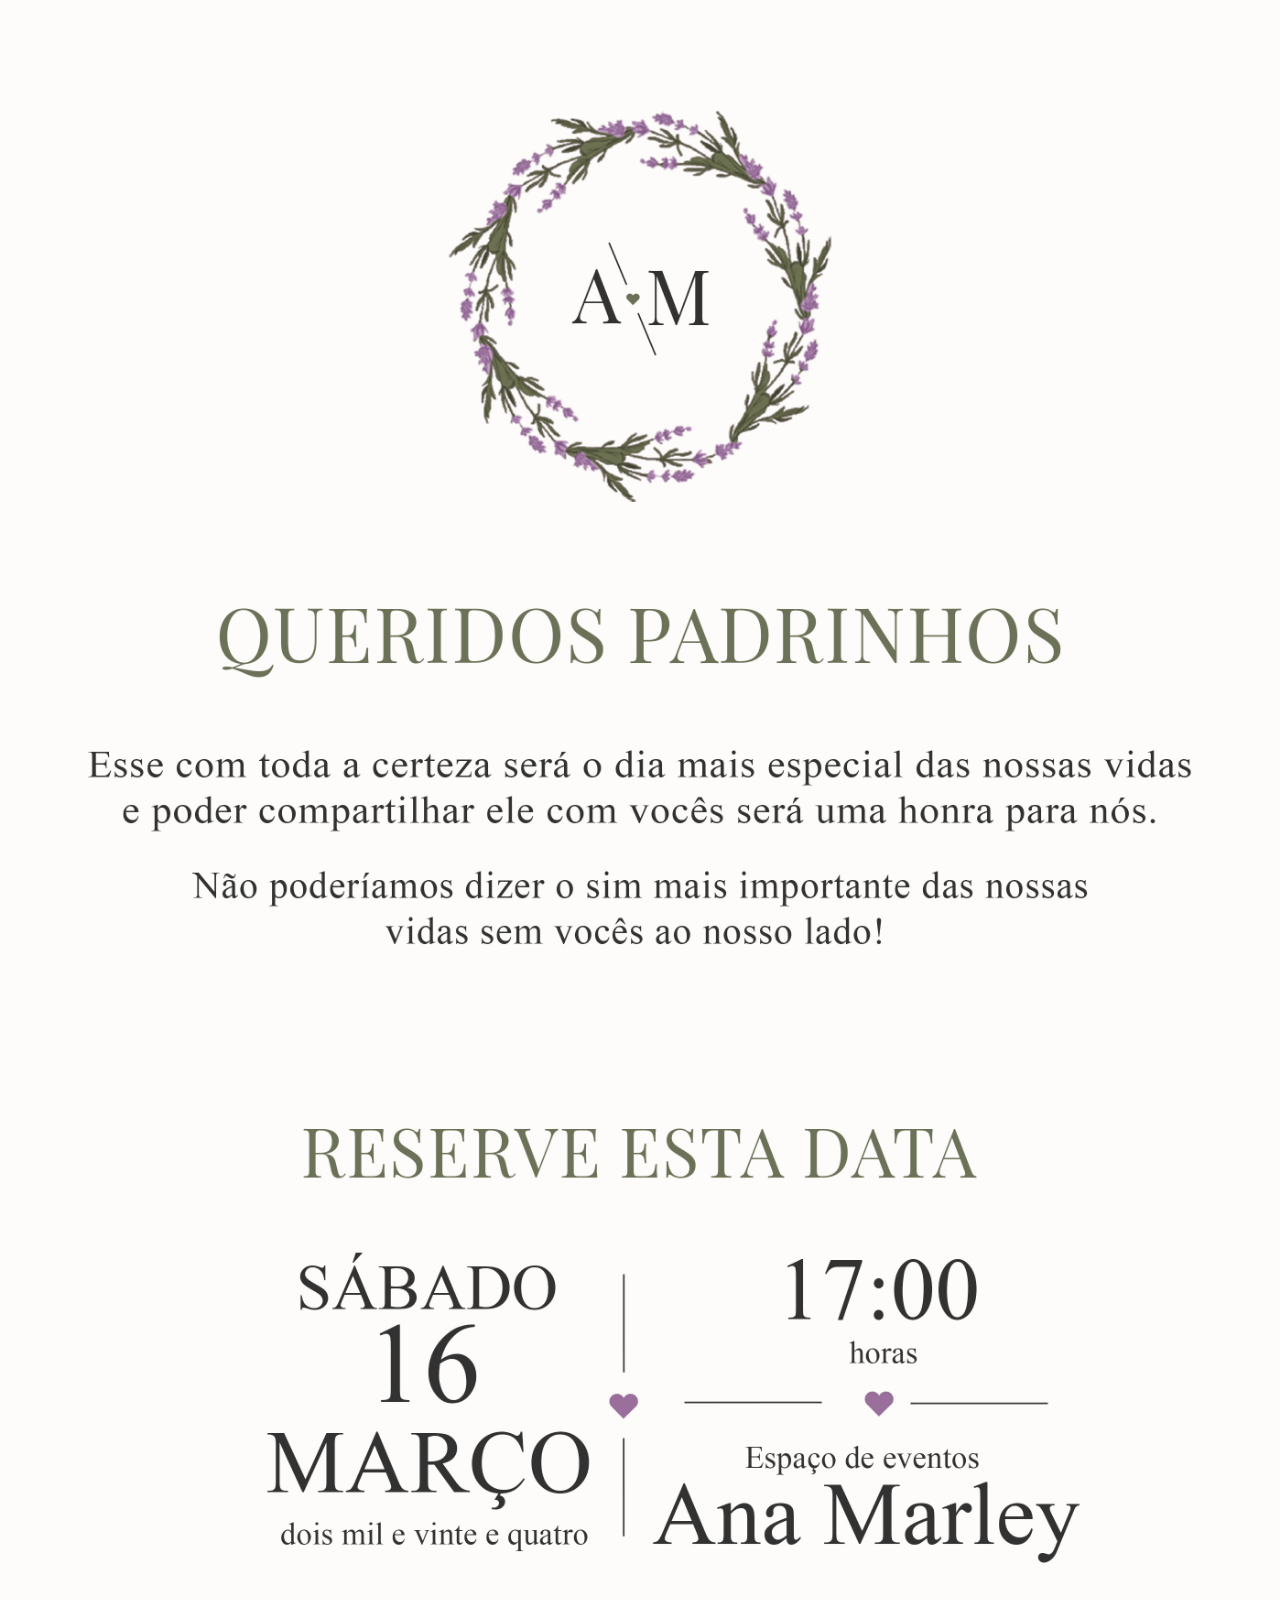
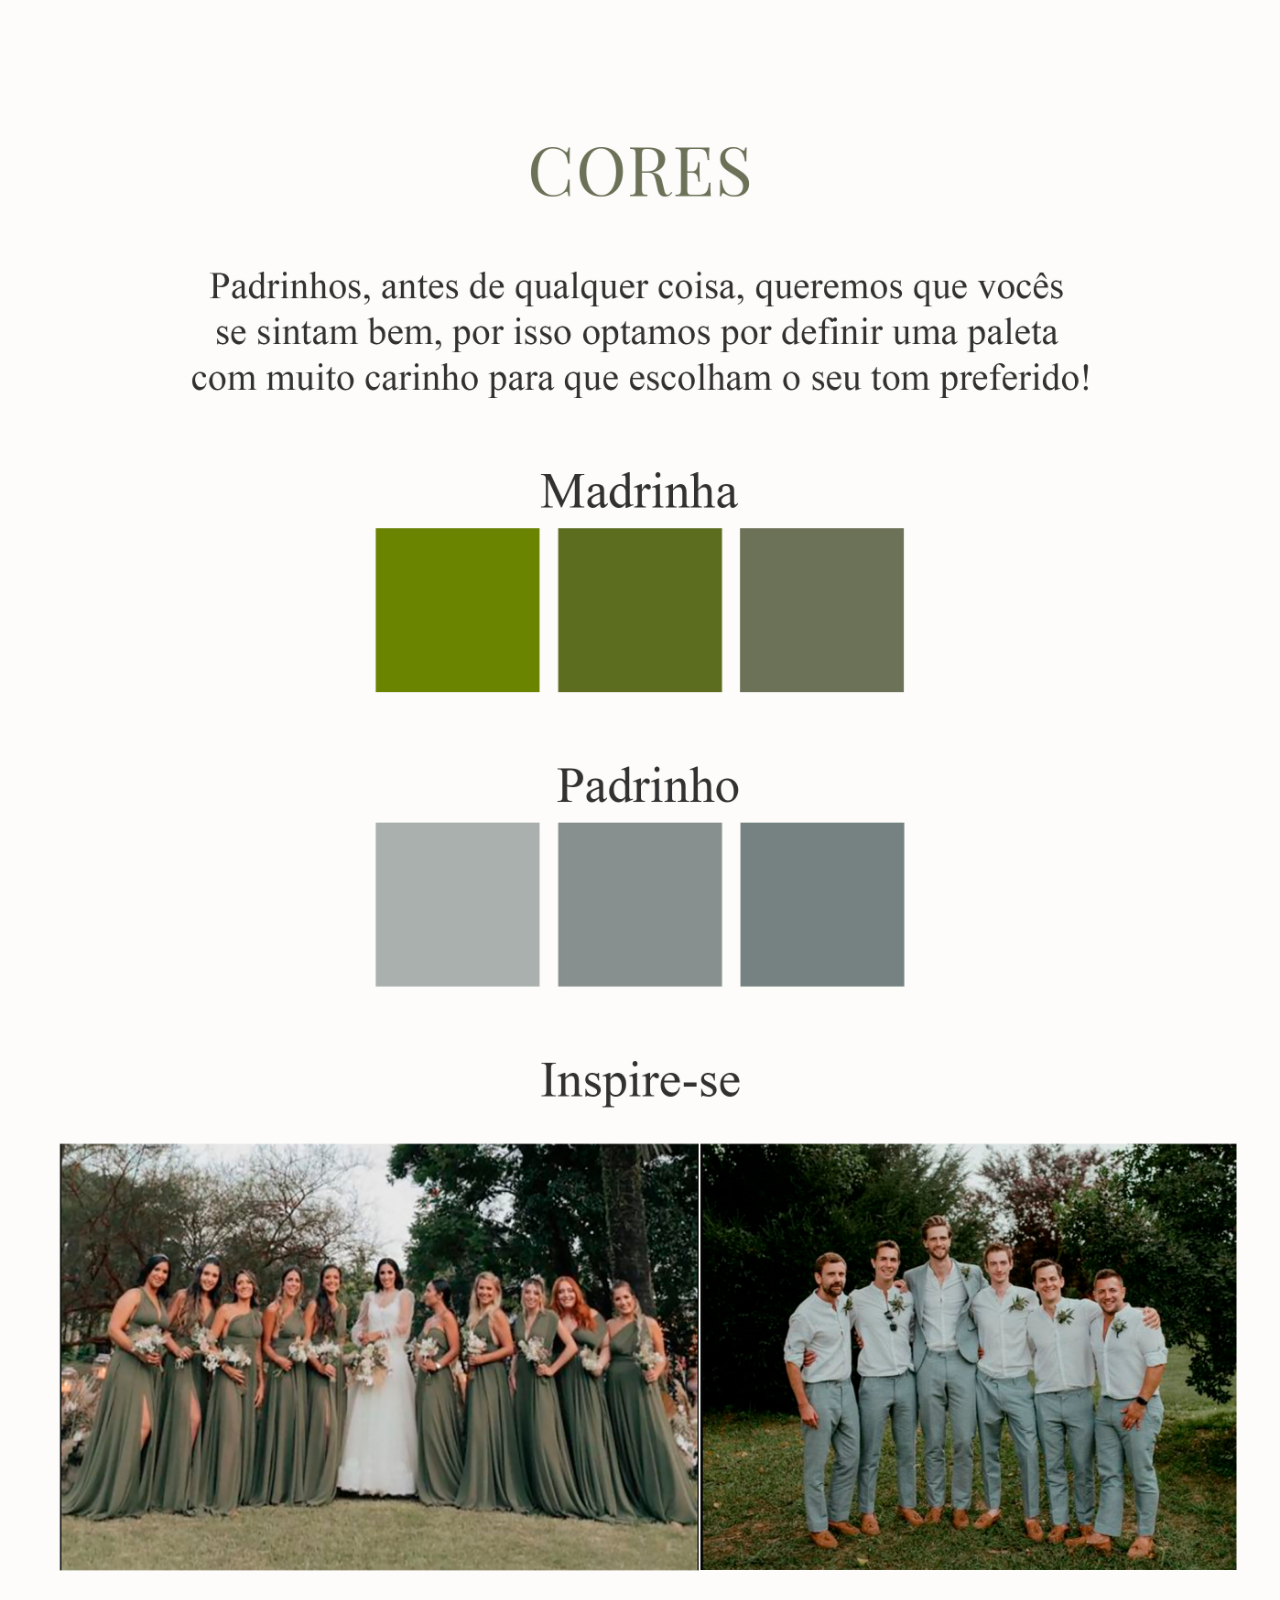
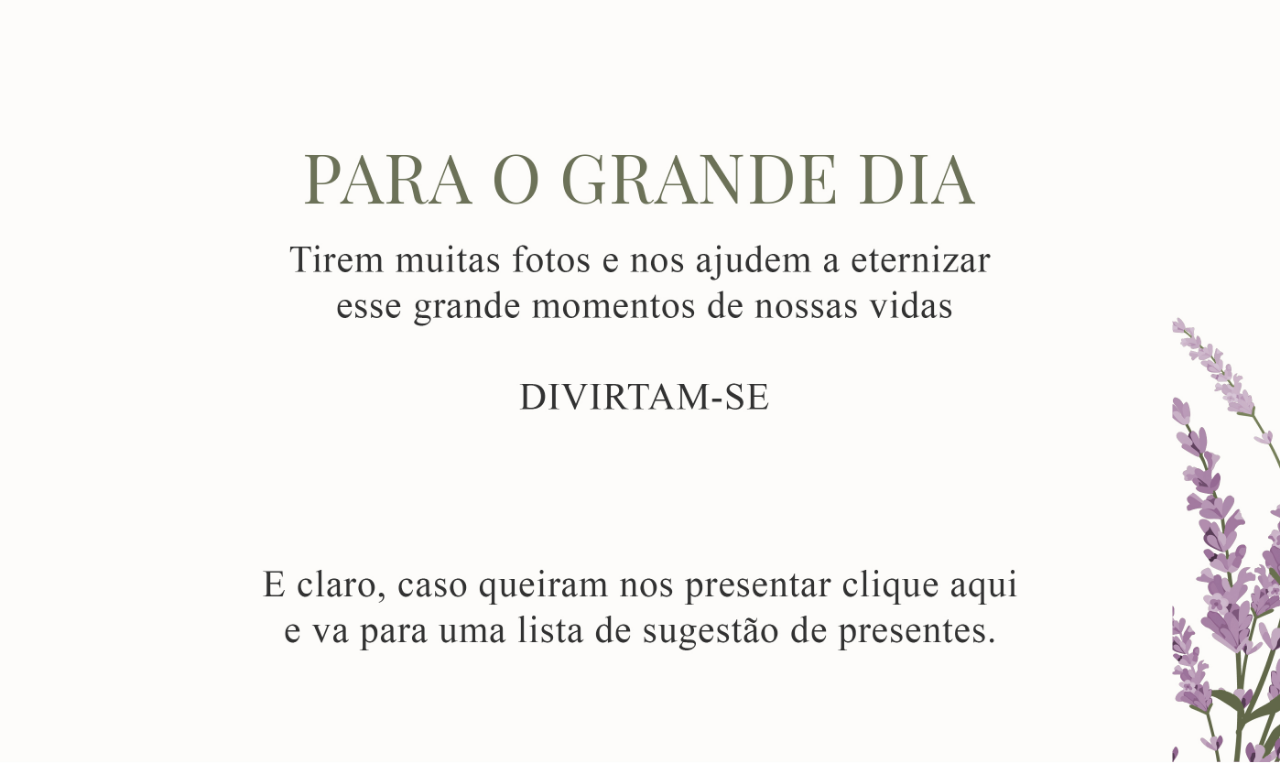
<file: index.html>
<!DOCTYPE html>
<html lang="pt-br">
  <head>
    <meta charset="UTF-8" />
    <meta name="viewport" content="width=device-width, initial-scale=1.0" />
    <title>Sua Página</title>
    <style>
      body {
        margin: 0;
        padding: 0;
        background-color: #f0f0f0;
        overflow: auto; /* Cor de fundo opcional para melhor visualização */
      }

      img {
        max-width: 100%;
        height: auto;
      }

      a {
        float: left;
        width: 100%;
        margin-top: -10vh;
        height: 10vh;
      }

      @media (min-width: 900px) {
        a {
          float: left;
          width: 100%;
          margin-top: -30vh;
          height: 30vh;
        }
      }
    </style>
  </head>
  <body>
    <img
      src="MANUAL_MADRINHAS.jpg"
      alt="Manual padrinhos"
      style="float: left"
    />
    <a
      style=""
      href="https://docs.google.com/spreadsheets/d/1PYUyc1yiFObmLX7wbJ6-zKHeY-odiQhPwC0qGUYWk6w/edit?usp=sharing"
      target="_blank"
    ></a>
  </body>
</html>
</file>
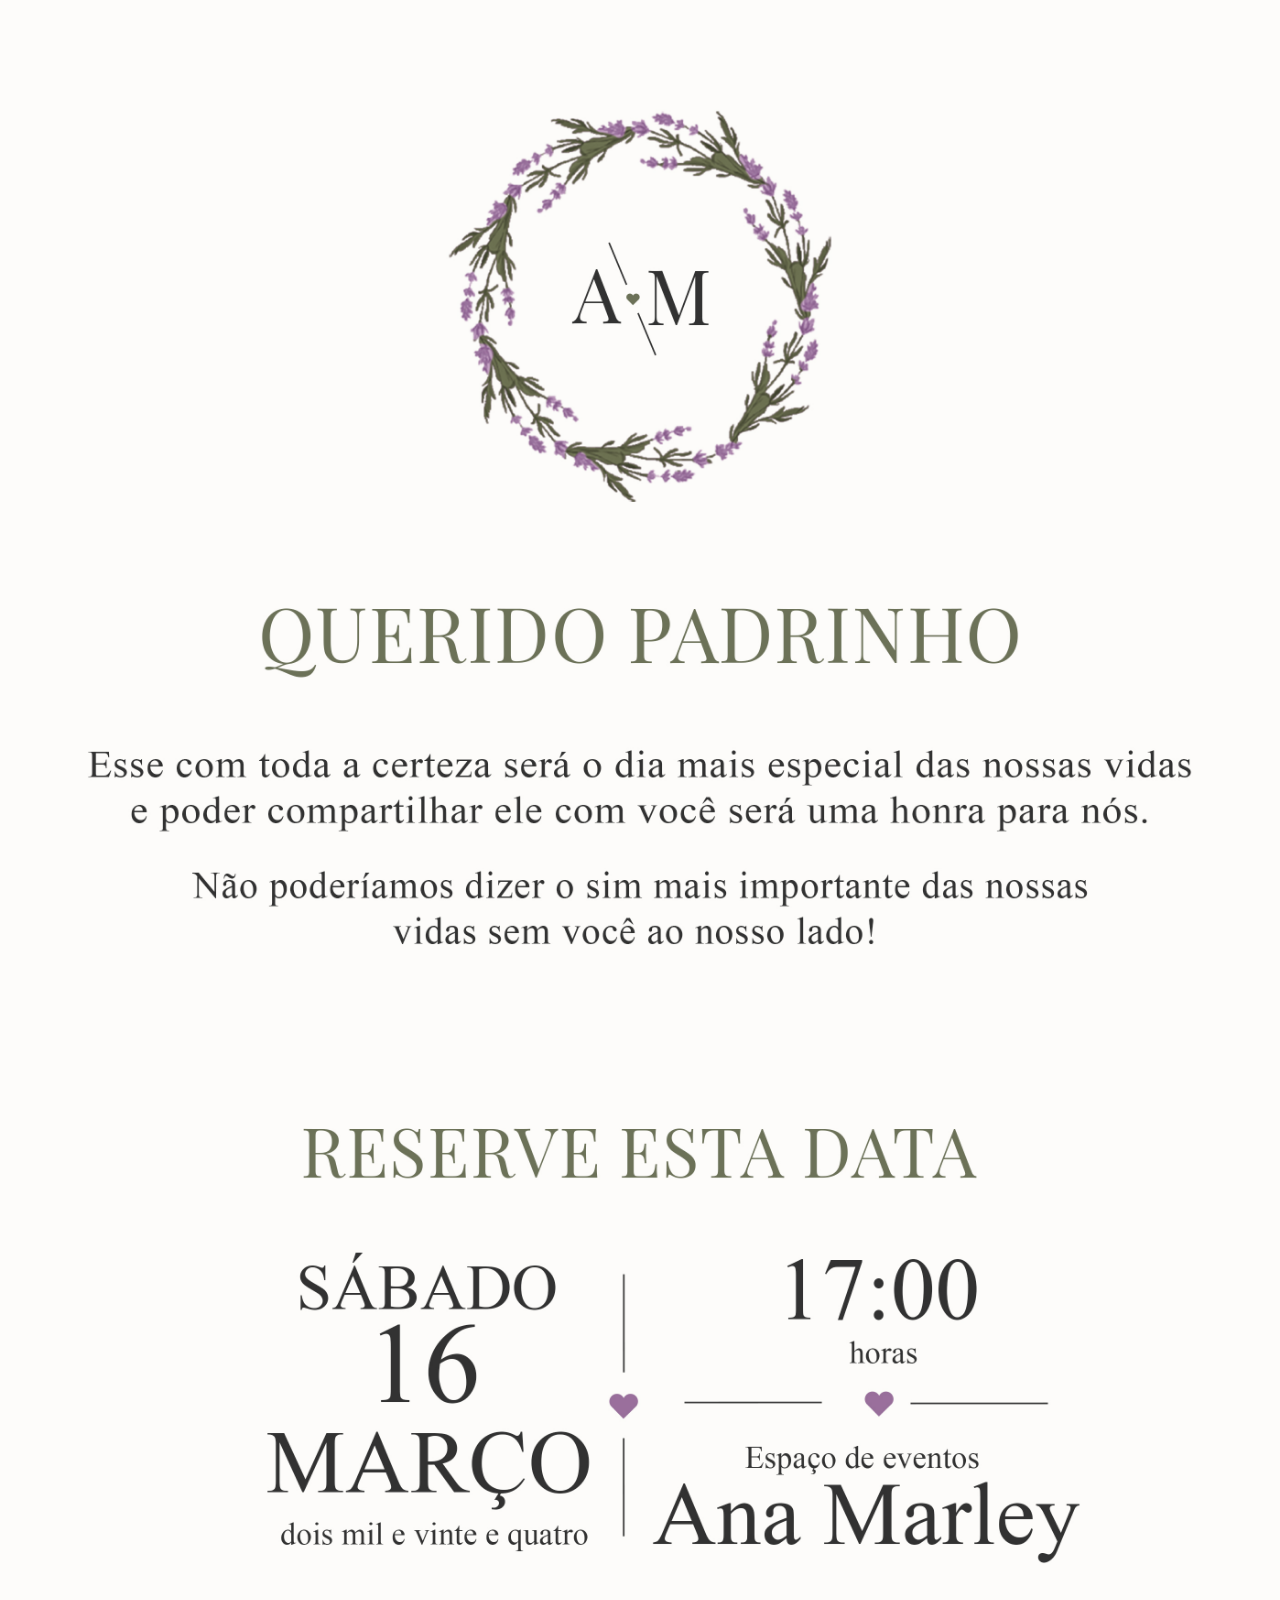
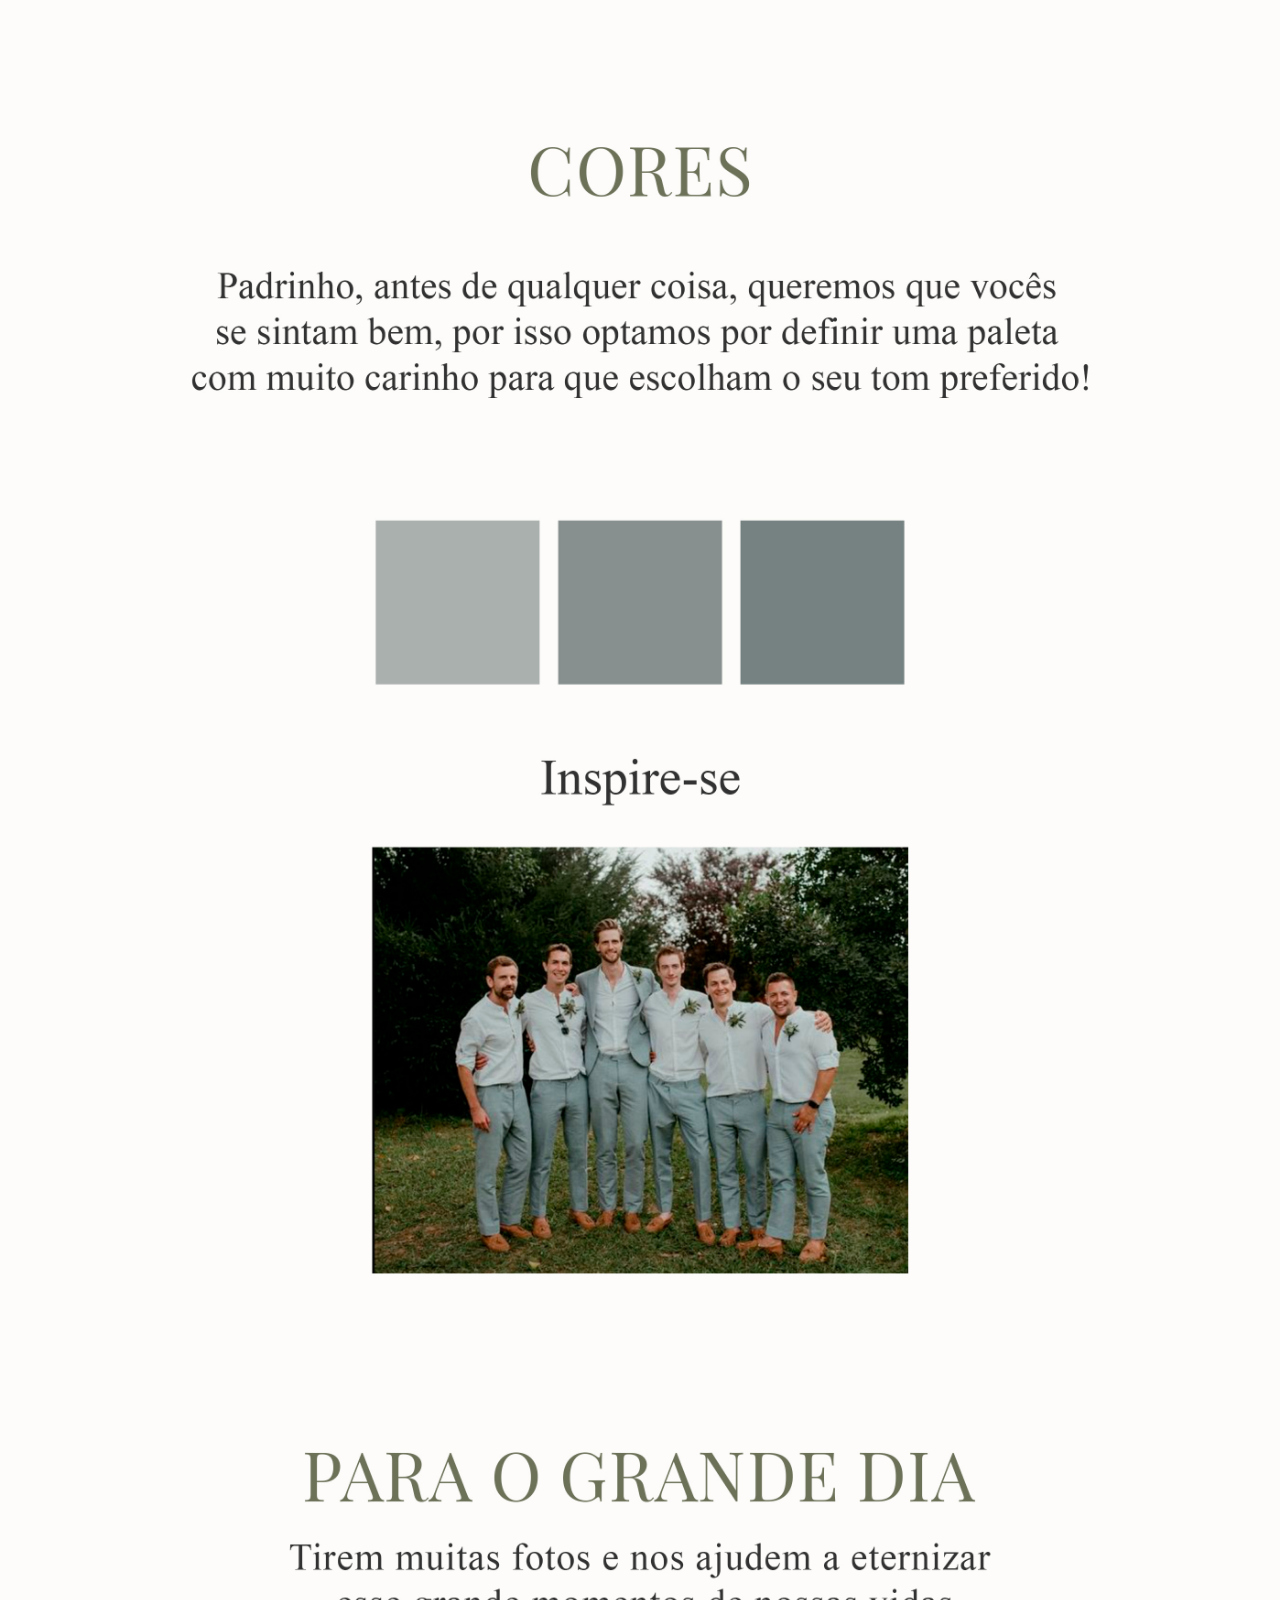
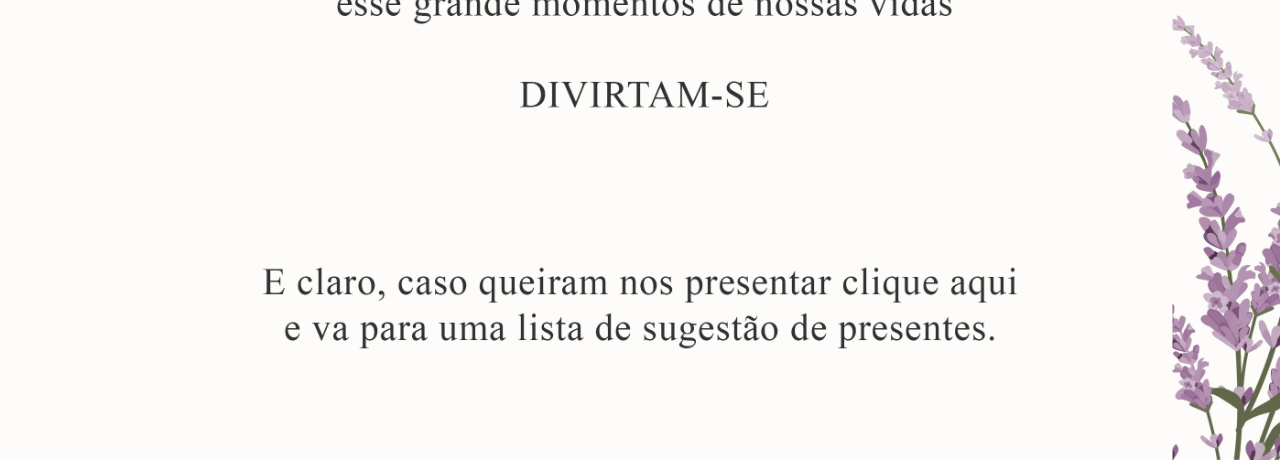
<file: eliezer.html>
<!DOCTYPE html>
<html lang="pt-br">
  <head>
    <meta charset="UTF-8" />
    <meta name="viewport" content="width=device-width, initial-scale=1.0" />
    <title>Sua Página</title>
    <style>
      body {
        margin: 0;
        padding: 0;
        background-color: #f0f0f0;
        overflow: auto; /* Cor de fundo opcional para melhor visualização */
      }

      img {
        max-width: 100%;
        height: auto;
      }

      a {
        float: left;
        width: 100%;
        margin-top: -10vh;
        height: 10vh;
      }

      @media (min-width: 900px) {
        a {
          float: left;
          width: 100%;
          margin-top: -30vh;
          height: 30vh;
        }
      }
    </style>
  </head>
  <body>
    <img src="MANUAL_ELIEZER.jpg" alt="Manual padrinhos" style="float: left" />
    <a
      style=""
      href="https://docs.google.com/spreadsheets/d/1PYUyc1yiFObmLX7wbJ6-zKHeY-odiQhPwC0qGUYWk6w/edit?usp=sharing"
      target="_blank"
    ></a>
  </body>
</html>
</file>
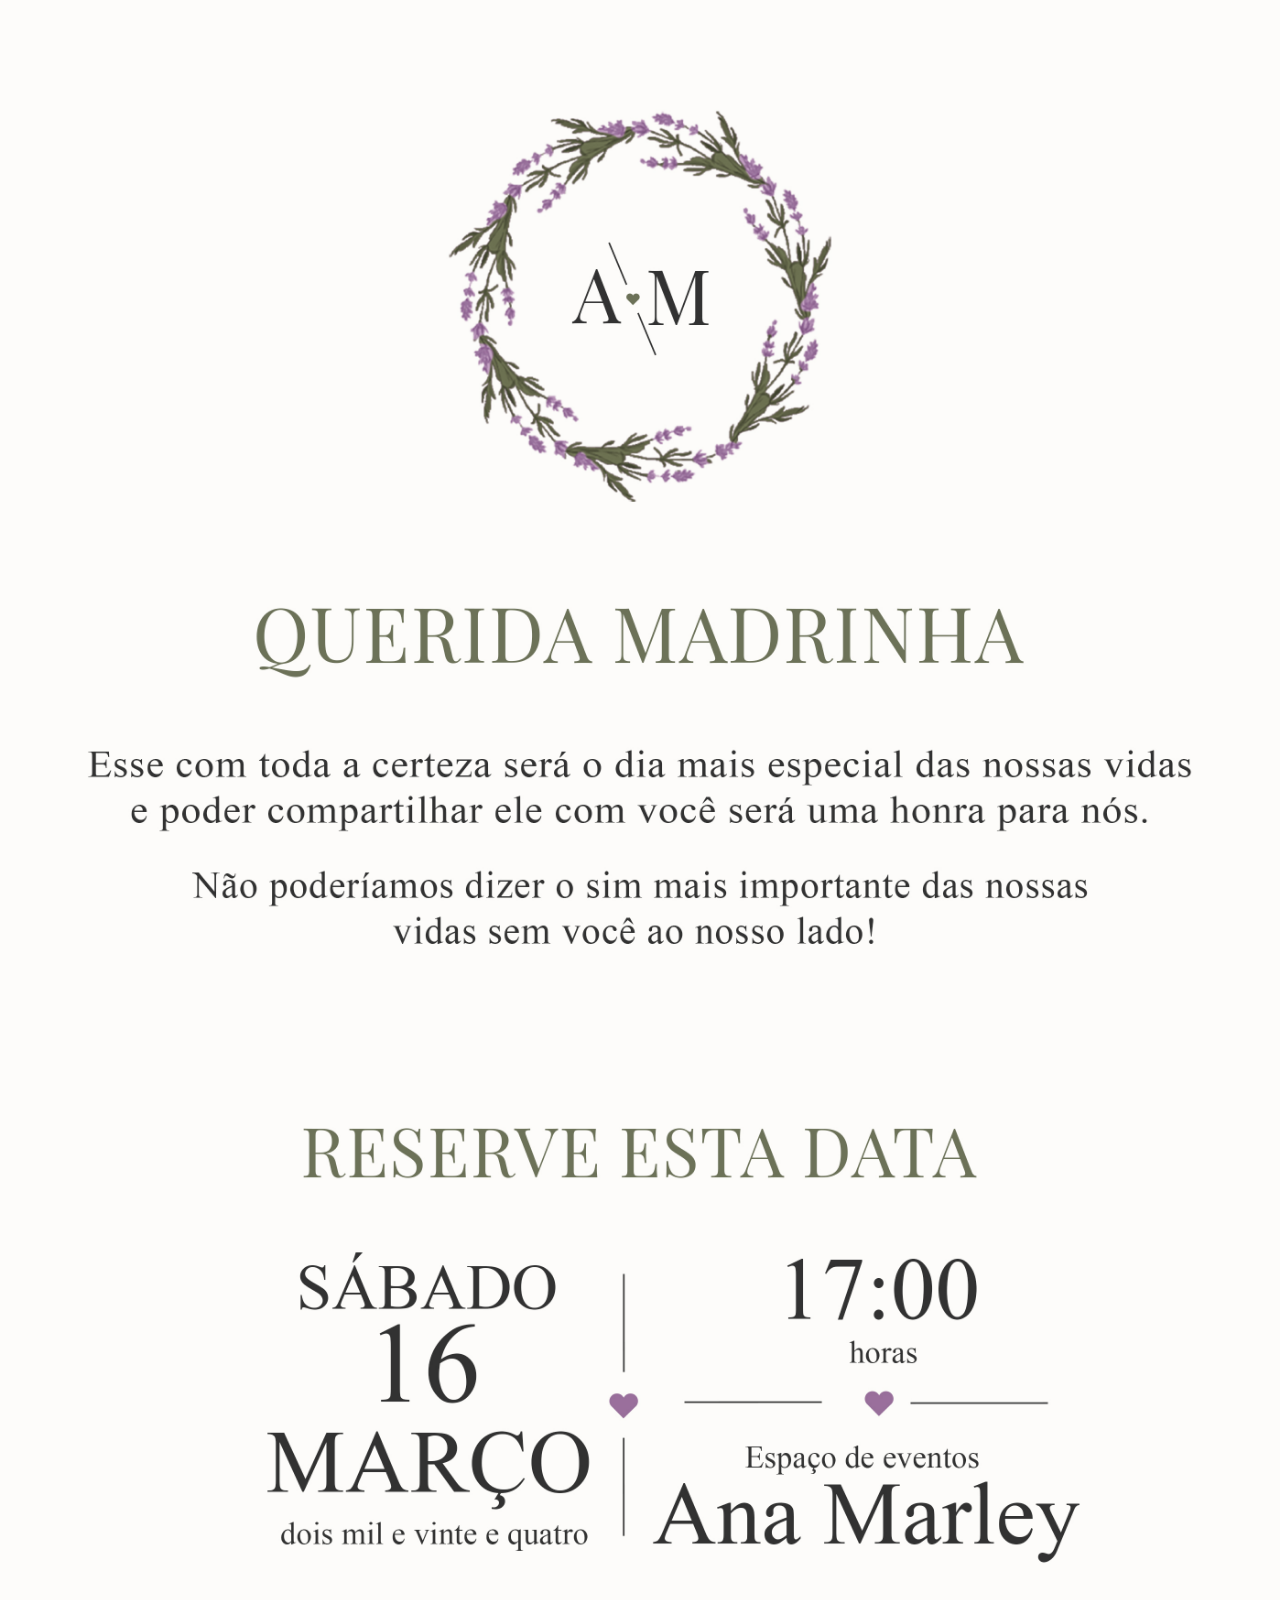
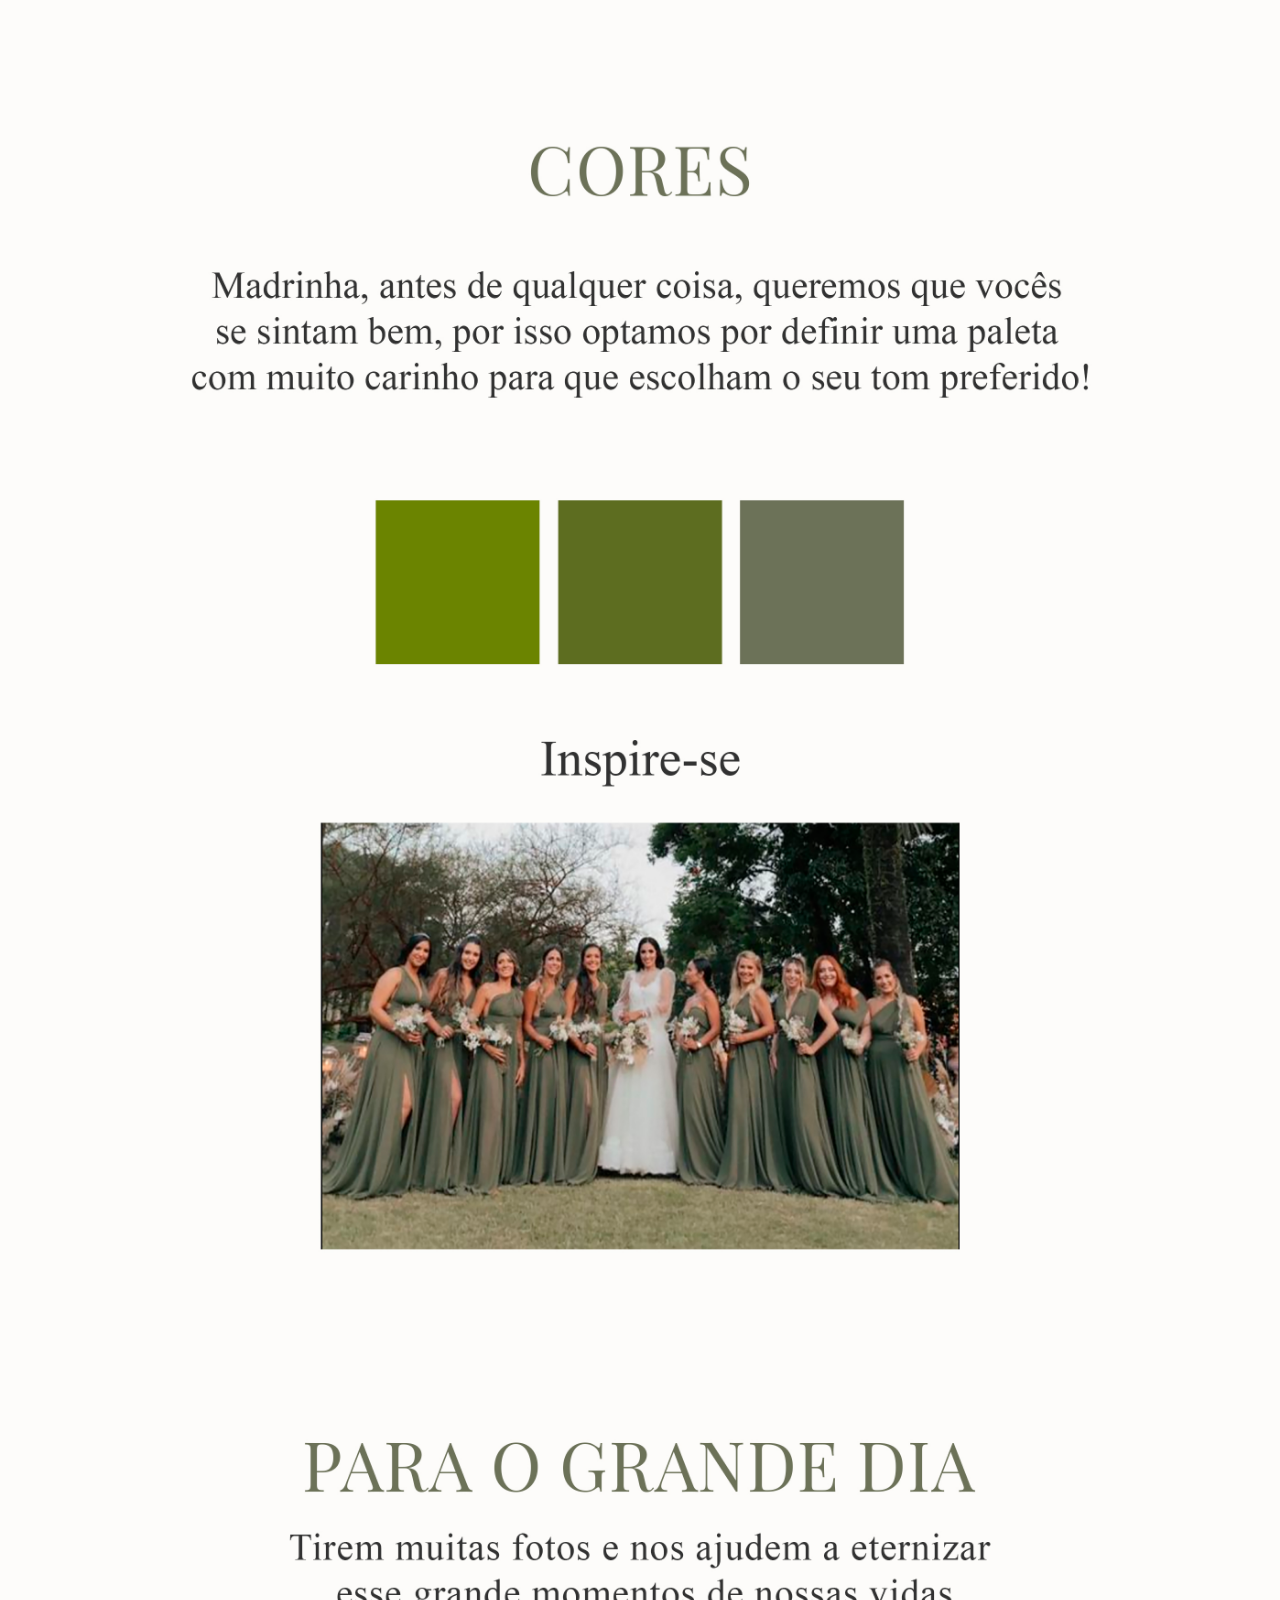
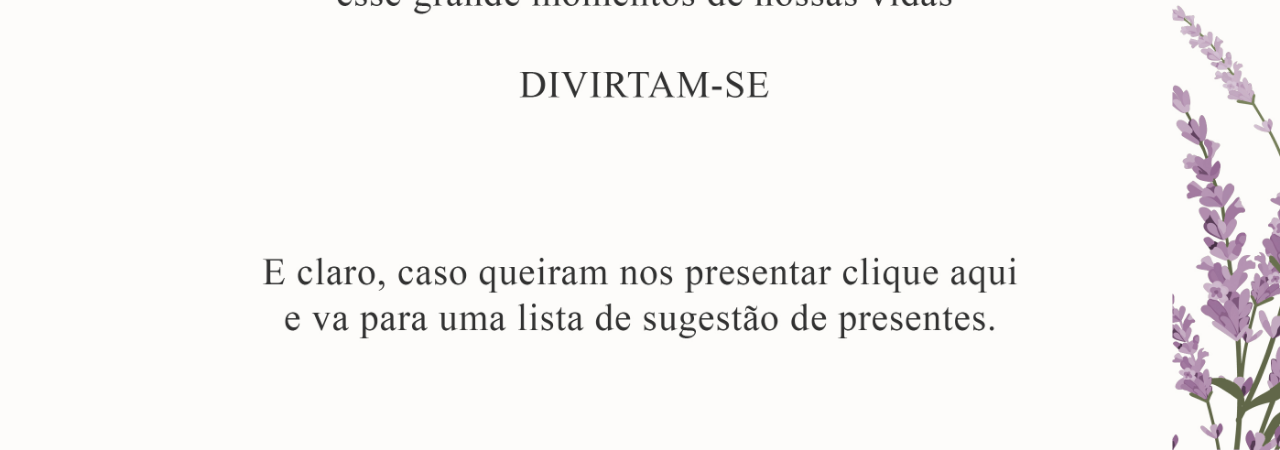
<file: madara.html>
<!DOCTYPE html>
<html lang="pt-br">
  <head>
    <meta charset="UTF-8" />
    <meta name="viewport" content="width=device-width, initial-scale=1.0" />
    <title>Sua Página</title>
    <style>
      body {
        margin: 0;
        padding: 0;
        background-color: #f0f0f0;
        overflow: auto; /* Cor de fundo opcional para melhor visualização */
      }

      img {
        max-width: 100%;
        height: auto;
      }

      a {
        float: left;
        width: 100%;
        margin-top: -10vh;
        height: 10vh;
      }

      @media (min-width: 900px) {
        a {
          float: left;
          width: 100%;
          margin-top: -30vh;
          height: 30vh;
        }
      }
    </style>
  </head>
  <body>
    <img src="MANUAL_MADARA.jpg" alt="Manual padrinhos" style="float: left" />
    <a
      style=""
      href="https://docs.google.com/spreadsheets/d/1PYUyc1yiFObmLX7wbJ6-zKHeY-odiQhPwC0qGUYWk6w/edit?usp=sharing"
      target="_blank"
    ></a>
  </body>
</html>
</file>
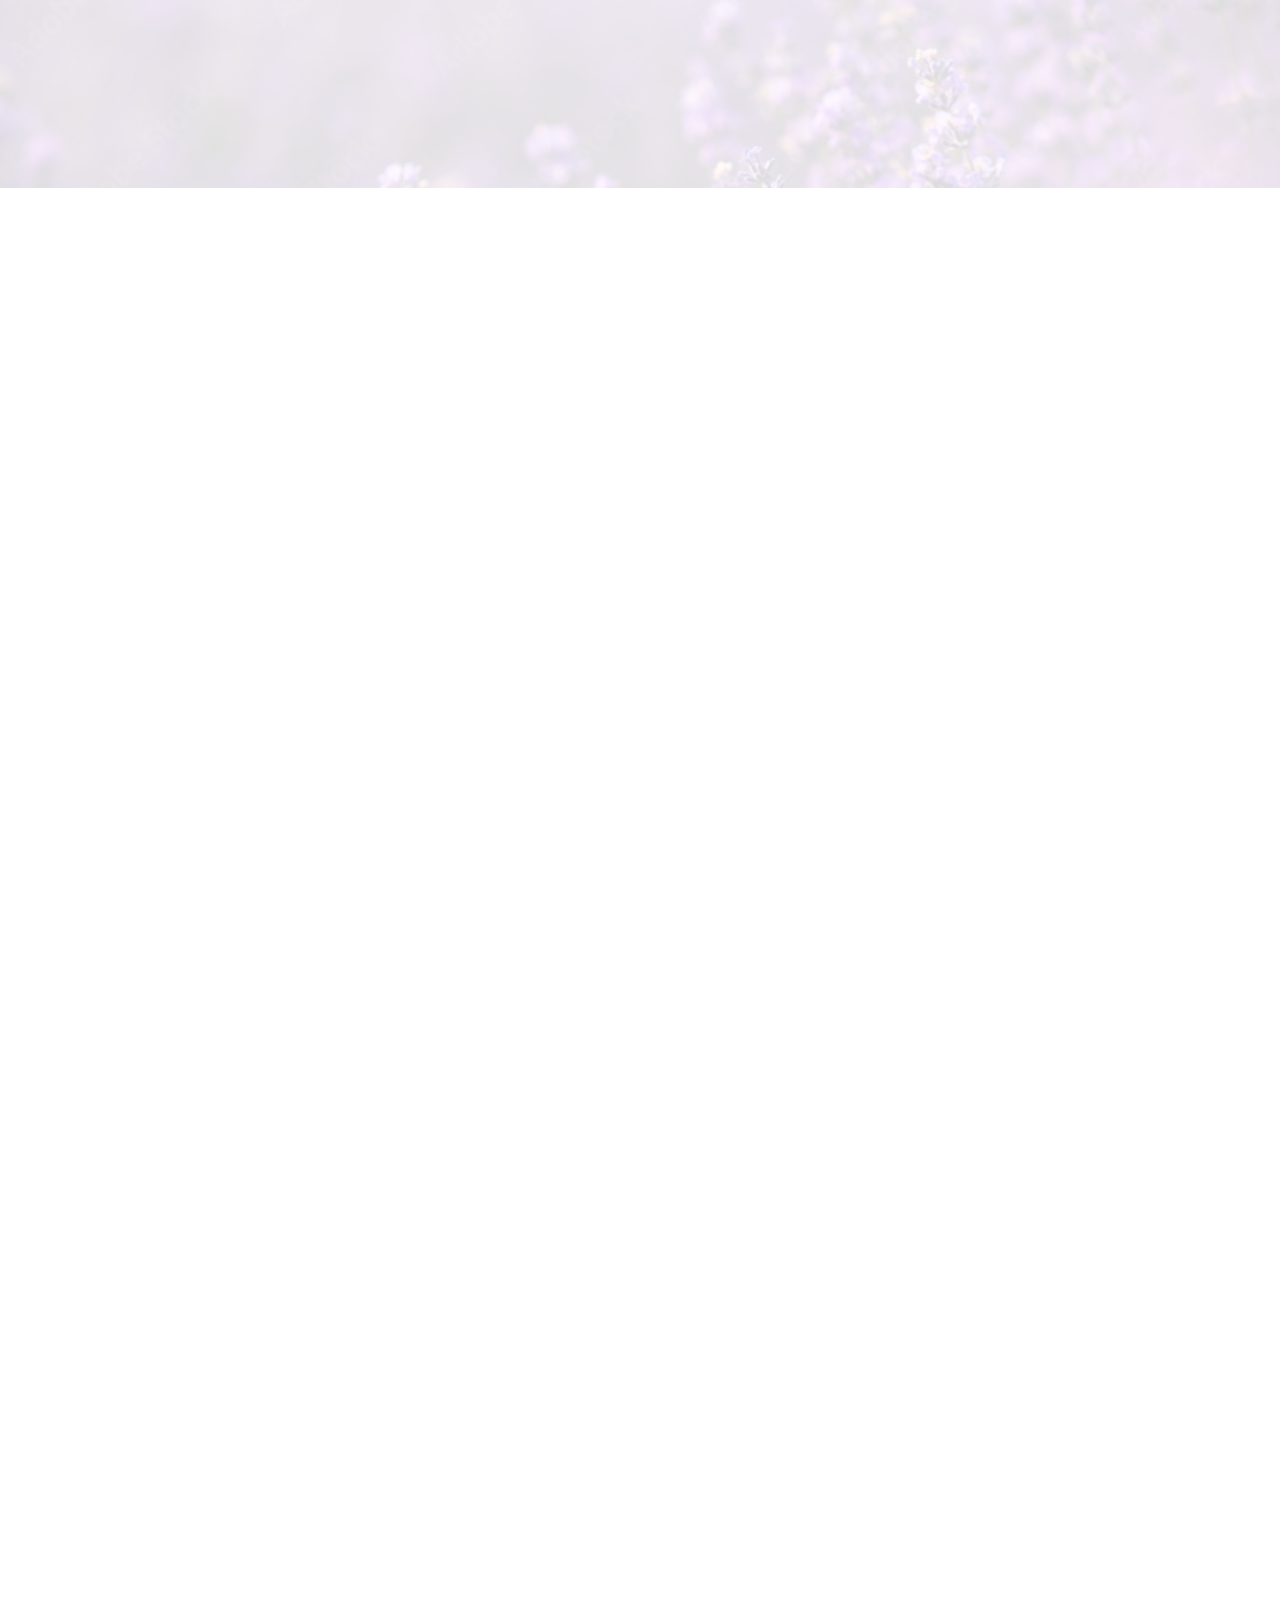
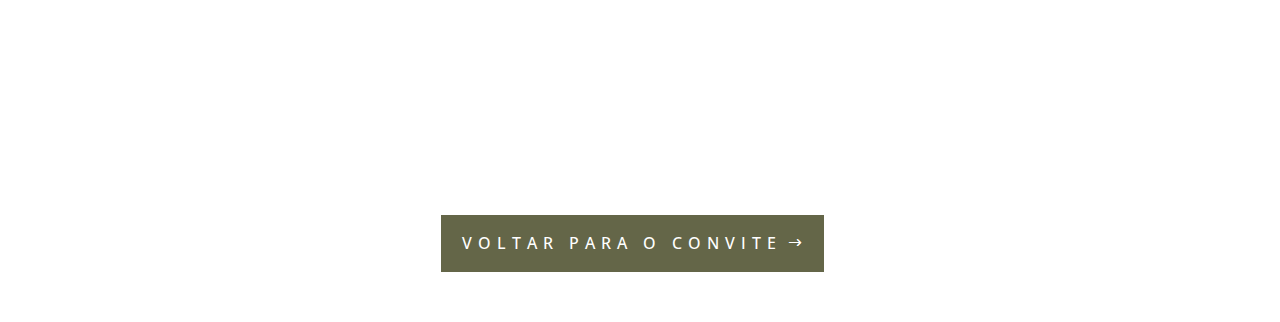
<file: nos.html>
<!DOCTYPE html>
<!--[if IE 6]>
<html id="ie6" lang="en-US">
<![endif]-->
<!--[if IE 7]>
<html id="ie7" lang="en-US">
<![endif]-->
<!--[if IE 8]>
<html id="ie8" lang="en-US">
<![endif]-->
<!--[if !(IE 6) | !(IE 7) | !(IE 8)]><!-->
<html lang="en-US">
  <!--<![endif]-->

  <!-- Mirrored from www.elegantthemes.com/layouts/events/wedding-home-page/live-demo by HTTrack Website Copier/3.x [XR&CO'2014], Wed, 17 Jan 2024 00:26:06 GMT -->
  <!-- Added by HTTrack --><meta
    http-equiv="content-type"
    content="text/html;charset=UTF-8"
  /><!-- /Added by HTTrack -->
  <head>
    <meta charset="UTF-8" />
    <meta http-equiv="X-UA-Compatible" content="IE=edge" />
    <!--[if lt IE 9]>
      <script
        src="https://www.elegantthemes.com/layouts/wp-content/themes/Divi/js/html5.js"
        type="text/javascript"
      ></script>
    <![endif]-->
    <script type="text/javascript">
      document.documentElement.className = "js";
    </script>
    <meta name="robots" content="noindex, follow" />

    <title>Alessandra e Matheus</title>
    <meta property="og:locale" content="en_US" />
    <meta property="og:type" content="article" />
    <meta property="og:title" content="Alessandra e Matheus" />
    <meta
      property="og:url"
      content="https://www.elegantthemes.com/layouts/events/wedding-home-page/live-demo"
    />
    <meta property="og:site_name" content="Elegant Themes" />
    <meta
      property="article:publisher"
      content="https://www.facebook.com/elegantthemes"
    />
    <meta
      property="article:modified_time"
      content="2018-01-31T22:32:24+00:00"
    />
    <meta name="twitter:card" content="summary_large_image" />
    <meta name="twitter:site" content="@elegantthemes" />

    <link rel="dns-prefetch" href="http://fonts.googleapis.com/" />
    <link
      rel="alternate"
      type="application/rss+xml"
      title="Elegant Themes &raquo; Feed"
      href="https://www.elegantthemes.com/layouts/feed"
    />
    <link
      rel="alternate"
      type="application/rss+xml"
      title="Elegant Themes &raquo; Comments Feed"
      href="https://www.elegantthemes.com/layouts/comments/feed"
    />
    <meta content="Divi v.4.23.4" name="generator" />
    <style id="wp-block-library-theme-inline-css" type="text/css">
      .wp-block-audio figcaption {
        color: #555;
        font-size: 13px;
        text-align: center;
      }
      .is-dark-theme .wp-block-audio figcaption {
        color: hsla(0, 0%, 100%, 0.65);
      }
      .wp-block-audio {
        margin: 0 0 1em;
      }
      .wp-block-code {
        border: 1px solid #ccc;
        border-radius: 4px;
        font-family: Menlo, Consolas, monaco, monospace;
        padding: 0.8em 1em;
      }
      .wp-block-embed figcaption {
        color: #555;
        font-size: 13px;
        text-align: center;
      }
      .is-dark-theme .wp-block-embed figcaption {
        color: hsla(0, 0%, 100%, 0.65);
      }
      .wp-block-embed {
        margin: 0 0 1em;
      }
      .blocks-gallery-caption {
        color: #555;
        font-size: 13px;
        text-align: center;
      }
      .is-dark-theme .blocks-gallery-caption {
        color: hsla(0, 0%, 100%, 0.65);
      }
      .wp-block-image figcaption {
        color: #555;
        font-size: 13px;
        text-align: center;
      }
      .is-dark-theme .wp-block-image figcaption {
        color: hsla(0, 0%, 100%, 0.65);
      }
      .wp-block-image {
        margin: 0 0 1em;
      }
      .wp-block-pullquote {
        border-bottom: 4px solid;
        border-top: 4px solid;
        color: currentColor;
        margin-bottom: 1.75em;
      }
      .wp-block-pullquote cite,
      .wp-block-pullquote footer,
      .wp-block-pullquote__citation {
        color: currentColor;
        font-size: 0.8125em;
        font-style: normal;
        text-transform: uppercase;
      }
      .wp-block-quote {
        border-left: 0.25em solid;
        margin: 0 0 1.75em;
        padding-left: 1em;
      }
      .wp-block-quote cite,
      .wp-block-quote footer {
        color: currentColor;
        font-size: 0.8125em;
        font-style: normal;
        position: relative;
      }
      .wp-block-quote.has-text-align-right {
        border-left: none;
        border-right: 0.25em solid;
        padding-left: 0;
        padding-right: 1em;
      }
      .wp-block-quote.has-text-align-center {
        border: none;
        padding-left: 0;
      }
      .wp-block-quote.is-large,
      .wp-block-quote.is-style-large,
      .wp-block-quote.is-style-plain {
        border: none;
      }
      .wp-block-search .wp-block-search__label {
        font-weight: 700;
      }
      .wp-block-search__button {
        border: 1px solid #ccc;
        padding: 0.375em 0.625em;
      }
      :where(.wp-block-group.has-background) {
        padding: 1.25em 2.375em;
      }
      .wp-block-separator.has-css-opacity {
        opacity: 0.4;
      }
      .wp-block-separator {
        border: none;
        border-bottom: 2px solid;
        margin-left: auto;
        margin-right: auto;
      }
      .wp-block-separator.has-alpha-channel-opacity {
        opacity: 1;
      }
      .wp-block-separator:not(.is-style-wide):not(.is-style-dots) {
        width: 100px;
      }
      .wp-block-separator.has-background:not(.is-style-dots) {
        border-bottom: none;
        height: 1px;
      }
      .wp-block-separator.has-background:not(.is-style-wide):not(
          .is-style-dots
        ) {
        height: 2px;
      }
      .wp-block-table {
        margin: 0 0 1em;
      }
      .wp-block-table td,
      .wp-block-table th {
        word-break: normal;
      }
      .wp-block-table figcaption {
        color: #555;
        font-size: 13px;
        text-align: center;
      }
      .is-dark-theme .wp-block-table figcaption {
        color: hsla(0, 0%, 100%, 0.65);
      }
      .wp-block-video figcaption {
        color: #555;
        font-size: 13px;
        text-align: center;
      }
      .is-dark-theme .wp-block-video figcaption {
        color: hsla(0, 0%, 100%, 0.65);
      }
      .wp-block-video {
        margin: 0 0 1em;
      }
      .wp-block-template-part.has-background {
        margin-bottom: 0;
        margin-top: 0;
        padding: 1.25em 2.375em;
      }
    </style>
    <link
      rel="stylesheet"
      id="woocommerce-layout-css"
      href="./wp-content/plugins/woocommerce/assets/css/woocommerce-layout2ff6.css?ver=8.5.1"
      type="text/css"
      media="all"
    />
    <link
      rel="stylesheet"
      id="woocommerce-smallscreen-css"
      href="./wp-content/plugins/woocommerce/assets/css/woocommerce-smallscreen2ff6.css?ver=8.5.1"
      type="text/css"
      media="only screen and (max-width: 768px)"
    />
    <link
      rel="stylesheet"
      id="woocommerce-general-css"
      href="./wp-content/plugins/woocommerce/assets/css/woocommerce2ff6.css?ver=8.5.1"
      type="text/css"
      media="all"
    />
    <style id="woocommerce-inline-inline-css" type="text/css">
      .woocommerce form .form-row .required {
        visibility: visible;
      }
    </style>
    <link
      rel="stylesheet"
      id="et-divi-open-sans-css"
      href="https://fonts.googleapis.com/css?family=Open+Sans:300italic,400italic,600italic,700italic,800italic,400,300,600,700,800&amp;subset=latin,latin-ext&amp;display=swap"
      type="text/css"
      media="all"
    />
    <link
      rel="stylesheet"
      id="et-builder-googlefonts-cached-css"
      href="https://fonts.googleapis.com/css?family=Poppins:100,100italic,200,200italic,300,300italic,regular,italic,500,500italic,600,600italic,700,700italic,800,800italic,900,900italic|Comfortaa:300,regular,500,600,700|Open+Sans:300,regular,500,600,700,800,300italic,italic,500italic,600italic,700italic,800italic&amp;subset=latin,latin-ext&amp;display=swap"
      type="text/css"
      media="all"
    />
    <link
      rel="stylesheet"
      id="divi-style-css"
      href="./wp-content/themes/Divi/style-static.mine64d.css?ver=4.23.4"
      type="text/css"
      media="all"
    />
    <script
      type="text/javascript"
      src="./wp-includes/js/jquery/jquery.minf43b.js?ver=3.7.1"
      id="jquery-core-js"
    ></script>
    <script
      type="text/javascript"
      src="./wp-includes/js/jquery/jquery-migrate.min5589.js?ver=3.4.1"
      id="jquery-migrate-js"
    ></script>
    <script
      type="text/javascript"
      src="./wp-content/plugins/woocommerce/assets/js/jquery-blockui/jquery.blockUI.min87a1.js?ver=2.7.0-wc.8.5.1"
      id="jquery-blockui-js"
      defer="defer"
      data-wp-strategy="defer"
    ></script>
    <script type="text/javascript" id="wc-add-to-cart-js-extra">
      /* <![CDATA[ */
      var wc_add_to_cart_params = {
        ajax_url: "\/layouts\/wp-admin\/admin-ajax.php",
        wc_ajax_url: "\/layouts\/?wc-ajax=%%endpoint%%",
        i18n_view_cart: "View cart",
        cart_url: "https:\/\/www.elegantthemes.com\/layouts\/cart",
        is_cart: "",
        cart_redirect_after_add: "no",
      };
      /* ]]> */
    </script>
    <script
      type="text/javascript"
      src="./wp-content/plugins/woocommerce/assets/js/frontend/add-to-cart.min2ff6.js?ver=8.5.1"
      id="wc-add-to-cart-js"
      defer="defer"
      data-wp-strategy="defer"
    ></script>
    <script
      type="text/javascript"
      src="./wp-content/plugins/woocommerce/assets/js/js-cookie/js.cookie.mine837.js?ver=2.1.4-wc.8.5.1"
      id="js-cookie-js"
      defer="defer"
      data-wp-strategy="defer"
    ></script>
    <script type="text/javascript" id="woocommerce-js-extra">
      /* <![CDATA[ */
      var woocommerce_params = {
        ajax_url: "\/layouts\/wp-admin\/admin-ajax.php",
        wc_ajax_url: "\/layouts\/?wc-ajax=%%endpoint%%",
      };
      /* ]]> */
    </script>
    <script
      type="text/javascript"
      src="./wp-content/plugins/woocommerce/assets/js/frontend/woocommerce.min2ff6.js?ver=8.5.1"
      id="woocommerce-js"
      defer="defer"
      data-wp-strategy="defer"
    ></script>
    <link
      rel="https://api.w.org/"
      href="https://www.elegantthemes.com/layouts/wp-json/"
    />
    <link
      rel="alternate"
      type="application/json"
      href="https://www.elegantthemes.com/layouts/wp-json/wp/v2/pages/209101"
    />

    <style id="et-critical-inline-css">
      .et_header_style_centered .mobile_nav .select_page,
      .et_header_style_split .mobile_nav .select_page,
      .et_nav_text_color_light #top-menu > li > a,
      .et_nav_text_color_dark #top-menu > li > a,
      #top-menu a,
      .et_mobile_menu li a,
      .et_nav_text_color_light .et_mobile_menu li a,
      .et_nav_text_color_dark .et_mobile_menu li a,
      #et_search_icon:before,
      .et_search_form_container input,
      span.et_close_search_field:after,
      #et-top-navigation .et-cart-info {
        color: #20292f;
      }
      .et_search_form_container input::-moz-placeholder {
        color: #20292f;
      }
      .et_search_form_container input::-webkit-input-placeholder {
        color: #20292f;
      }
      .et_search_form_container input:-ms-input-placeholder {
        color: #20292f;
      }
      #top-menu li a {
        font-size: 15px;
      }
      body.et_vertical_nav
        .container.et_search_form_container
        .et-search-form
        input {
        font-size: 15px !important;
      }
      @media only screen and (min-width: 981px) {
        .et-fixed-header #top-menu a,
        .et-fixed-header #et_search_icon:before,
        .et-fixed-header #et_top_search .et-search-form input,
        .et-fixed-header .et_search_form_container input,
        .et-fixed-header .et_close_search_field:after,
        .et-fixed-header #et-top-navigation .et-cart-info {
          color: #20292f !important;
        }
        .et-fixed-header .et_search_form_container input::-moz-placeholder {
          color: #20292f !important;
        }
        .et-fixed-header
          .et_search_form_container
          input::-webkit-input-placeholder {
          color: #20292f !important;
        }
        .et-fixed-header .et_search_form_container input:-ms-input-placeholder {
          color: #20292f !important;
        }
      }
      @media only screen and (min-width: 1350px) {
        .et_pb_row {
          padding: 27px 0;
        }
        .et_pb_section {
          padding: 54px 0;
        }
        .single.et_pb_pagebuilder_layout.et_full_width_page
          .et_post_meta_wrapper {
          padding-top: 81px;
        }
        .et_pb_fullwidth_section {
          padding: 0;
        }
      }
      #main-header,
      #et-top-navigation {
        font-family: "Poppins", Helvetica, Arial, Lucida, sans-serif;
        display: none;
      }
      .et_divi_theme.et_fixed_nav.et_show_nav #page-container {
        padding-top: 0 !important;
      }
      .et_divi_theme .title_container h1 {
        font-family: Poppins, sans-serif;
        float: left;
        font-size: 23px;
        color: #20292f;
        padding-top: 27px;
        font-weight: 600;
        padding-bottom: 0;
        transition: padding-top 0.3s linear;
      }
      .et_divi_theme #et-top-navigation a {
        font-weight: 500 !important;
      }
      .et_divi_theme #top-menu li.current-menu-item > a {
        font-weight: 600 !important;
        color: #20292f;
      }
      .et_divi_theme #top-menu-nav > ul > li > a:hover {
        color: #71818c !important;
        opacity: 1;
      }
      @media (min-width: 981px) {
        .et_divi_theme.et_fullwidth_nav #main-header .container {
          padding-right: 40px;
          padding-left: 40px;
        }
      }
      .et_divi_theme #main-header {
        box-shadow: 0 0 30px rgba(7, 51, 84, 0.17) !important;
      }
      .et_divi_theme .et-fixed-header h1 {
        padding-top: 17px;
      }
    </style>
    <link
      rel="preload"
      as="style"
      id="et-core-unified-deferred-209101-cached-inline-styles"
      href="./wp-content/et-cache/209101/et-core-unified-deferred-209101.min0a9d.css?ver=1704422492"
      onload="this.onload=null;this.rel='stylesheet';"
    />
  </head>
  <body
    class="page-template-default page page-id-209101 theme-Divi woocommerce-no-js et_pb_button_helper_class et_fullwidth_nav et_fixed_nav et_show_nav et_primary_nav_dropdown_animation_fade et_secondary_nav_dropdown_animation_fade et_header_style_left et_pb_footer_columns4 et_cover_background et_pb_gutter windows et_pb_gutters3 et_pb_pagebuilder_layout et_no_sidebar et_divi_theme et-db"
  >
    <div id="page-container">
      <header id="main-header" data-height-onload="66">
        <div class="container clearfix et_menu_container">
          <!-- <div class="title_container">
            <h1>
              <a
                href="https://www.elegantthemes.com/layouts/events/wedding-home-page"
                title="Divi Builder Layout Pack"
              >
                Wedding Home Page
              </a>
            </h1>
          </div> -->
        </div>
        <div class="et_search_outer">
          <div class="container et_search_form_container">
            <form
              role="search"
              method="get"
              class="et-search-form"
              action="https://www.elegantthemes.com/layouts/"
            >
              <input
                type="search"
                class="et-search-field"
                placeholder="Search &hellip;"
                value
                name="s"
                title="Search for:"
              />
            </form>
            <span class="et_close_search_field"></span>
          </div>
        </div>
      </header>
      <div id="et-main-area">
        <div id="main-content">
          <article
            id="post-209101"
            class="post-209101 page type-page status-publish hentry"
          >
            <div class="entry-content">
              <div class="et-l et-l--post">
                <div class="et_builder_inner_content et_pb_gutters3">
                  <div
                    class="et_pb_section et_pb_section_0 et_pb_with_background et_pb_fullwidth_section et_section_regular et_had_animation"
                    style=""
                  >
                    <section
                      class="et_pb_module et_pb_fullwidth_header et_pb_fullwidth_header_0 et_hover_enabled et_pb_section_parallax et_pb_text_align_center et_pb_bg_layout_light et_had_animation"
                      style=""
                    >
                      <span class="et_parallax_bg_wrap"
                        ><span
                          class="et_parallax_bg"
                          style="
                            background-image: url('./img/fundolavanda.jpg');
                            height: 518.5px;
                            transform: translate(0px, 222.36px);
                          "
                        ></span
                      ></span>
                      <div class="et_pb_fullwidth_header_container center">
                        <div class="header-content-container center">
                          <div class="center et_pb_text_0">
                            <h1 style="text-align: center">Nossa História</h1>
                          </div>
                        </div>
                      </div>
                      <div class="et_pb_fullwidth_header_overlay"></div>
                      <div class="et_pb_fullwidth_header_scroll"></div>
                    </section>
                  </div>

                  <div
                    class="et_pb_section et_pb_section_2 et_animated et_pb_with_background et_section_regular"
                  >
                    <div class="et_pb_row et_pb_row_2">
                      <div
                        class="et_pb_column et_pb_column_4_4 et_pb_column_4 et_pb_css_mix_blend_mode_passthrough et-last-child"
                      >
                        <div
                          class="et_pb_module et_pb_text et_pb_text_4 et_animated et_pb_text_align_center et_pb_bg_layout_light"
                        >
                          <div
                            class="et_pb_text_inner"
                            style="text-align: justify"
                          >
                            <img src="./img/nos.png" />
                            <p>
                              Nós percorremos uma longa jornada pra chegar até
                              aqui, os amigos próximos (e agora padrinhos)
                              puderam vivenciar momentos marcantes na nossa
                              trajetória, que mesmo parecendo pouco para uns,
                              para nós se parece uma vida.
                            </p>

                            <p>
                              Já nos conhecíamos a uns 3 anos, mas tínhamos
                              apenas conversas rasas, curtas e nada envolvendo
                              sentimentos, até que no ano de 2021 começamos a
                              nos aproximar mais. Em uma virada de ano o Matheus
                              conheceu a Alice, que por sinal já o amou no
                              primeiro encontro, ele já conhecia a minha melhor
                              amiga e eu conheci os amigos dele em uma viajem a
                              gramado, tudo isso, despretensiosamente, éramos
                              amigos... Em Julho/2021 nós fizemos um passeio,
                              fomos ao ninho das águias, tomamos um mate, vimos
                              o por do sol e conversamos por horas, tudo nesse
                              dia foi incrível, e eu voltei pra casa com um
                              sentimento estranho, era um "puts, to apaixonada
                              pelo meu amigo".
                            </p>

                            <p>
                              Quando falamos sobre sentimentos, Matheus de cara
                              deixou claro que não era o que ele queria, a vida
                              dele estava em outra fase, e não caberia um
                              relacionamento naquele momento, sendo assim
                              decidimos nos afastar, pra que eu não confundisse
                              as coisas. Uma semana depois dessa conversa, o
                              Matheus aparece na frente da minha casa, com uma
                              carinha de choro, dizendo que queria tentar fazer
                              isso acontecer. Desse dia em diante, viramos
                              nós... Eu, ele e o pinto 🤍
                            </p>

                            <p>
                              Nosso relacionamento passou por muitas fases, mas
                              de longe essa tem sido a melhor de todas.
                              Construímos o nosso amor com uma base sólida, que
                              é Jesus, provamos disso na integra entregando todo
                              o nosso amor a Ele, foi muito difícil percorrer
                              essa jornada nos mantendo firmes, mas sabíamos que
                              valeria a pena, e de fato, valeu. Em um dos
                              momentos mais intensos que vivemos, Deus nos deu
                              uma palavra, Mateus 6:25-32 e foi com base nisso
                              que aprendemos a confiar e descansar em um Deus
                              que cuida de nós em detalhes. Estamos prestes a
                              escrever um novo capitulo da nossa história e não
                              vemos a hora de poder compartilhar com vocês como
                              foi para chegarmos até aqui, mas isso é assunto
                              pra outra hora, nos chamem pra um café, vamos amar
                              testemunhar tudo o que vivemos com Jesus pra que
                              esse casamento se tornasse real!
                            </p>

                            <p>
                              Nos encontramos no nosso grande dia, até logo.
                            </p>
                            <p>com amor;</p>
                            <p>Ale e Matheus</p>
                          </div>
                        </div>
                      </div>
                    </div>
                  </div>

                  <div
                    class="et_pb_section et_pb_section_0 et_pb_with_background et_pb_fullwidth_section et_section_regular et_had_animation"
                    style=""
                  >
                    <section
                      class="et_pb_module et_pb_fullwidth_header et_pb_fullwidth_header_0 et_hover_enabled et_pb_section_parallax et_pb_text_align_center et_pb_bg_layout_light et_had_animation"
                      style=""
                    >
                      <span class="et_parallax_bg_wrap"
                        ><span
                          class="et_parallax_bg"
                          style="
                            background-image: url('./img/fundolavanda.jpg');
                            height: 518.5px;
                            transform: translate(0px, 222.36px);
                          "
                        ></span
                      ></span>
                      <div class="et_pb_fullwidth_header_container center">
                        <div class="header-content-container center">
                          <div class="center et_pb_text_0">
                            <span class="et_pb_fullwidth_header_subhead"
                              ><div class="clearfix" style="text-align: center">
                                <a
                                  class="et_pb_button et_pb_more_button et_pb_button_one"
                                  href="convite.html"
                                  data-icon="&#x24;"
                                  >VOLTAR PARA O CONVITE</a
                                >
                              </div></span
                            >
                            <div class="et_pb_header_content_wrapper"></div>
                          </div>
                        </div>
                      </div>
                      <div class="et_pb_fullwidth_header_overlay"></div>
                      <div class="et_pb_fullwidth_header_scroll"></div>
                    </section>
                  </div>
                </div>
              </div>
            </div>
          </article>
        </div>
      </div>
    </div>
    <script type="text/javascript">
      var et_animation_data = [
        {
          class: "et_pb_section_0",
          style: "zoomBottom",
          repeat: "once",
          duration: "1000ms",
          delay: "0ms",
          intensity: "4%",
          starting_opacity: "0%",
          speed_curve: "ease-in-out",
        },
        {
          class: "et_pb_fullwidth_header_0",
          style: "fade",
          repeat: "once",
          duration: "1000ms",
          delay: "0ms",
          intensity: "50%",
          starting_opacity: "0%",
          speed_curve: "ease-in-out",
        },
        {
          class: "et_pb_text_0",
          style: "slideBottom",
          repeat: "once",
          duration: "1000ms",
          delay: "0ms",
          intensity: "10%",
          starting_opacity: "0%",
          speed_curve: "ease-in-out",
        },
        {
          class: "et_pb_text_1",
          style: "slideBottom",
          repeat: "once",
          duration: "1000ms",
          delay: "50ms",
          intensity: "10%",
          starting_opacity: "0%",
          speed_curve: "ease-in-out",
        },
        {
          class: "et_pb_text_2",
          style: "slideBottom",
          repeat: "once",
          duration: "1000ms",
          delay: "100ms",
          intensity: "5%",
          starting_opacity: "0%",
          speed_curve: "ease-in-out",
        },
        {
          class: "et_pb_team_member_0",
          style: "slideTop",
          repeat: "once",
          duration: "1000ms",
          delay: "0ms",
          intensity: "2%",
          starting_opacity: "0%",
          speed_curve: "ease-in-out",
        },
        {
          class: "et_pb_team_member_1",
          style: "slideTop",
          repeat: "once",
          duration: "1000ms",
          delay: "50ms",
          intensity: "2%",
          starting_opacity: "0%",
          speed_curve: "ease-in-out",
        },
        {
          class: "et_pb_section_2",
          style: "zoomBottom",
          repeat: "once",
          duration: "1000ms",
          delay: "0ms",
          intensity: "4%",
          starting_opacity: "0%",
          speed_curve: "ease-in-out",
        },
        {
          class: "et_pb_text_4",
          style: "slideBottom",
          repeat: "once",
          duration: "1000ms",
          delay: "50ms",
          intensity: "10%",
          starting_opacity: "0%",
          speed_curve: "ease-in-out",
        },
        {
          class: "et_pb_countdown_timer_0",
          style: "flipRight",
          repeat: "once",
          duration: "1450ms",
          delay: "0ms",
          intensity: "20%",
          starting_opacity: "0%",
          speed_curve: "ease-in-out",
        },
        {
          class: "et_pb_text_5",
          style: "slideBottom",
          repeat: "once",
          duration: "1000ms",
          delay: "0ms",
          intensity: "10%",
          starting_opacity: "0%",
          speed_curve: "ease-in-out",
        },
        {
          class: "et_pb_text_6",
          style: "slideBottom",
          repeat: "once",
          duration: "1000ms",
          delay: "50ms",
          intensity: "10%",
          starting_opacity: "0%",
          speed_curve: "ease-in-out",
        },
        {
          class: "et_pb_image_0",
          style: "zoomRight",
          repeat: "once",
          duration: "1000ms",
          delay: "0ms",
          intensity: "20%",
          starting_opacity: "0%",
          speed_curve: "ease-in-out",
        },
        {
          class: "et_pb_text_9",
          style: "slideBottom",
          repeat: "once",
          duration: "1000ms",
          delay: "0ms",
          intensity: "10%",
          starting_opacity: "0%",
          speed_curve: "ease-in-out",
        },
        {
          class: "et_pb_text_10",
          style: "slideBottom",
          repeat: "once",
          duration: "1000ms",
          delay: "50ms",
          intensity: "10%",
          starting_opacity: "0%",
          speed_curve: "ease-in-out",
        },
        {
          class: "et_pb_image_1",
          style: "zoomBottom",
          repeat: "once",
          duration: "1000ms",
          delay: "0ms",
          intensity: "20%",
          starting_opacity: "0%",
          speed_curve: "ease-in-out",
        },
        {
          class: "et_pb_image_2",
          style: "zoomBottom",
          repeat: "once",
          duration: "1000ms",
          delay: "100ms",
          intensity: "20%",
          starting_opacity: "0%",
          speed_curve: "ease-in-out",
        },
        {
          class: "et_pb_image_3",
          style: "zoomBottom",
          repeat: "once",
          duration: "1000ms",
          delay: "200ms",
          intensity: "20%",
          starting_opacity: "0%",
          speed_curve: "ease-in-out",
        },
        {
          class: "et_pb_image_4",
          style: "zoomBottom",
          repeat: "once",
          duration: "1000ms",
          delay: "300ms",
          intensity: "20%",
          starting_opacity: "0%",
          speed_curve: "ease-in-out",
        },
        {
          class: "et_pb_text_11",
          style: "slideBottom",
          repeat: "once",
          duration: "1000ms",
          delay: "0ms",
          intensity: "10%",
          starting_opacity: "0%",
          speed_curve: "ease-in-out",
        },
        {
          class: "et_pb_text_12",
          style: "slideBottom",
          repeat: "once",
          duration: "1000ms",
          delay: "50ms",
          intensity: "10%",
          starting_opacity: "0%",
          speed_curve: "ease-in-out",
        },
        {
          class: "et_pb_blurb_2",
          style: "zoomRight",
          repeat: "once",
          duration: "1000ms",
          delay: "0ms",
          intensity: "12%",
          starting_opacity: "0%",
          speed_curve: "ease-in-out",
        },
        {
          class: "et_pb_blurb_3",
          style: "zoomRight",
          repeat: "once",
          duration: "1000ms",
          delay: "0ms",
          intensity: "12%",
          starting_opacity: "0%",
          speed_curve: "ease-in-out",
        },
        {
          class: "et_pb_blurb_4",
          style: "zoomBottom",
          repeat: "once",
          duration: "1000ms",
          delay: "0ms",
          intensity: "12%",
          starting_opacity: "0%",
          speed_curve: "ease-in-out",
        },
        {
          class: "et_pb_blurb_5",
          style: "zoomTop",
          repeat: "once",
          duration: "1000ms",
          delay: "0ms",
          intensity: "12%",
          starting_opacity: "0%",
          speed_curve: "ease-in-out",
        },
        {
          class: "et_pb_blurb_6",
          style: "zoomLeft",
          repeat: "once",
          duration: "1000ms",
          delay: "0ms",
          intensity: "12%",
          starting_opacity: "0%",
          speed_curve: "ease-in-out",
        },
        {
          class: "et_pb_blurb_7",
          style: "zoomLeft",
          repeat: "once",
          duration: "1000ms",
          delay: "0ms",
          intensity: "12%",
          starting_opacity: "0%",
          speed_curve: "ease-in-out",
        },
        {
          class: "et_pb_section_7",
          style: "zoomBottom",
          repeat: "once",
          duration: "1000ms",
          delay: "0ms",
          intensity: "4%",
          starting_opacity: "0%",
          speed_curve: "ease-in-out",
        },
        {
          class: "et_pb_text_16",
          style: "slideBottom",
          repeat: "once",
          duration: "1000ms",
          delay: "0ms",
          intensity: "10%",
          starting_opacity: "0%",
          speed_curve: "ease-in-out",
        },
        {
          class: "et_pb_row_12",
          style: "foldLeft",
          repeat: "once",
          duration: "1000ms",
          delay: "0ms",
          intensity: "30%",
          starting_opacity: "0%",
          speed_curve: "ease-in-out",
        },
        {
          class: "et_pb_image_5",
          style: "slideLeft",
          repeat: "once",
          duration: "500ms",
          delay: "0ms",
          intensity: "10%",
          starting_opacity: "0%",
          speed_curve: "ease-in-out",
        },
        {
          class: "et_pb_image_6",
          style: "slideLeft",
          repeat: "once",
          duration: "500ms",
          delay: "0ms",
          intensity: "10%",
          starting_opacity: "0%",
          speed_curve: "ease-in-out",
        },
        {
          class: "et_pb_image_7",
          style: "slideLeft",
          repeat: "once",
          duration: "500ms",
          delay: "0ms",
          intensity: "10%",
          starting_opacity: "0%",
          speed_curve: "ease-in-out",
        },
        {
          class: "et_pb_image_8",
          style: "slideLeft",
          repeat: "once",
          duration: "500ms",
          delay: "0ms",
          intensity: "10%",
          starting_opacity: "0%",
          speed_curve: "ease-in-out",
        },
        {
          class: "et_pb_text_18",
          style: "slideBottom",
          repeat: "once",
          duration: "1000ms",
          delay: "0ms",
          intensity: "10%",
          starting_opacity: "0%",
          speed_curve: "ease-in-out",
        },
        {
          class: "et_pb_text_19",
          style: "slideBottom",
          repeat: "once",
          duration: "1000ms",
          delay: "50ms",
          intensity: "10%",
          starting_opacity: "0%",
          speed_curve: "ease-in-out",
        },
        {
          class: "et_pb_text_20",
          style: "slideBottom",
          repeat: "once",
          duration: "1000ms",
          delay: "0ms",
          intensity: "10%",
          starting_opacity: "0%",
          speed_curve: "ease-in-out",
        },
        {
          class: "et_pb_contact_form_0",
          style: "fold",
          repeat: "once",
          duration: "1000ms",
          delay: "0ms",
          intensity: "12%",
          starting_opacity: "0%",
          speed_curve: "ease-in-out",
        },
        {
          class: "et_pb_social_media_follow_0",
          style: "bounce",
          repeat: "once",
          duration: "1000ms",
          delay: "0ms",
          intensity: "50%",
          starting_opacity: "0%",
          speed_curve: "ease-in-out",
        },
      ];
    </script>

    <script type="text/javascript" id="divi-custom-script-js-extra">
      /* <![CDATA[ */
      var DIVI = { item_count: "%d Item", items_count: "%d Items" };
      var et_builder_utils_params = {
        condition: { diviTheme: true, extraTheme: false },
        scrollLocations: ["app", "top"],
        builderScrollLocations: { desktop: "app", tablet: "app", phone: "app" },
        onloadScrollLocation: "app",
        builderType: "fe",
      };
      var et_frontend_scripts = {
        builderCssContainerPrefix: "#et-boc",
        builderCssLayoutPrefix: "#et-boc .et-l",
      };
      var et_pb_custom = {
        ajaxurl:
          "https:\/\/www.elegantthemes.com\/layouts\/wp-admin\/admin-ajax.php",
        images_uri:
          "https:\/\/www.elegantthemes.com\/layouts\/wp-content\/themes\/Divi\/images",
        builder_images_uri:
          "https:\/\/www.elegantthemes.com\/layouts\/wp-content\/themes\/Divi\/includes\/builder\/images",
        et_frontend_nonce: "6070564605",
        subscription_failed:
          "Please, check the fields below to make sure you entered the correct information.",
        et_ab_log_nonce: "aa67bf54ac",
        fill_message: "Please, fill in the following fields:",
        contact_error_message: "Please, fix the following errors:",
        invalid: "Invalid email",
        captcha: "Captcha",
        prev: "Prev",
        previous: "Previous",
        next: "Next",
        wrong_captcha: "You entered the wrong number in captcha.",
        wrong_checkbox: "Checkbox",
        ignore_waypoints: "no",
        is_divi_theme_used: "1",
        widget_search_selector: ".widget_search",
        ab_tests: [],
        is_ab_testing_active: "",
        page_id: "209101",
        unique_test_id: "",
        ab_bounce_rate: "5",
        is_cache_plugin_active: "no",
        is_shortcode_tracking: "",
        tinymce_uri:
          "https:\/\/www.elegantthemes.com\/layouts\/wp-content\/themes\/Divi\/includes\/builder\/frontend-builder\/assets\/vendors",
        accent_color: "#7EBEC5",
        waypoints_options: [],
      };
      var et_pb_box_shadow_elements = [];
      /* ]]> */
    </script>
    <script
      type="text/javascript"
      src="./wp-content/themes/Divi/js/scripts.mine64d.js?ver=4.23.4"
      id="divi-custom-script-js"
    ></script>
  </body>

  <!-- Mirrored from www.elegantthemes.com/layouts/events/wedding-home-page/live-demo by HTTrack Website Copier/3.x [XR&CO'2014], Wed, 17 Jan 2024 00:26:23 GMT -->
</html>
</file>
<file: wp-content/plugins/woocommerce/assets/css/woocommerce-layout2ff6.css>
:root{--woocommerce:#7F54B3;--wc-green:#7ad03a;--wc-red:#a00;--wc-orange:#ffba00;--wc-blue:#2ea2cc;--wc-primary:#7F54B3;--wc-primary-text:white;--wc-secondary:#e9e6ed;--wc-secondary-text:#515151;--wc-highlight:#b3af54;--wc-highligh-text:white;--wc-content-bg:#fff;--wc-subtext:#767676}.woocommerce .woocommerce-error .button,.woocommerce .woocommerce-info .button,.woocommerce .woocommerce-message .button,.woocommerce-page .woocommerce-error .button,.woocommerce-page .woocommerce-info .button,.woocommerce-page .woocommerce-message .button{float:right}.woocommerce .col2-set,.woocommerce-page .col2-set{width:100%}.woocommerce .col2-set::after,.woocommerce .col2-set::before,.woocommerce-page .col2-set::after,.woocommerce-page .col2-set::before{content:" ";display:table}.woocommerce .col2-set::after,.woocommerce-page .col2-set::after{clear:both}.woocommerce .col2-set .col-1,.woocommerce-page .col2-set .col-1{float:left;width:48%}.woocommerce .col2-set .col-2,.woocommerce-page .col2-set .col-2{float:right;width:48%}.woocommerce img,.woocommerce-page img{height:auto;max-width:100%}.woocommerce #content div.product div.images,.woocommerce div.product div.images,.woocommerce-page #content div.product div.images,.woocommerce-page div.product div.images{float:left;width:48%}.woocommerce #content div.product div.thumbnails::after,.woocommerce #content div.product div.thumbnails::before,.woocommerce div.product div.thumbnails::after,.woocommerce div.product div.thumbnails::before,.woocommerce-page #content div.product div.thumbnails::after,.woocommerce-page #content div.product div.thumbnails::before,.woocommerce-page div.product div.thumbnails::after,.woocommerce-page div.product div.thumbnails::before{content:" ";display:table}.woocommerce #content div.product div.thumbnails::after,.woocommerce div.product div.thumbnails::after,.woocommerce-page #content div.product div.thumbnails::after,.woocommerce-page div.product div.thumbnails::after{clear:both}.woocommerce #content div.product div.thumbnails a,.woocommerce div.product div.thumbnails a,.woocommerce-page #content div.product div.thumbnails a,.woocommerce-page div.product div.thumbnails a{float:left;width:30.75%;margin-right:3.8%;margin-bottom:1em}.woocommerce #content div.product div.thumbnails a.last,.woocommerce div.product div.thumbnails a.last,.woocommerce-page #content div.product div.thumbnails a.last,.woocommerce-page div.product div.thumbnails a.last{margin-right:0}.woocommerce #content div.product div.thumbnails a.first,.woocommerce div.product div.thumbnails a.first,.woocommerce-page #content div.product div.thumbnails a.first,.woocommerce-page div.product div.thumbnails a.first{clear:both}.woocommerce #content div.product div.thumbnails.columns-1 a,.woocommerce div.product div.thumbnails.columns-1 a,.woocommerce-page #content div.product div.thumbnails.columns-1 a,.woocommerce-page div.product div.thumbnails.columns-1 a{width:100%;margin-right:0;float:none}.woocommerce #content div.product div.thumbnails.columns-2 a,.woocommerce div.product div.thumbnails.columns-2 a,.woocommerce-page #content div.product div.thumbnails.columns-2 a,.woocommerce-page div.product div.thumbnails.columns-2 a{width:48%}.woocommerce #content div.product div.thumbnails.columns-4 a,.woocommerce div.product div.thumbnails.columns-4 a,.woocommerce-page #content div.product div.thumbnails.columns-4 a,.woocommerce-page div.product div.thumbnails.columns-4 a{width:22.05%}.woocommerce #content div.product div.thumbnails.columns-5 a,.woocommerce div.product div.thumbnails.columns-5 a,.woocommerce-page #content div.product div.thumbnails.columns-5 a,.woocommerce-page div.product div.thumbnails.columns-5 a{width:16.9%}.woocommerce #content div.product div.summary,.woocommerce div.product div.summary,.woocommerce-page #content div.product div.summary,.woocommerce-page div.product div.summary{float:right;width:48%;clear:none}.woocommerce #content div.product .woocommerce-tabs,.woocommerce div.product .woocommerce-tabs,.woocommerce-page #content div.product .woocommerce-tabs,.woocommerce-page div.product .woocommerce-tabs{clear:both}.woocommerce #content div.product .woocommerce-tabs ul.tabs::after,.woocommerce #content div.product .woocommerce-tabs ul.tabs::before,.woocommerce div.product .woocommerce-tabs ul.tabs::after,.woocommerce div.product .woocommerce-tabs ul.tabs::before,.woocommerce-page #content div.product .woocommerce-tabs ul.tabs::after,.woocommerce-page #content div.product .woocommerce-tabs ul.tabs::before,.woocommerce-page div.product .woocommerce-tabs ul.tabs::after,.woocommerce-page div.product .woocommerce-tabs ul.tabs::before{content:" ";display:table}.woocommerce #content div.product .woocommerce-tabs ul.tabs::after,.woocommerce div.product .woocommerce-tabs ul.tabs::after,.woocommerce-page #content div.product .woocommerce-tabs ul.tabs::after,.woocommerce-page div.product .woocommerce-tabs ul.tabs::after{clear:both}.woocommerce #content div.product .woocommerce-tabs ul.tabs li,.woocommerce div.product .woocommerce-tabs ul.tabs li,.woocommerce-page #content div.product .woocommerce-tabs ul.tabs li,.woocommerce-page div.product .woocommerce-tabs ul.tabs li{display:inline-block}.woocommerce #content div.product #reviews .comment::after,.woocommerce #content div.product #reviews .comment::before,.woocommerce div.product #reviews .comment::after,.woocommerce div.product #reviews .comment::before,.woocommerce-page #content div.product #reviews .comment::after,.woocommerce-page #content div.product #reviews .comment::before,.woocommerce-page div.product #reviews .comment::after,.woocommerce-page div.product #reviews .comment::before{content:" ";display:table}.woocommerce #content div.product #reviews .comment::after,.woocommerce div.product #reviews .comment::after,.woocommerce-page #content div.product #reviews .comment::after,.woocommerce-page div.product #reviews .comment::after{clear:both}.woocommerce #content div.product #reviews .comment img,.woocommerce div.product #reviews .comment img,.woocommerce-page #content div.product #reviews .comment img,.woocommerce-page div.product #reviews .comment img{float:right;height:auto}.woocommerce ul.products,.woocommerce-page ul.products{clear:both}.woocommerce ul.products::after,.woocommerce ul.products::before,.woocommerce-page ul.products::after,.woocommerce-page ul.products::before{content:" ";display:table}.woocommerce ul.products::after,.woocommerce-page ul.products::after{clear:both}.woocommerce ul.products li.product,.woocommerce-page ul.products li.product{float:left;margin:0 3.8% 2.992em 0;padding:0;position:relative;width:22.05%;margin-left:0}.woocommerce ul.products li.first,.woocommerce-page ul.products li.first{clear:both}.woocommerce ul.products li.last,.woocommerce-page ul.products li.last{margin-right:0}.woocommerce ul.products.columns-1 li.product,.woocommerce-page ul.products.columns-1 li.product{width:100%;margin-right:0}.woocommerce ul.products.columns-2 li.product,.woocommerce-page ul.products.columns-2 li.product{width:48%}.woocommerce ul.products.columns-3 li.product,.woocommerce-page ul.products.columns-3 li.product{width:30.75%}.woocommerce ul.products.columns-5 li.product,.woocommerce-page ul.products.columns-5 li.product{width:16.95%}.woocommerce ul.products.columns-6 li.product,.woocommerce-page ul.products.columns-6 li.product{width:13.5%}.woocommerce-page.columns-1 ul.products li.product,.woocommerce.columns-1 ul.products li.product{width:100%;margin-right:0}.woocommerce-page.columns-2 ul.products li.product,.woocommerce.columns-2 ul.products li.product{width:48%}.woocommerce-page.columns-3 ul.products li.product,.woocommerce.columns-3 ul.products li.product{width:30.75%}.woocommerce-page.columns-5 ul.products li.product,.woocommerce.columns-5 ul.products li.product{width:16.95%}.woocommerce-page.columns-6 ul.products li.product,.woocommerce.columns-6 ul.products li.product{width:13.5%}.woocommerce .woocommerce-result-count,.woocommerce-page .woocommerce-result-count{float:left}.woocommerce .woocommerce-ordering,.woocommerce-page .woocommerce-ordering{float:right}.woocommerce .woocommerce-pagination ul.page-numbers::after,.woocommerce .woocommerce-pagination ul.page-numbers::before,.woocommerce-page .woocommerce-pagination ul.page-numbers::after,.woocommerce-page .woocommerce-pagination ul.page-numbers::before{content:" ";display:table}.woocommerce .woocommerce-pagination ul.page-numbers::after,.woocommerce-page .woocommerce-pagination ul.page-numbers::after{clear:both}.woocommerce .woocommerce-pagination ul.page-numbers li,.woocommerce-page .woocommerce-pagination ul.page-numbers li{display:inline-block}.woocommerce #content table.cart img,.woocommerce table.cart img,.woocommerce-page #content table.cart img,.woocommerce-page table.cart img{height:auto}.woocommerce #content table.cart td.actions,.woocommerce table.cart td.actions,.woocommerce-page #content table.cart td.actions,.woocommerce-page table.cart td.actions{text-align:right}.woocommerce #content table.cart td.actions .input-text,.woocommerce table.cart td.actions .input-text,.woocommerce-page #content table.cart td.actions .input-text,.woocommerce-page table.cart td.actions .input-text{width:80px}.woocommerce #content table.cart td.actions .coupon,.woocommerce table.cart td.actions .coupon,.woocommerce-page #content table.cart td.actions .coupon,.woocommerce-page table.cart td.actions .coupon{float:left}.woocommerce .cart-collaterals,.woocommerce-page .cart-collaterals{width:100%}.woocommerce .cart-collaterals::after,.woocommerce .cart-collaterals::before,.woocommerce-page .cart-collaterals::after,.woocommerce-page .cart-collaterals::before{content:" ";display:table}.woocommerce .cart-collaterals::after,.woocommerce-page .cart-collaterals::after{clear:both}.woocommerce .cart-collaterals .related,.woocommerce-page .cart-collaterals .related{width:30.75%;float:left}.woocommerce .cart-collaterals .cross-sells,.woocommerce-page .cart-collaterals .cross-sells{width:48%;float:left}.woocommerce .cart-collaterals .cross-sells ul.products,.woocommerce-page .cart-collaterals .cross-sells ul.products{float:none}.woocommerce .cart-collaterals .cross-sells ul.products li,.woocommerce-page .cart-collaterals .cross-sells ul.products li{width:48%}.woocommerce .cart-collaterals .shipping_calculator,.woocommerce-page .cart-collaterals .shipping_calculator{width:48%;clear:right;float:right}.woocommerce .cart-collaterals .shipping_calculator::after,.woocommerce .cart-collaterals .shipping_calculator::before,.woocommerce-page .cart-collaterals .shipping_calculator::after,.woocommerce-page .cart-collaterals .shipping_calculator::before{content:" ";display:table}.woocommerce .cart-collaterals .shipping_calculator::after,.woocommerce-page .cart-collaterals .shipping_calculator::after{clear:both}.woocommerce .cart-collaterals .shipping_calculator .col2-set .col-1,.woocommerce .cart-collaterals .shipping_calculator .col2-set .col-2,.woocommerce-page .cart-collaterals .shipping_calculator .col2-set .col-1,.woocommerce-page .cart-collaterals .shipping_calculator .col2-set .col-2{width:47%}.woocommerce .cart-collaterals .cart_totals,.woocommerce-page .cart-collaterals .cart_totals{float:right;width:48%}.woocommerce ul.cart_list li::after,.woocommerce ul.cart_list li::before,.woocommerce ul.product_list_widget li::after,.woocommerce ul.product_list_widget li::before,.woocommerce-page ul.cart_list li::after,.woocommerce-page ul.cart_list li::before,.woocommerce-page ul.product_list_widget li::after,.woocommerce-page ul.product_list_widget li::before{content:" ";display:table}.woocommerce ul.cart_list li::after,.woocommerce ul.product_list_widget li::after,.woocommerce-page ul.cart_list li::after,.woocommerce-page ul.product_list_widget li::after{clear:both}.woocommerce ul.cart_list li img,.woocommerce ul.product_list_widget li img,.woocommerce-page ul.cart_list li img,.woocommerce-page ul.product_list_widget li img{float:right;height:auto}.woocommerce form .form-row::after,.woocommerce form .form-row::before,.woocommerce-page form .form-row::after,.woocommerce-page form .form-row::before{content:" ";display:table}.woocommerce form .form-row::after,.woocommerce-page form .form-row::after{clear:both}.woocommerce form .form-row label,.woocommerce-page form .form-row label{display:block}.woocommerce form .form-row label.checkbox,.woocommerce-page form .form-row label.checkbox{display:inline}.woocommerce form .form-row select,.woocommerce-page form .form-row select{width:100%}.woocommerce form .form-row .input-text,.woocommerce-page form .form-row .input-text{box-sizing:border-box;width:100%}.woocommerce form .form-row-first,.woocommerce form .form-row-last,.woocommerce-page form .form-row-first,.woocommerce-page form .form-row-last{width:47%;overflow:visible}.woocommerce form .form-row-first,.woocommerce-page form .form-row-first{float:left}.woocommerce form .form-row-last,.woocommerce-page form .form-row-last{float:right}.woocommerce form .form-row-wide,.woocommerce-page form .form-row-wide{clear:both}.woocommerce form .password-input,.woocommerce-page form .password-input{display:flex;flex-direction:column;justify-content:center;position:relative}.woocommerce form .password-input input[type=password],.woocommerce-page form .password-input input[type=password]{padding-right:2.5rem}.woocommerce form .password-input input::-ms-reveal,.woocommerce-page form .password-input input::-ms-reveal{display:none}.woocommerce form .show-password-input,.woocommerce-page form .show-password-input{position:absolute;right:.7em;top:.7em;cursor:pointer}.woocommerce form .show-password-input::after,.woocommerce-page form .show-password-input::after{font-family:WooCommerce;speak:never;font-weight:400;font-variant:normal;text-transform:none;line-height:1;-webkit-font-smoothing:antialiased;margin-left:.618em;content:"\e010";text-decoration:none}.woocommerce form .show-password-input.display-password::after,.woocommerce-page form .show-password-input.display-password::after{color:#585858}.woocommerce #payment .form-row select,.woocommerce-page #payment .form-row select{width:auto}.woocommerce #payment .terms,.woocommerce #payment .wc-terms-and-conditions,.woocommerce-page #payment .terms,.woocommerce-page #payment .wc-terms-and-conditions{text-align:left;padding:0 1em 0 0;float:left}.woocommerce #payment #place_order,.woocommerce-page #payment #place_order{float:right}.woocommerce .woocommerce-billing-fields::after,.woocommerce .woocommerce-billing-fields::before,.woocommerce .woocommerce-shipping-fields::after,.woocommerce .woocommerce-shipping-fields::before,.woocommerce-page .woocommerce-billing-fields::after,.woocommerce-page .woocommerce-billing-fields::before,.woocommerce-page .woocommerce-shipping-fields::after,.woocommerce-page .woocommerce-shipping-fields::before{content:" ";display:table}.woocommerce .woocommerce-billing-fields::after,.woocommerce .woocommerce-shipping-fields::after,.woocommerce-page .woocommerce-billing-fields::after,.woocommerce-page .woocommerce-shipping-fields::after{clear:both}.woocommerce .woocommerce-terms-and-conditions,.woocommerce-page .woocommerce-terms-and-conditions{margin-bottom:1.618em;padding:1.618em}.woocommerce .woocommerce-oembed,.woocommerce-page .woocommerce-oembed{position:relative}.woocommerce-account .woocommerce-MyAccount-navigation{float:left;width:30%}.woocommerce-account .woocommerce-MyAccount-content{float:right;width:68%}.woocommerce-account .woocommerce-MyAccount-content mark{background-color:transparent;color:inherit;font-weight:700}.woocommerce-page.left-sidebar #content.twentyeleven{width:58.4%;margin:0 7.6%;float:right}.woocommerce-page.right-sidebar #content.twentyeleven{margin:0 7.6%;width:58.4%;float:left}.twentyfourteen .tfwc{padding:12px 10px 0;max-width:474px;margin:0 auto}.twentyfourteen .tfwc .product .entry-summary{padding:0!important;margin:0 0 1.618em!important}.twentyfourteen .tfwc div.product.hentry.has-post-thumbnail{margin-top:0}@media screen and (min-width:673px){.twentyfourteen .tfwc{padding-right:30px;padding-left:30px}}@media screen and (min-width:1040px){.twentyfourteen .tfwc{padding-right:15px;padding-left:15px}}@media screen and (min-width:1110px){.twentyfourteen .tfwc{padding-right:30px;padding-left:30px}}@media screen and (min-width:1218px){.twentyfourteen .tfwc{margin-right:54px}.full-width .twentyfourteen .tfwc{margin-right:auto}}.twentyfifteen .t15wc{padding-left:7.6923%;padding-right:7.6923%;padding-top:7.6923%;margin-bottom:7.6923%;background:#fff;box-shadow:0 0 1px rgba(0,0,0,.15)}.twentyfifteen .t15wc .page-title{margin-left:0}@media screen and (min-width:38.75em){.twentyfifteen .t15wc{margin-right:7.6923%;margin-left:7.6923%;margin-top:8.3333%}}@media screen and (min-width:59.6875em){.twentyfifteen .t15wc{margin-left:8.3333%;margin-right:8.3333%;padding:10%}.single-product .twentyfifteen .entry-summary{padding:0!important}}.twentysixteen .site-main{margin-right:7.6923%;margin-left:7.6923%}.twentysixteen .entry-summary{margin-right:0;margin-left:0}#content .twentysixteen div.product div.images,#content .twentysixteen div.product div.summary{width:46.42857%}@media screen and (min-width:44.375em){.twentysixteen .site-main{margin-right:23.0769%}}@media screen and (min-width:56.875em){.twentysixteen .site-main{margin-right:0;margin-left:0}.no-sidebar .twentysixteen .site-main{margin-right:15%;margin-left:15%}.no-sidebar .twentysixteen .entry-summary{margin-right:0;margin-left:0}}.rtl .woocommerce .col2-set .col-1,.rtl .woocommerce-page .col2-set .col-1{float:right}.rtl .woocommerce .col2-set .col-2,.rtl .woocommerce-page .col2-set .col-2{float:left}
</file>
<file: wp-content/plugins/woocommerce/assets/css/woocommerce-smallscreen2ff6.css>
:root{--woocommerce:#7F54B3;--wc-green:#7ad03a;--wc-red:#a00;--wc-orange:#ffba00;--wc-blue:#2ea2cc;--wc-primary:#7F54B3;--wc-primary-text:white;--wc-secondary:#e9e6ed;--wc-secondary-text:#515151;--wc-highlight:#b3af54;--wc-highligh-text:white;--wc-content-bg:#fff;--wc-subtext:#767676}.woocommerce table.shop_table_responsive thead,.woocommerce-page table.shop_table_responsive thead{display:none}.woocommerce table.shop_table_responsive tbody tr:first-child td:first-child,.woocommerce-page table.shop_table_responsive tbody tr:first-child td:first-child{border-top:0}.woocommerce table.shop_table_responsive tbody th,.woocommerce-page table.shop_table_responsive tbody th{display:none}.woocommerce table.shop_table_responsive tr,.woocommerce-page table.shop_table_responsive tr{display:block}.woocommerce table.shop_table_responsive tr td,.woocommerce-page table.shop_table_responsive tr td{display:block;text-align:right!important}.woocommerce table.shop_table_responsive tr td.order-actions,.woocommerce-page table.shop_table_responsive tr td.order-actions{text-align:left!important}.woocommerce table.shop_table_responsive tr td::before,.woocommerce-page table.shop_table_responsive tr td::before{content:attr(data-title) ": ";font-weight:700;float:left}.woocommerce table.shop_table_responsive tr td.actions::before,.woocommerce table.shop_table_responsive tr td.product-remove::before,.woocommerce-page table.shop_table_responsive tr td.actions::before,.woocommerce-page table.shop_table_responsive tr td.product-remove::before{display:none}.woocommerce table.shop_table_responsive tr:nth-child(2n) td,.woocommerce-page table.shop_table_responsive tr:nth-child(2n) td{background-color:rgba(0,0,0,.025)}.woocommerce table.my_account_orders tr td.order-actions,.woocommerce-page table.my_account_orders tr td.order-actions{text-align:left}.woocommerce table.my_account_orders tr td.order-actions::before,.woocommerce-page table.my_account_orders tr td.order-actions::before{display:none}.woocommerce table.my_account_orders tr td.order-actions .button,.woocommerce-page table.my_account_orders tr td.order-actions .button{float:none;margin:.125em .25em .125em 0}.woocommerce .col2-set .col-1,.woocommerce .col2-set .col-2,.woocommerce-page .col2-set .col-1,.woocommerce-page .col2-set .col-2{float:none;width:100%}.woocommerce ul.products[class*=columns-] li.product,.woocommerce-page ul.products[class*=columns-] li.product{width:48%;float:left;clear:both;margin:0 0 2.992em}.woocommerce ul.products[class*=columns-] li.product:nth-child(2n),.woocommerce-page ul.products[class*=columns-] li.product:nth-child(2n){float:right;clear:none!important}.woocommerce #content div.product div.images,.woocommerce #content div.product div.summary,.woocommerce div.product div.images,.woocommerce div.product div.summary,.woocommerce-page #content div.product div.images,.woocommerce-page #content div.product div.summary,.woocommerce-page div.product div.images,.woocommerce-page div.product div.summary{float:none;width:100%}.woocommerce #content table.cart .product-thumbnail,.woocommerce table.cart .product-thumbnail,.woocommerce-page #content table.cart .product-thumbnail,.woocommerce-page table.cart .product-thumbnail{display:none}.woocommerce #content table.cart td.actions,.woocommerce table.cart td.actions,.woocommerce-page #content table.cart td.actions,.woocommerce-page table.cart td.actions{text-align:left}.woocommerce #content table.cart td.actions .coupon,.woocommerce table.cart td.actions .coupon,.woocommerce-page #content table.cart td.actions .coupon,.woocommerce-page table.cart td.actions .coupon{float:none;padding-bottom:.5em}.woocommerce #content table.cart td.actions .coupon::after,.woocommerce #content table.cart td.actions .coupon::before,.woocommerce table.cart td.actions .coupon::after,.woocommerce table.cart td.actions .coupon::before,.woocommerce-page #content table.cart td.actions .coupon::after,.woocommerce-page #content table.cart td.actions .coupon::before,.woocommerce-page table.cart td.actions .coupon::after,.woocommerce-page table.cart td.actions .coupon::before{content:" ";display:table}.woocommerce #content table.cart td.actions .coupon::after,.woocommerce table.cart td.actions .coupon::after,.woocommerce-page #content table.cart td.actions .coupon::after,.woocommerce-page table.cart td.actions .coupon::after{clear:both}.woocommerce #content table.cart td.actions .coupon .button,.woocommerce #content table.cart td.actions .coupon .input-text,.woocommerce #content table.cart td.actions .coupon input,.woocommerce table.cart td.actions .coupon .button,.woocommerce table.cart td.actions .coupon .input-text,.woocommerce table.cart td.actions .coupon input,.woocommerce-page #content table.cart td.actions .coupon .button,.woocommerce-page #content table.cart td.actions .coupon .input-text,.woocommerce-page #content table.cart td.actions .coupon input,.woocommerce-page table.cart td.actions .coupon .button,.woocommerce-page table.cart td.actions .coupon .input-text,.woocommerce-page table.cart td.actions .coupon input{width:48%;box-sizing:border-box}.woocommerce #content table.cart td.actions .coupon .button.alt,.woocommerce #content table.cart td.actions .coupon .input-text+.button,.woocommerce table.cart td.actions .coupon .button.alt,.woocommerce table.cart td.actions .coupon .input-text+.button,.woocommerce-page #content table.cart td.actions .coupon .button.alt,.woocommerce-page #content table.cart td.actions .coupon .input-text+.button,.woocommerce-page table.cart td.actions .coupon .button.alt,.woocommerce-page table.cart td.actions .coupon .input-text+.button{float:right}.woocommerce #content table.cart td.actions .button,.woocommerce table.cart td.actions .button,.woocommerce-page #content table.cart td.actions .button,.woocommerce-page table.cart td.actions .button{display:block;width:100%}.woocommerce .cart-collaterals .cart_totals,.woocommerce .cart-collaterals .cross-sells,.woocommerce .cart-collaterals .shipping_calculator,.woocommerce-page .cart-collaterals .cart_totals,.woocommerce-page .cart-collaterals .cross-sells,.woocommerce-page .cart-collaterals .shipping_calculator{width:100%;float:none;text-align:left}.woocommerce-page.woocommerce-checkout form.login .form-row,.woocommerce.woocommerce-checkout form.login .form-row{width:100%;float:none}.woocommerce #payment .terms,.woocommerce-page #payment .terms{text-align:left;padding:0}.woocommerce #payment #place_order,.woocommerce-page #payment #place_order{float:none;width:100%;box-sizing:border-box;margin-bottom:1em}.woocommerce .lost_reset_password .form-row-first,.woocommerce .lost_reset_password .form-row-last,.woocommerce-page .lost_reset_password .form-row-first,.woocommerce-page .lost_reset_password .form-row-last{width:100%;float:none;margin-right:0}.woocommerce-account .woocommerce-MyAccount-content,.woocommerce-account .woocommerce-MyAccount-navigation{float:none;width:100%}.single-product .twentythirteen .panel{padding-left:20px!important;padding-right:20px!important}
</file>
<file: wp-content/plugins/woocommerce/assets/css/woocommerce2ff6.css>
@charset "UTF-8";:root{--woocommerce:#7F54B3;--wc-green:#7ad03a;--wc-red:#a00;--wc-orange:#ffba00;--wc-blue:#2ea2cc;--wc-primary:#7F54B3;--wc-primary-text:white;--wc-secondary:#e9e6ed;--wc-secondary-text:#515151;--wc-highlight:#b3af54;--wc-highligh-text:white;--wc-content-bg:#fff;--wc-subtext:#767676}@keyframes spin{100%{transform:rotate(360deg)}}@font-face{font-family:star;src:url(https://www.elegantthemes.com/layouts/wp-content/plugins/woocommerce/assets/fonts/star.eot);src:url(https://www.elegantthemes.com/layouts/wp-content/plugins/woocommerce/assets/fonts/star.eot?#iefix) format("embedded-opentype"),url(https://www.elegantthemes.com/layouts/wp-content/plugins/woocommerce/assets/fonts/star.woff) format("woff"),url(https://www.elegantthemes.com/layouts/wp-content/plugins/woocommerce/assets/fonts/star.ttf) format("truetype"),url(https://www.elegantthemes.com/layouts/wp-content/plugins/woocommerce/assets/fonts/star.svg#star) format("svg");font-weight:400;font-style:normal}@font-face{font-family:WooCommerce;src:url(https://www.elegantthemes.com/layouts/wp-content/plugins/woocommerce/assets/fonts/WooCommerce.eot);src:url(https://www.elegantthemes.com/layouts/wp-content/plugins/woocommerce/assets/fonts/WooCommerce.eot?#iefix) format("embedded-opentype"),url(https://www.elegantthemes.com/layouts/wp-content/plugins/woocommerce/assets/fonts/WooCommerce.woff) format("woff"),url(https://www.elegantthemes.com/layouts/wp-content/plugins/woocommerce/assets/fonts/WooCommerce.ttf) format("truetype"),url(https://www.elegantthemes.com/layouts/wp-content/plugins/woocommerce/assets/fonts/WooCommerce.svg#WooCommerce) format("svg");font-weight:400;font-style:normal}.woocommerce-store-notice,p.demo_store{position:absolute;top:0;left:0;right:0;margin:0;width:100%;font-size:1em;padding:1em 0;text-align:center;background-color:#7f54b3;color:#fff;z-index:99998;box-shadow:0 1px 1em rgba(0,0,0,.2);display:none}.woocommerce-store-notice a,p.demo_store a{color:#fff;text-decoration:underline}.screen-reader-text{clip:rect(1px,1px,1px,1px);height:1px;overflow:hidden;position:absolute!important;width:1px;word-wrap:normal!important}.admin-bar p.demo_store{top:32px}.clear{clear:both}.woocommerce .blockUI.blockOverlay{position:relative}.woocommerce .blockUI.blockOverlay::before{height:1em;width:1em;display:block;position:absolute;top:50%;left:50%;margin-left:-.5em;margin-top:-.5em;content:"";animation:spin 1s ease-in-out infinite;background:url(https://www.elegantthemes.com/layouts/wp-content/plugins/woocommerce/assets/images/icons/loader.svg) center center;background-size:cover;line-height:1;text-align:center;font-size:2em;color:rgba(0,0,0,.75)}.woocommerce .loader::before{height:1em;width:1em;display:block;position:absolute;top:50%;left:50%;margin-left:-.5em;margin-top:-.5em;content:"";animation:spin 1s ease-in-out infinite;background:url(https://www.elegantthemes.com/layouts/wp-content/plugins/woocommerce/assets/images/icons/loader.svg) center center;background-size:cover;line-height:1;text-align:center;font-size:2em;color:rgba(0,0,0,.75)}.woocommerce a.remove{display:block;font-size:1.5em;height:1em;width:1em;text-align:center;line-height:1;border-radius:100%;color:red!important;text-decoration:none;font-weight:700;border:0}.woocommerce a.remove:hover{color:#fff!important;background:red}.woocommerce small.note{display:block;color:#767676;font-size:.857em;margin-top:10px}.woocommerce .woocommerce-breadcrumb{margin:0 0 1em;padding:0}.woocommerce .woocommerce-breadcrumb::after,.woocommerce .woocommerce-breadcrumb::before{content:" ";display:table}.woocommerce .woocommerce-breadcrumb::after{clear:both}.woocommerce .quantity .qty{width:3.631em;text-align:center}.woocommerce div.product{margin-bottom:0;position:relative}.woocommerce div.product .product_title{clear:none;margin-top:0;padding:0}.woocommerce div.product p.price ins,.woocommerce div.product span.price ins{background:inherit;font-weight:700;display:inline-block}.woocommerce div.product p.price del,.woocommerce div.product span.price del{opacity:.5;display:inline-block}.woocommerce div.product p.stock{font-size:.92em}.woocommerce div.product .woocommerce-product-rating{margin-bottom:1.618em}.woocommerce div.product div.images{margin-bottom:2em}.woocommerce div.product div.images img{display:block;width:100%;height:auto;box-shadow:none}.woocommerce div.product div.images div.thumbnails{padding-top:1em}.woocommerce div.product div.images.woocommerce-product-gallery{position:relative}.woocommerce div.product div.images .woocommerce-product-gallery__wrapper{transition:all cubic-bezier(.795,-.035,0,1) .5s;margin:0;padding:0}.woocommerce div.product div.images .woocommerce-product-gallery__wrapper .zoomImg{background-color:#fff;opacity:0}.woocommerce div.product div.images .woocommerce-product-gallery__image--placeholder{border:1px solid #f2f2f2}.woocommerce div.product div.images .woocommerce-product-gallery__image:nth-child(n+2){width:25%;display:inline-block}.woocommerce div.product div.images .woocommerce-product-gallery__trigger{position:absolute;top:.5em;right:.5em;font-size:2em;z-index:9;width:36px;height:36px;background:#fff;text-indent:-9999px;border-radius:100%;box-sizing:content-box}.woocommerce div.product div.images .woocommerce-product-gallery__trigger::before{content:"";display:block;width:10px;height:10px;border:2px solid #000;border-radius:100%;position:absolute;top:9px;left:9px;box-sizing:content-box}.woocommerce div.product div.images .woocommerce-product-gallery__trigger::after{content:"";display:block;width:2px;height:8px;background:#000;border-radius:6px;position:absolute;top:19px;left:22px;transform:rotate(-45deg);box-sizing:content-box}.woocommerce div.product div.images .flex-control-thumbs{overflow:hidden;zoom:1;margin:0;padding:0}.woocommerce div.product div.images .flex-control-thumbs li{width:25%;float:left;margin:0;list-style:none}.woocommerce div.product div.images .flex-control-thumbs li img{cursor:pointer;opacity:.5;margin:0}.woocommerce div.product div.images .flex-control-thumbs li img.flex-active,.woocommerce div.product div.images .flex-control-thumbs li img:hover{opacity:1}.woocommerce div.product .woocommerce-product-gallery--columns-3 .flex-control-thumbs li:nth-child(3n+1){clear:left}.woocommerce div.product .woocommerce-product-gallery--columns-4 .flex-control-thumbs li:nth-child(4n+1){clear:left}.woocommerce div.product .woocommerce-product-gallery--columns-5 .flex-control-thumbs li:nth-child(5n+1){clear:left}.woocommerce div.product div.summary{margin-bottom:2em}.woocommerce div.product div.social{text-align:right;margin:0 0 1em}.woocommerce div.product div.social span{margin:0 0 0 2px}.woocommerce div.product div.social span span{margin:0}.woocommerce div.product div.social span .stButton .chicklets{padding-left:16px;width:0}.woocommerce div.product div.social iframe{float:left;margin-top:3px}.woocommerce div.product .woocommerce-tabs ul.tabs{list-style:none;padding:0 0 0 1em;margin:0 0 1.618em;overflow:hidden;position:relative}.woocommerce div.product .woocommerce-tabs ul.tabs li{border:1px solid #cfc8d8;background-color:#e9e6ed;color:#515151;display:inline-block;position:relative;z-index:0;border-radius:4px 4px 0 0;margin:0 -5px;padding:0 1em}.woocommerce div.product .woocommerce-tabs ul.tabs li a{display:inline-block;padding:.5em 0;font-weight:700;color:#515151;text-decoration:none}.woocommerce div.product .woocommerce-tabs ul.tabs li a:hover{text-decoration:none;color:#6a6a6a}.woocommerce div.product .woocommerce-tabs ul.tabs li.active{background:#fff;color:#515151;z-index:2;border-bottom-color:#fff}.woocommerce div.product .woocommerce-tabs ul.tabs li.active a{color:inherit;text-shadow:inherit}.woocommerce div.product .woocommerce-tabs ul.tabs li.active::before{box-shadow:2px 2px 0 #fff}.woocommerce div.product .woocommerce-tabs ul.tabs li.active::after{box-shadow:-2px 2px 0 #fff}.woocommerce div.product .woocommerce-tabs ul.tabs li::after,.woocommerce div.product .woocommerce-tabs ul.tabs li::before{border:1px solid #cfc8d8;position:absolute;bottom:-1px;width:5px;height:5px;content:" ";box-sizing:border-box}.woocommerce div.product .woocommerce-tabs ul.tabs li::before{left:-5px;border-bottom-right-radius:4px;border-width:0 1px 1px 0;box-shadow:2px 2px 0 #e9e6ed}.woocommerce div.product .woocommerce-tabs ul.tabs li::after{right:-5px;border-bottom-left-radius:4px;border-width:0 0 1px 1px;box-shadow:-2px 2px 0 #e9e6ed}.woocommerce div.product .woocommerce-tabs ul.tabs::before{position:absolute;content:" ";width:100%;bottom:0;left:0;border-bottom:1px solid #cfc8d8;z-index:1}.woocommerce div.product .woocommerce-tabs .panel{margin:0 0 2em;padding:0}.woocommerce div.product p.cart{margin-bottom:2em}.woocommerce div.product p.cart::after,.woocommerce div.product p.cart::before{content:" ";display:table}.woocommerce div.product p.cart::after{clear:both}.woocommerce div.product form.cart{margin-bottom:2em}.woocommerce div.product form.cart::after,.woocommerce div.product form.cart::before{content:" ";display:table}.woocommerce div.product form.cart::after{clear:both}.woocommerce div.product form.cart div.quantity{float:left;margin:0 4px 0 0}.woocommerce div.product form.cart table{border-width:0 0 1px}.woocommerce div.product form.cart table td{padding-left:0}.woocommerce div.product form.cart table div.quantity{float:none;margin:0}.woocommerce div.product form.cart table small.stock{display:block;float:none}.woocommerce div.product form.cart .variations{margin-bottom:1em;border:0;width:100%}.woocommerce div.product form.cart .variations td,.woocommerce div.product form.cart .variations th{border:0;line-height:2em;vertical-align:top}.woocommerce div.product form.cart .variations label{font-weight:700;text-align:left}.woocommerce div.product form.cart .variations select{max-width:100%;min-width:75%;display:inline-block;margin-right:1em}.woocommerce div.product form.cart .variations td.label{padding-right:1em}.woocommerce div.product form.cart .woocommerce-variation-description p{margin-bottom:1em}.woocommerce div.product form.cart .reset_variations{visibility:hidden;font-size:.83em}.woocommerce div.product form.cart .wc-no-matching-variations{display:none}.woocommerce div.product form.cart .button{vertical-align:middle;float:left}.woocommerce div.product form.cart .group_table td.woocommerce-grouped-product-list-item__label{padding-right:1em;padding-left:1em}.woocommerce div.product form.cart .group_table td{vertical-align:top;padding-bottom:.5em;border:0}.woocommerce div.product form.cart .group_table td:first-child{width:4em;text-align:center}.woocommerce div.product form.cart .group_table .wc-grouped-product-add-to-cart-checkbox{display:inline-block;width:auto;margin:0 auto;transform:scale(1.5,1.5)}.woocommerce span.onsale{min-height:3.236em;min-width:3.236em;padding:.202em;font-size:1em;font-weight:700;position:absolute;text-align:center;line-height:3.236;top:-.5em;left:-.5em;margin:0;border-radius:100%;background-color:#b3af54;color:#fff;font-size:.857em;z-index:9}.woocommerce .products ul,.woocommerce ul.products{margin:0 0 1em;padding:0;list-style:none outside;clear:both}.woocommerce .products ul::after,.woocommerce .products ul::before,.woocommerce ul.products::after,.woocommerce ul.products::before{content:" ";display:table}.woocommerce .products ul::after,.woocommerce ul.products::after{clear:both}.woocommerce .products ul li,.woocommerce ul.products li{list-style:none outside}.woocommerce ul.products li.product .onsale{top:0;right:0;left:auto;margin:-.5em -.5em 0 0}.woocommerce ul.products li.product .woocommerce-loop-category__title,.woocommerce ul.products li.product .woocommerce-loop-product__title,.woocommerce ul.products li.product h3{padding:.5em 0;margin:0;font-size:1em}.woocommerce ul.products li.product a{text-decoration:none}.woocommerce ul.products li.product a img{width:100%;height:auto;display:block;margin:0 0 1em;box-shadow:none}.woocommerce ul.products li.product strong{display:block}.woocommerce ul.products li.product .woocommerce-placeholder{border:1px solid #f2f2f2}.woocommerce ul.products li.product .star-rating{font-size:.857em}.woocommerce ul.products li.product .button{display:inline-block;margin-top:1em}.woocommerce ul.products li.product .price{display:block;font-weight:400;margin-bottom:.5em;font-size:.857em}.woocommerce ul.products li.product .price del{color:inherit;opacity:.5;display:inline-block}.woocommerce ul.products li.product .price ins{background:0 0;font-weight:700;display:inline-block}.woocommerce ul.products li.product .price .from{font-size:.67em;margin:-2px 0 0;text-transform:uppercase;color:rgba(132,132,132,.5)}.woocommerce .woocommerce-result-count{margin:0 0 1em}.woocommerce .woocommerce-ordering{margin:0 0 1em}.woocommerce .woocommerce-ordering select{vertical-align:top}.woocommerce nav.woocommerce-pagination{text-align:center}.woocommerce nav.woocommerce-pagination ul{display:inline-block;white-space:nowrap;padding:0;clear:both;border:1px solid #cfc8d8;border-right:0;margin:1px}.woocommerce nav.woocommerce-pagination ul li{border-right:1px solid #cfc8d8;padding:0;margin:0;float:left;display:inline;overflow:hidden}.woocommerce nav.woocommerce-pagination ul li a,.woocommerce nav.woocommerce-pagination ul li span{margin:0;text-decoration:none;padding:0;line-height:1;font-size:1em;font-weight:400;padding:.5em;min-width:1em;display:block}.woocommerce nav.woocommerce-pagination ul li a:focus,.woocommerce nav.woocommerce-pagination ul li a:hover,.woocommerce nav.woocommerce-pagination ul li span.current{background:#e9e6ed;color:#816e99}.woocommerce .cart .button,.woocommerce .cart input.button{float:none}.woocommerce a.added_to_cart{padding-top:.5em;display:inline-block}.woocommerce #reviews h2 small{float:right;color:#767676;font-size:15px;margin:10px 0 0}.woocommerce #reviews h2 small a{text-decoration:none;color:#767676}.woocommerce #reviews h3{margin:0}.woocommerce #reviews #respond{margin:0;border:0;padding:0}.woocommerce #reviews #comment{height:75px}.woocommerce #reviews #comments .add_review::after,.woocommerce #reviews #comments .add_review::before{content:" ";display:table}.woocommerce #reviews #comments .add_review::after{clear:both}.woocommerce #reviews #comments h2{clear:none}.woocommerce #reviews #comments ol.commentlist{margin:0;width:100%;background:0 0;list-style:none}.woocommerce #reviews #comments ol.commentlist::after,.woocommerce #reviews #comments ol.commentlist::before{content:" ";display:table}.woocommerce #reviews #comments ol.commentlist::after{clear:both}.woocommerce #reviews #comments ol.commentlist li{padding:0;margin:0 0 20px;border:0;position:relative;background:0;border:0}.woocommerce #reviews #comments ol.commentlist li img.avatar{float:left;position:absolute;top:0;left:0;padding:3px;width:32px;height:auto;background:#e9e6ed;border:1px solid #e1dde7;margin:0;box-shadow:none}.woocommerce #reviews #comments ol.commentlist li .comment-text{margin:0 0 0 50px;border:1px solid #e1dde7;border-radius:4px;padding:1em 1em 0}.woocommerce #reviews #comments ol.commentlist li .comment-text::after,.woocommerce #reviews #comments ol.commentlist li .comment-text::before{content:" ";display:table}.woocommerce #reviews #comments ol.commentlist li .comment-text::after{clear:both}.woocommerce #reviews #comments ol.commentlist li .comment-text p{margin:0 0 1em}.woocommerce #reviews #comments ol.commentlist li .comment-text p.meta{font-size:.83em}.woocommerce #reviews #comments ol.commentlist ul.children{list-style:none outside;margin:20px 0 0 50px}.woocommerce #reviews #comments ol.commentlist ul.children .star-rating{display:none}.woocommerce #reviews #comments ol.commentlist #respond{border:1px solid #e1dde7;border-radius:4px;padding:1em 1em 0;margin:20px 0 0 50px}.woocommerce #reviews #comments .commentlist>li::before{content:""}.woocommerce .star-rating{float:right;overflow:hidden;position:relative;height:1em;line-height:1;font-size:1em;width:5.4em;font-family:star}.woocommerce .star-rating::before{content:"sssss";color:#cfc8d8;float:left;top:0;left:0;position:absolute}.woocommerce .star-rating span{overflow:hidden;float:left;top:0;left:0;position:absolute;padding-top:1.5em}.woocommerce .star-rating span::before{content:"SSSSS";top:0;position:absolute;left:0}.woocommerce .woocommerce-product-rating{line-height:2;display:block}.woocommerce .woocommerce-product-rating::after,.woocommerce .woocommerce-product-rating::before{content:" ";display:table}.woocommerce .woocommerce-product-rating::after{clear:both}.woocommerce .woocommerce-product-rating .star-rating{margin:.5em 4px 0 0;float:left}.woocommerce .products .star-rating{display:block;margin:0 0 .5em;float:none}.woocommerce .hreview-aggregate .star-rating{margin:10px 0 0}.woocommerce #review_form #respond{position:static;margin:0;width:auto;padding:0;background:transparent none;border:0}.woocommerce #review_form #respond::after,.woocommerce #review_form #respond::before{content:" ";display:table}.woocommerce #review_form #respond::after{clear:both}.woocommerce #review_form #respond p{margin:0 0 10px}.woocommerce #review_form #respond .form-submit input{left:auto}.woocommerce #review_form #respond textarea{box-sizing:border-box;width:100%}.woocommerce p.stars a{position:relative;height:1em;width:1em;text-indent:-999em;display:inline-block;text-decoration:none}.woocommerce p.stars a::before{display:block;position:absolute;top:0;left:0;width:1em;height:1em;line-height:1;font-family:WooCommerce;content:"\e021";text-indent:0}.woocommerce p.stars a:hover~a::before{content:"\e021"}.woocommerce p.stars:hover a::before{content:"\e020"}.woocommerce p.stars.selected a.active::before{content:"\e020"}.woocommerce p.stars.selected a.active~a::before{content:"\e021"}.woocommerce p.stars.selected a:not(.active)::before{content:"\e020"}.woocommerce table.shop_attributes{border:0;border-top:1px dotted rgba(0,0,0,.1);margin-bottom:1.618em;width:100%}.woocommerce table.shop_attributes th{width:150px;font-weight:700;padding:8px;border-top:0;border-bottom:1px dotted rgba(0,0,0,.1);margin:0;line-height:1.5}.woocommerce table.shop_attributes td{font-style:italic;padding:0;border-top:0;border-bottom:1px dotted rgba(0,0,0,.1);margin:0;line-height:1.5}.woocommerce table.shop_attributes td p{margin:0;padding:8px 0}.woocommerce table.shop_attributes tr:nth-child(even) td,.woocommerce table.shop_attributes tr:nth-child(even) th{background:rgba(0,0,0,.025)}.woocommerce table.shop_table{border:1px solid rgba(0,0,0,.1);margin:0 -1px 24px 0;text-align:left;width:100%;border-collapse:separate;border-radius:5px}.woocommerce table.shop_table th{font-weight:700;padding:9px 12px;line-height:1.5em}.woocommerce table.shop_table td{border-top:1px solid rgba(0,0,0,.1);padding:9px 12px;vertical-align:middle;line-height:1.5em}.woocommerce table.shop_table td small{font-weight:400}.woocommerce table.shop_table td del{font-weight:400}.woocommerce table.shop_table tbody:first-child tr:first-child td,.woocommerce table.shop_table tbody:first-child tr:first-child th{border-top:0}.woocommerce table.shop_table tbody th,.woocommerce table.shop_table tfoot td,.woocommerce table.shop_table tfoot th{font-weight:700;border-top:1px solid rgba(0,0,0,.1)}.woocommerce table.my_account_orders{font-size:.85em}.woocommerce table.my_account_orders td,.woocommerce table.my_account_orders th{padding:4px 8px;vertical-align:middle}.woocommerce table.my_account_orders .button{white-space:nowrap}.woocommerce table.woocommerce-MyAccount-downloads td,.woocommerce table.woocommerce-MyAccount-downloads th{vertical-align:top;text-align:center}.woocommerce table.woocommerce-MyAccount-downloads td:first-child,.woocommerce table.woocommerce-MyAccount-downloads th:first-child{text-align:left}.woocommerce table.woocommerce-MyAccount-downloads td:last-child,.woocommerce table.woocommerce-MyAccount-downloads th:last-child{text-align:left}.woocommerce table.woocommerce-MyAccount-downloads td .woocommerce-MyAccount-downloads-file::before,.woocommerce table.woocommerce-MyAccount-downloads th .woocommerce-MyAccount-downloads-file::before{content:"↓";display:inline-block}.woocommerce td.product-name .wc-item-meta,.woocommerce td.product-name dl.variation{list-style:none outside}.woocommerce td.product-name .wc-item-meta .wc-item-meta-label,.woocommerce td.product-name .wc-item-meta dt,.woocommerce td.product-name dl.variation .wc-item-meta-label,.woocommerce td.product-name dl.variation dt{float:left;clear:both;margin-right:.25em;display:inline-block;list-style:none outside}.woocommerce td.product-name .wc-item-meta dd,.woocommerce td.product-name dl.variation dd{margin:0}.woocommerce td.product-name .wc-item-meta p,.woocommerce td.product-name .wc-item-meta:last-child,.woocommerce td.product-name dl.variation p,.woocommerce td.product-name dl.variation:last-child{margin-bottom:0}.woocommerce td.product-name p.backorder_notification{font-size:.83em}.woocommerce td.product-quantity{min-width:80px}.woocommerce ul.cart_list,.woocommerce ul.product_list_widget{list-style:none outside;padding:0;margin:0}.woocommerce ul.cart_list li,.woocommerce ul.product_list_widget li{padding:4px 0;margin:0;list-style:none}.woocommerce ul.cart_list li::after,.woocommerce ul.cart_list li::before,.woocommerce ul.product_list_widget li::after,.woocommerce ul.product_list_widget li::before{content:" ";display:table}.woocommerce ul.cart_list li::after,.woocommerce ul.product_list_widget li::after{clear:both}.woocommerce ul.cart_list li a,.woocommerce ul.product_list_widget li a{display:block;font-weight:700}.woocommerce ul.cart_list li img,.woocommerce ul.product_list_widget li img{float:right;margin-left:4px;width:32px;height:auto;box-shadow:none}.woocommerce ul.cart_list li dl,.woocommerce ul.product_list_widget li dl{margin:0;padding-left:1em;border-left:2px solid rgba(0,0,0,.1)}.woocommerce ul.cart_list li dl::after,.woocommerce ul.cart_list li dl::before,.woocommerce ul.product_list_widget li dl::after,.woocommerce ul.product_list_widget li dl::before{content:" ";display:table}.woocommerce ul.cart_list li dl::after,.woocommerce ul.product_list_widget li dl::after{clear:both}.woocommerce ul.cart_list li dl dd,.woocommerce ul.cart_list li dl dt,.woocommerce ul.product_list_widget li dl dd,.woocommerce ul.product_list_widget li dl dt{display:inline-block;float:left;margin-bottom:1em}.woocommerce ul.cart_list li dl dt,.woocommerce ul.product_list_widget li dl dt{font-weight:700;padding:0 0 .25em;margin:0 4px 0 0;clear:left}.woocommerce ul.cart_list li dl dd,.woocommerce ul.product_list_widget li dl dd{padding:0 0 .25em}.woocommerce ul.cart_list li dl dd p:last-child,.woocommerce ul.product_list_widget li dl dd p:last-child{margin-bottom:0}.woocommerce ul.cart_list li .star-rating,.woocommerce ul.product_list_widget li .star-rating{float:none}.woocommerce .widget_shopping_cart .total,.woocommerce.widget_shopping_cart .total{border-top:3px double #e9e6ed;padding:4px 0 0}.woocommerce .widget_shopping_cart .total strong,.woocommerce.widget_shopping_cart .total strong{min-width:40px;display:inline-block}.woocommerce .widget_shopping_cart .cart_list li,.woocommerce.widget_shopping_cart .cart_list li{padding-left:2em;position:relative;padding-top:0}.woocommerce .widget_shopping_cart .cart_list li a.remove,.woocommerce.widget_shopping_cart .cart_list li a.remove{position:absolute;top:0;left:0}.woocommerce .widget_shopping_cart .buttons::after,.woocommerce .widget_shopping_cart .buttons::before,.woocommerce.widget_shopping_cart .buttons::after,.woocommerce.widget_shopping_cart .buttons::before{content:" ";display:table}.woocommerce .widget_shopping_cart .buttons::after,.woocommerce.widget_shopping_cart .buttons::after{clear:both}.woocommerce .widget_shopping_cart .buttons a,.woocommerce.widget_shopping_cart .buttons a{margin-right:5px;margin-bottom:5px}.woocommerce form .form-row{padding:3px;margin:0 0 6px}.woocommerce form .form-row [placeholder]:focus::-webkit-input-placeholder{-webkit-transition:opacity .5s .5s ease;transition:opacity .5s .5s ease;opacity:0}.woocommerce form .form-row label{line-height:2}.woocommerce form .form-row label.hidden{visibility:hidden}.woocommerce form .form-row label.inline{display:inline}.woocommerce form .form-row .woocommerce-input-wrapper .description{background:#1e85be;color:#fff;border-radius:3px;padding:1em;margin:.5em 0 0;clear:both;display:none;position:relative}.woocommerce form .form-row .woocommerce-input-wrapper .description a{color:#fff;text-decoration:underline;border:0;box-shadow:none}.woocommerce form .form-row .woocommerce-input-wrapper .description::before{left:50%;top:0;margin-top:-4px;transform:translateX(-50%) rotate(180deg);content:"";position:absolute;border-width:4px 6px 0;border-style:solid;border-color:#1e85be transparent transparent transparent;z-index:100;display:block}.woocommerce form .form-row select{cursor:pointer;margin:0}.woocommerce form .form-row .required{color:red;font-weight:700;border:0!important;text-decoration:none;visibility:hidden}.woocommerce form .form-row .optional{visibility:visible}.woocommerce form .form-row .input-checkbox{display:inline;margin:-2px 8px 0 0;text-align:center;vertical-align:middle}.woocommerce form .form-row input.input-text,.woocommerce form .form-row textarea{box-sizing:border-box;width:100%;margin:0;outline:0;line-height:normal}.woocommerce form .form-row textarea{height:4em;line-height:1.5;display:block;box-shadow:none}.woocommerce form .form-row .select2-container{width:100%;line-height:2em}.woocommerce form .form-row.woocommerce-invalid label{color:#a00}.woocommerce form .form-row.woocommerce-invalid .select2-container,.woocommerce form .form-row.woocommerce-invalid input.input-text,.woocommerce form .form-row.woocommerce-invalid select{border-color:#a00}.woocommerce form .form-row.woocommerce-validated .select2-container,.woocommerce form .form-row.woocommerce-validated input.input-text,.woocommerce form .form-row.woocommerce-validated select{border-color:#6dc22e}.woocommerce form .form-row ::-webkit-input-placeholder{line-height:normal}.woocommerce form .form-row :-moz-placeholder{line-height:normal}.woocommerce form .form-row :-ms-input-placeholder{line-height:normal}.woocommerce form.checkout_coupon,.woocommerce form.login,.woocommerce form.register{border:1px solid #cfc8d8;padding:20px;margin:2em 0;text-align:left;border-radius:5px}.woocommerce ul#shipping_method{list-style:none outside;margin:0;padding:0}.woocommerce ul#shipping_method li{margin:0 0 .5em;line-height:1.5em;list-style:none outside}.woocommerce ul#shipping_method li input{margin:3px .4375em 0 0;vertical-align:top}.woocommerce ul#shipping_method li label{display:inline}.woocommerce ul#shipping_method .amount{font-weight:700}.woocommerce p.woocommerce-shipping-contents{margin:0}.woocommerce ul.order_details{margin:0 0 3em;list-style:none}.woocommerce ul.order_details::after,.woocommerce ul.order_details::before{content:" ";display:table}.woocommerce ul.order_details::after{clear:both}.woocommerce ul.order_details li{float:left;margin-right:2em;text-transform:uppercase;font-size:.715em;line-height:1;border-right:1px dashed #cfc8d8;padding-right:2em;margin-left:0;padding-left:0;list-style-type:none}.woocommerce ul.order_details li strong{display:block;font-size:1.4em;text-transform:none;line-height:1.5}.woocommerce ul.order_details li:last-of-type{border:none}.woocommerce .wc-bacs-bank-details-account-name{font-weight:700}.woocommerce .woocommerce-customer-details,.woocommerce .woocommerce-order-details,.woocommerce .woocommerce-order-downloads{margin-bottom:2em}.woocommerce .woocommerce-customer-details :last-child,.woocommerce .woocommerce-order-details :last-child,.woocommerce .woocommerce-order-downloads :last-child{margin-bottom:0}.woocommerce .woocommerce-customer-details address{font-style:normal;margin-bottom:0;border:1px solid rgba(0,0,0,.1);border-bottom-width:2px;border-right-width:2px;text-align:left;width:100%;border-radius:5px;padding:6px 12px}.woocommerce .woocommerce-customer-details .woocommerce-customer-details--email,.woocommerce .woocommerce-customer-details .woocommerce-customer-details--phone{margin-bottom:0;padding-left:1.5em}.woocommerce .woocommerce-customer-details .woocommerce-customer-details--phone::before{font-family:WooCommerce;speak:never;font-weight:400;font-variant:normal;text-transform:none;line-height:1;-webkit-font-smoothing:antialiased;margin-right:.618em;content:"\e037";text-decoration:none;margin-left:-1.5em;line-height:1.75;position:absolute}.woocommerce .woocommerce-customer-details .woocommerce-customer-details--email::before{font-family:WooCommerce;speak:never;font-weight:400;font-variant:normal;text-transform:none;line-height:1;-webkit-font-smoothing:antialiased;margin-right:.618em;content:"\e02d";text-decoration:none;margin-left:-1.5em;line-height:1.75;position:absolute}.woocommerce .woocommerce-widget-layered-nav-list{margin:0;padding:0;border:0;list-style:none outside}.woocommerce .woocommerce-widget-layered-nav-list .woocommerce-widget-layered-nav-list__item{padding:0 0 1px;list-style:none}.woocommerce .woocommerce-widget-layered-nav-list .woocommerce-widget-layered-nav-list__item::after,.woocommerce .woocommerce-widget-layered-nav-list .woocommerce-widget-layered-nav-list__item::before{content:" ";display:table}.woocommerce .woocommerce-widget-layered-nav-list .woocommerce-widget-layered-nav-list__item::after{clear:both}.woocommerce .woocommerce-widget-layered-nav-list .woocommerce-widget-layered-nav-list__item a,.woocommerce .woocommerce-widget-layered-nav-list .woocommerce-widget-layered-nav-list__item span{padding:1px 0}.woocommerce .woocommerce-widget-layered-nav-list .woocommerce-widget-layered-nav-list__item--chosen a::before{font-family:WooCommerce;speak:never;font-weight:400;font-variant:normal;text-transform:none;line-height:1;-webkit-font-smoothing:antialiased;margin-right:.618em;content:"\e013";text-decoration:none;color:#a00}.woocommerce .woocommerce-widget-layered-nav-dropdown__submit{margin-top:1em}.woocommerce .widget_layered_nav_filters ul{margin:0;padding:0;border:0;list-style:none outside;overflow:hidden;zoom:1}.woocommerce .widget_layered_nav_filters ul li{float:left;padding:0 1em 1px 1px;list-style:none}.woocommerce .widget_layered_nav_filters ul li a{text-decoration:none}.woocommerce .widget_layered_nav_filters ul li a::before{font-family:WooCommerce;speak:never;font-weight:400;font-variant:normal;text-transform:none;line-height:1;-webkit-font-smoothing:antialiased;margin-right:.618em;content:"\e013";text-decoration:none;color:#a00;vertical-align:inherit;margin-right:.5em}.woocommerce .widget_price_filter .price_slider{margin-bottom:1em}.woocommerce .widget_price_filter .price_slider_amount{text-align:right;line-height:2.4;font-size:.8751em}.woocommerce .widget_price_filter .price_slider_amount .button{font-size:1.15em;float:left}.woocommerce .widget_price_filter .ui-slider{position:relative;text-align:left;margin-left:.5em;margin-right:.5em}.woocommerce .widget_price_filter .ui-slider .ui-slider-handle{position:absolute;z-index:2;width:1em;height:1em;background-color:#7f54b3;border-radius:1em;cursor:ew-resize;outline:0;top:-.3em;margin-left:-.5em}.woocommerce .widget_price_filter .ui-slider .ui-slider-range{position:absolute;z-index:1;font-size:.7em;display:block;border:0;border-radius:1em;background-color:#7f54b3}.woocommerce .widget_price_filter .price_slider_wrapper .ui-widget-content{border-radius:1em;background-color:#35224c;border:0}.woocommerce .widget_price_filter .ui-slider-horizontal{height:.5em}.woocommerce .widget_price_filter .ui-slider-horizontal .ui-slider-range{top:0;height:100%}.woocommerce .widget_price_filter .ui-slider-horizontal .ui-slider-range-min{left:-1px}.woocommerce .widget_price_filter .ui-slider-horizontal .ui-slider-range-max{right:-1px}.woocommerce .widget_rating_filter ul{margin:0;padding:0;border:0;list-style:none outside}.woocommerce .widget_rating_filter ul li{padding:0 0 1px;list-style:none}.woocommerce .widget_rating_filter ul li::after,.woocommerce .widget_rating_filter ul li::before{content:" ";display:table}.woocommerce .widget_rating_filter ul li::after{clear:both}.woocommerce .widget_rating_filter ul li a{padding:1px 0;text-decoration:none}.woocommerce .widget_rating_filter ul li .star-rating{float:none;display:inline-block}.woocommerce .widget_rating_filter ul li.chosen a::before{font-family:WooCommerce;speak:never;font-weight:400;font-variant:normal;text-transform:none;line-height:1;-webkit-font-smoothing:antialiased;margin-right:.618em;content:"\e013";text-decoration:none;color:#a00}.woocommerce .woocommerce-form-login .woocommerce-form-login__submit{float:left;margin-right:1em}.woocommerce .woocommerce-form-login .woocommerce-form-login__rememberme{display:inline-block}.woocommerce:where(body:not(.woocommerce-block-theme-has-button-styles)) #respond input#submit,.woocommerce:where(body:not(.woocommerce-block-theme-has-button-styles)) a.button,.woocommerce:where(body:not(.woocommerce-block-theme-has-button-styles)) button.button,.woocommerce:where(body:not(.woocommerce-block-theme-has-button-styles)) input.button,:where(body:not(.woocommerce-block-theme-has-button-styles)) .woocommerce #respond input#submit,:where(body:not(.woocommerce-block-theme-has-button-styles)) .woocommerce a.button,:where(body:not(.woocommerce-block-theme-has-button-styles)) .woocommerce button.button,:where(body:not(.woocommerce-block-theme-has-button-styles)) .woocommerce input.button{font-size:100%;margin:0;line-height:1;cursor:pointer;position:relative;text-decoration:none;overflow:visible;padding:.618em 1em;font-weight:700;border-radius:3px;left:auto;color:#515151;background-color:#e9e6ed;border:0;display:inline-block;background-image:none;box-shadow:none;text-shadow:none}.woocommerce:where(body:not(.woocommerce-block-theme-has-button-styles)) #respond input#submit.loading,.woocommerce:where(body:not(.woocommerce-block-theme-has-button-styles)) a.button.loading,.woocommerce:where(body:not(.woocommerce-block-theme-has-button-styles)) button.button.loading,.woocommerce:where(body:not(.woocommerce-block-theme-has-button-styles)) input.button.loading,:where(body:not(.woocommerce-block-theme-has-button-styles)) .woocommerce #respond input#submit.loading,:where(body:not(.woocommerce-block-theme-has-button-styles)) .woocommerce a.button.loading,:where(body:not(.woocommerce-block-theme-has-button-styles)) .woocommerce button.button.loading,:where(body:not(.woocommerce-block-theme-has-button-styles)) .woocommerce input.button.loading{opacity:.25;padding-right:2.618em}.woocommerce:where(body:not(.woocommerce-block-theme-has-button-styles)) #respond input#submit.loading::after,.woocommerce:where(body:not(.woocommerce-block-theme-has-button-styles)) a.button.loading::after,.woocommerce:where(body:not(.woocommerce-block-theme-has-button-styles)) button.button.loading::after,.woocommerce:where(body:not(.woocommerce-block-theme-has-button-styles)) input.button.loading::after,:where(body:not(.woocommerce-block-theme-has-button-styles)) .woocommerce #respond input#submit.loading::after,:where(body:not(.woocommerce-block-theme-has-button-styles)) .woocommerce a.button.loading::after,:where(body:not(.woocommerce-block-theme-has-button-styles)) .woocommerce button.button.loading::after,:where(body:not(.woocommerce-block-theme-has-button-styles)) .woocommerce input.button.loading::after{font-family:WooCommerce;content:"\e01c";vertical-align:top;font-weight:400;position:absolute;top:.618em;right:1em;animation:spin 2s linear infinite}.woocommerce:where(body:not(.woocommerce-block-theme-has-button-styles)) #respond input#submit.added::after,.woocommerce:where(body:not(.woocommerce-block-theme-has-button-styles)) a.button.added::after,.woocommerce:where(body:not(.woocommerce-block-theme-has-button-styles)) button.button.added::after,.woocommerce:where(body:not(.woocommerce-block-theme-has-button-styles)) input.button.added::after,:where(body:not(.woocommerce-block-theme-has-button-styles)) .woocommerce #respond input#submit.added::after,:where(body:not(.woocommerce-block-theme-has-button-styles)) .woocommerce a.button.added::after,:where(body:not(.woocommerce-block-theme-has-button-styles)) .woocommerce button.button.added::after,:where(body:not(.woocommerce-block-theme-has-button-styles)) .woocommerce input.button.added::after{font-family:WooCommerce;content:"\e017";margin-left:.53em;vertical-align:bottom}.woocommerce:where(body:not(.woocommerce-block-theme-has-button-styles)) #respond input#submit:hover,.woocommerce:where(body:not(.woocommerce-block-theme-has-button-styles)) a.button:hover,.woocommerce:where(body:not(.woocommerce-block-theme-has-button-styles)) button.button:hover,.woocommerce:where(body:not(.woocommerce-block-theme-has-button-styles)) input.button:hover,:where(body:not(.woocommerce-block-theme-has-button-styles)) .woocommerce #respond input#submit:hover,:where(body:not(.woocommerce-block-theme-has-button-styles)) .woocommerce a.button:hover,:where(body:not(.woocommerce-block-theme-has-button-styles)) .woocommerce button.button:hover,:where(body:not(.woocommerce-block-theme-has-button-styles)) .woocommerce input.button:hover{background-color:#dcd7e3;text-decoration:none;background-image:none;color:#515151}.woocommerce:where(body:not(.woocommerce-block-theme-has-button-styles)) #respond input#submit.alt,.woocommerce:where(body:not(.woocommerce-block-theme-has-button-styles)) a.button.alt,.woocommerce:where(body:not(.woocommerce-block-theme-has-button-styles)) button.button.alt,.woocommerce:where(body:not(.woocommerce-block-theme-has-button-styles)) input.button.alt,:where(body:not(.woocommerce-block-theme-has-button-styles)) .woocommerce #respond input#submit.alt,:where(body:not(.woocommerce-block-theme-has-button-styles)) .woocommerce a.button.alt,:where(body:not(.woocommerce-block-theme-has-button-styles)) .woocommerce button.button.alt,:where(body:not(.woocommerce-block-theme-has-button-styles)) .woocommerce input.button.alt{background-color:#7f54b3;color:#fff;-webkit-font-smoothing:antialiased}.woocommerce:where(body:not(.woocommerce-block-theme-has-button-styles)) #respond input#submit.alt:hover,.woocommerce:where(body:not(.woocommerce-block-theme-has-button-styles)) a.button.alt:hover,.woocommerce:where(body:not(.woocommerce-block-theme-has-button-styles)) button.button.alt:hover,.woocommerce:where(body:not(.woocommerce-block-theme-has-button-styles)) input.button.alt:hover,:where(body:not(.woocommerce-block-theme-has-button-styles)) .woocommerce #respond input#submit.alt:hover,:where(body:not(.woocommerce-block-theme-has-button-styles)) .woocommerce a.button.alt:hover,:where(body:not(.woocommerce-block-theme-has-button-styles)) .woocommerce button.button.alt:hover,:where(body:not(.woocommerce-block-theme-has-button-styles)) .woocommerce input.button.alt:hover{background-color:#7249a4;color:#fff}.woocommerce:where(body:not(.woocommerce-block-theme-has-button-styles)) #respond input#submit.alt.disabled,.woocommerce:where(body:not(.woocommerce-block-theme-has-button-styles)) #respond input#submit.alt.disabled:hover,.woocommerce:where(body:not(.woocommerce-block-theme-has-button-styles)) #respond input#submit.alt:disabled,.woocommerce:where(body:not(.woocommerce-block-theme-has-button-styles)) #respond input#submit.alt:disabled:hover,.woocommerce:where(body:not(.woocommerce-block-theme-has-button-styles)) #respond input#submit.alt:disabled[disabled],.woocommerce:where(body:not(.woocommerce-block-theme-has-button-styles)) #respond input#submit.alt:disabled[disabled]:hover,.woocommerce:where(body:not(.woocommerce-block-theme-has-button-styles)) a.button.alt.disabled,.woocommerce:where(body:not(.woocommerce-block-theme-has-button-styles)) a.button.alt.disabled:hover,.woocommerce:where(body:not(.woocommerce-block-theme-has-button-styles)) a.button.alt:disabled,.woocommerce:where(body:not(.woocommerce-block-theme-has-button-styles)) a.button.alt:disabled:hover,.woocommerce:where(body:not(.woocommerce-block-theme-has-button-styles)) a.button.alt:disabled[disabled],.woocommerce:where(body:not(.woocommerce-block-theme-has-button-styles)) a.button.alt:disabled[disabled]:hover,.woocommerce:where(body:not(.woocommerce-block-theme-has-button-styles)) button.button.alt.disabled,.woocommerce:where(body:not(.woocommerce-block-theme-has-button-styles)) button.button.alt.disabled:hover,.woocommerce:where(body:not(.woocommerce-block-theme-has-button-styles)) button.button.alt:disabled,.woocommerce:where(body:not(.woocommerce-block-theme-has-button-styles)) button.button.alt:disabled:hover,.woocommerce:where(body:not(.woocommerce-block-theme-has-button-styles)) button.button.alt:disabled[disabled],.woocommerce:where(body:not(.woocommerce-block-theme-has-button-styles)) button.button.alt:disabled[disabled]:hover,.woocommerce:where(body:not(.woocommerce-block-theme-has-button-styles)) input.button.alt.disabled,.woocommerce:where(body:not(.woocommerce-block-theme-has-button-styles)) input.button.alt.disabled:hover,.woocommerce:where(body:not(.woocommerce-block-theme-has-button-styles)) input.button.alt:disabled,.woocommerce:where(body:not(.woocommerce-block-theme-has-button-styles)) input.button.alt:disabled:hover,.woocommerce:where(body:not(.woocommerce-block-theme-has-button-styles)) input.button.alt:disabled[disabled],.woocommerce:where(body:not(.woocommerce-block-theme-has-button-styles)) input.button.alt:disabled[disabled]:hover,:where(body:not(.woocommerce-block-theme-has-button-styles)) .woocommerce #respond input#submit.alt.disabled,:where(body:not(.woocommerce-block-theme-has-button-styles)) .woocommerce #respond input#submit.alt.disabled:hover,:where(body:not(.woocommerce-block-theme-has-button-styles)) .woocommerce #respond input#submit.alt:disabled,:where(body:not(.woocommerce-block-theme-has-button-styles)) .woocommerce #respond input#submit.alt:disabled:hover,:where(body:not(.woocommerce-block-theme-has-button-styles)) .woocommerce #respond input#submit.alt:disabled[disabled],:where(body:not(.woocommerce-block-theme-has-button-styles)) .woocommerce #respond input#submit.alt:disabled[disabled]:hover,:where(body:not(.woocommerce-block-theme-has-button-styles)) .woocommerce a.button.alt.disabled,:where(body:not(.woocommerce-block-theme-has-button-styles)) .woocommerce a.button.alt.disabled:hover,:where(body:not(.woocommerce-block-theme-has-button-styles)) .woocommerce a.button.alt:disabled,:where(body:not(.woocommerce-block-theme-has-button-styles)) .woocommerce a.button.alt:disabled:hover,:where(body:not(.woocommerce-block-theme-has-button-styles)) .woocommerce a.button.alt:disabled[disabled],:where(body:not(.woocommerce-block-theme-has-button-styles)) .woocommerce a.button.alt:disabled[disabled]:hover,:where(body:not(.woocommerce-block-theme-has-button-styles)) .woocommerce button.button.alt.disabled,:where(body:not(.woocommerce-block-theme-has-button-styles)) .woocommerce button.button.alt.disabled:hover,:where(body:not(.woocommerce-block-theme-has-button-styles)) .woocommerce button.button.alt:disabled,:where(body:not(.woocommerce-block-theme-has-button-styles)) .woocommerce button.button.alt:disabled:hover,:where(body:not(.woocommerce-block-theme-has-button-styles)) .woocommerce button.button.alt:disabled[disabled],:where(body:not(.woocommerce-block-theme-has-button-styles)) .woocommerce button.button.alt:disabled[disabled]:hover,:where(body:not(.woocommerce-block-theme-has-button-styles)) .woocommerce input.button.alt.disabled,:where(body:not(.woocommerce-block-theme-has-button-styles)) .woocommerce input.button.alt.disabled:hover,:where(body:not(.woocommerce-block-theme-has-button-styles)) .woocommerce input.button.alt:disabled,:where(body:not(.woocommerce-block-theme-has-button-styles)) .woocommerce input.button.alt:disabled:hover,:where(body:not(.woocommerce-block-theme-has-button-styles)) .woocommerce input.button.alt:disabled[disabled],:where(body:not(.woocommerce-block-theme-has-button-styles)) .woocommerce input.button.alt:disabled[disabled]:hover{background-color:#7f54b3;color:#fff}.woocommerce:where(body:not(.woocommerce-block-theme-has-button-styles)) #respond input#submit.disabled,.woocommerce:where(body:not(.woocommerce-block-theme-has-button-styles)) #respond input#submit:disabled,.woocommerce:where(body:not(.woocommerce-block-theme-has-button-styles)) #respond input#submit:disabled[disabled],.woocommerce:where(body:not(.woocommerce-block-theme-has-button-styles)) a.button.disabled,.woocommerce:where(body:not(.woocommerce-block-theme-has-button-styles)) a.button:disabled,.woocommerce:where(body:not(.woocommerce-block-theme-has-button-styles)) a.button:disabled[disabled],.woocommerce:where(body:not(.woocommerce-block-theme-has-button-styles)) button.button.disabled,.woocommerce:where(body:not(.woocommerce-block-theme-has-button-styles)) button.button:disabled,.woocommerce:where(body:not(.woocommerce-block-theme-has-button-styles)) button.button:disabled[disabled],.woocommerce:where(body:not(.woocommerce-block-theme-has-button-styles)) input.button.disabled,.woocommerce:where(body:not(.woocommerce-block-theme-has-button-styles)) input.button:disabled,.woocommerce:where(body:not(.woocommerce-block-theme-has-button-styles)) input.button:disabled[disabled],:where(body:not(.woocommerce-block-theme-has-button-styles)) .woocommerce #respond input#submit.disabled,:where(body:not(.woocommerce-block-theme-has-button-styles)) .woocommerce #respond input#submit:disabled,:where(body:not(.woocommerce-block-theme-has-button-styles)) .woocommerce #respond input#submit:disabled[disabled],:where(body:not(.woocommerce-block-theme-has-button-styles)) .woocommerce a.button.disabled,:where(body:not(.woocommerce-block-theme-has-button-styles)) .woocommerce a.button:disabled,:where(body:not(.woocommerce-block-theme-has-button-styles)) .woocommerce a.button:disabled[disabled],:where(body:not(.woocommerce-block-theme-has-button-styles)) .woocommerce button.button.disabled,:where(body:not(.woocommerce-block-theme-has-button-styles)) .woocommerce button.button:disabled,:where(body:not(.woocommerce-block-theme-has-button-styles)) .woocommerce button.button:disabled[disabled],:where(body:not(.woocommerce-block-theme-has-button-styles)) .woocommerce input.button.disabled,:where(body:not(.woocommerce-block-theme-has-button-styles)) .woocommerce input.button:disabled,:where(body:not(.woocommerce-block-theme-has-button-styles)) .woocommerce input.button:disabled[disabled]{color:inherit;cursor:not-allowed;opacity:.5;padding:.618em 1em}.woocommerce:where(body:not(.woocommerce-block-theme-has-button-styles)) #respond input#submit.disabled:hover,.woocommerce:where(body:not(.woocommerce-block-theme-has-button-styles)) #respond input#submit:disabled:hover,.woocommerce:where(body:not(.woocommerce-block-theme-has-button-styles)) #respond input#submit:disabled[disabled]:hover,.woocommerce:where(body:not(.woocommerce-block-theme-has-button-styles)) a.button.disabled:hover,.woocommerce:where(body:not(.woocommerce-block-theme-has-button-styles)) a.button:disabled:hover,.woocommerce:where(body:not(.woocommerce-block-theme-has-button-styles)) a.button:disabled[disabled]:hover,.woocommerce:where(body:not(.woocommerce-block-theme-has-button-styles)) button.button.disabled:hover,.woocommerce:where(body:not(.woocommerce-block-theme-has-button-styles)) button.button:disabled:hover,.woocommerce:where(body:not(.woocommerce-block-theme-has-button-styles)) button.button:disabled[disabled]:hover,.woocommerce:where(body:not(.woocommerce-block-theme-has-button-styles)) input.button.disabled:hover,.woocommerce:where(body:not(.woocommerce-block-theme-has-button-styles)) input.button:disabled:hover,.woocommerce:where(body:not(.woocommerce-block-theme-has-button-styles)) input.button:disabled[disabled]:hover,:where(body:not(.woocommerce-block-theme-has-button-styles)) .woocommerce #respond input#submit.disabled:hover,:where(body:not(.woocommerce-block-theme-has-button-styles)) .woocommerce #respond input#submit:disabled:hover,:where(body:not(.woocommerce-block-theme-has-button-styles)) .woocommerce #respond input#submit:disabled[disabled]:hover,:where(body:not(.woocommerce-block-theme-has-button-styles)) .woocommerce a.button.disabled:hover,:where(body:not(.woocommerce-block-theme-has-button-styles)) .woocommerce a.button:disabled:hover,:where(body:not(.woocommerce-block-theme-has-button-styles)) .woocommerce a.button:disabled[disabled]:hover,:where(body:not(.woocommerce-block-theme-has-button-styles)) .woocommerce button.button.disabled:hover,:where(body:not(.woocommerce-block-theme-has-button-styles)) .woocommerce button.button:disabled:hover,:where(body:not(.woocommerce-block-theme-has-button-styles)) .woocommerce button.button:disabled[disabled]:hover,:where(body:not(.woocommerce-block-theme-has-button-styles)) .woocommerce input.button.disabled:hover,:where(body:not(.woocommerce-block-theme-has-button-styles)) .woocommerce input.button:disabled:hover,:where(body:not(.woocommerce-block-theme-has-button-styles)) .woocommerce input.button:disabled[disabled]:hover{color:inherit;background-color:#e9e6ed}.woocommerce:where(body:not(.woocommerce-uses-block-theme)) .woocommerce-breadcrumb{font-size:.92em;color:#767676}.woocommerce:where(body:not(.woocommerce-uses-block-theme)) .woocommerce-breadcrumb a{color:#767676}.woocommerce:where(body:not(.woocommerce-uses-block-theme)) div.product p.price,.woocommerce:where(body:not(.woocommerce-uses-block-theme)) div.product span.price{color:#b3af54;font-size:1.25em}.woocommerce:where(body:not(.woocommerce-uses-block-theme)) div.product .stock{color:#b3af54}.woocommerce:where(body:not(.woocommerce-uses-block-theme)) div.product .out-of-stock{color:red}.woocommerce:where(body:not(.woocommerce-uses-block-theme)) ul.products li.product .price{color:#b3af54}.woocommerce:where(body:not(.woocommerce-uses-block-theme)) #reviews #comments ol.commentlist li .meta{color:#767676;font-size:.75em}.woocommerce-no-js form.woocommerce-form-coupon,.woocommerce-no-js form.woocommerce-form-login{display:block!important}.woocommerce-no-js .showcoupon,.woocommerce-no-js .woocommerce-form-coupon-toggle,.woocommerce-no-js .woocommerce-form-login-toggle{display:none!important}.woocommerce-error,.woocommerce-info,.woocommerce-message{padding:1em 2em 1em 3.5em;margin:0 0 2em;position:relative;background-color:#f6f5f8;color:#515151;border-top:3px solid #7f54b3;list-style:none outside;width:auto;word-wrap:break-word}.woocommerce-error::after,.woocommerce-error::before,.woocommerce-info::after,.woocommerce-info::before,.woocommerce-message::after,.woocommerce-message::before{content:" ";display:table}.woocommerce-error::after,.woocommerce-info::after,.woocommerce-message::after{clear:both}.woocommerce-error::before,.woocommerce-info::before,.woocommerce-message::before{font-family:WooCommerce;content:"\e028";display:inline-block;position:absolute;top:1em;left:1.5em}.woocommerce-error .button,.woocommerce-info .button,.woocommerce-message .button{float:right}.woocommerce-error li,.woocommerce-info li,.woocommerce-message li{list-style:none outside!important;padding-left:0!important;margin-left:0!important}.rtl.woocommerce .price_label,.rtl.woocommerce .price_label span{direction:ltr;unicode-bidi:embed}.woocommerce-message{border-top-color:#8fae1b}.woocommerce-message::before{content:"\e015";color:#8fae1b}.woocommerce-info{border-top-color:#1e85be}.woocommerce-info::before{color:#1e85be}.woocommerce-error{border-top-color:#b81c23}.woocommerce-error::before{content:"\e016";color:#b81c23}.woocommerce-account .woocommerce::after,.woocommerce-account .woocommerce::before{content:" ";display:table}.woocommerce-account .woocommerce::after{clear:both}.woocommerce-account .addresses .title::after,.woocommerce-account .addresses .title::before{content:" ";display:table}.woocommerce-account .addresses .title::after{clear:both}.woocommerce-account .addresses .title h3{float:left}.woocommerce-account .addresses .title .edit{float:right}.woocommerce-account ol.commentlist.notes li.note p.meta{font-weight:700;margin-bottom:0}.woocommerce-account ol.commentlist.notes li.note .description p:last-child{margin-bottom:0}.woocommerce-account ul.digital-downloads{margin-left:0;padding-left:0}.woocommerce-account ul.digital-downloads li{list-style:none;margin-left:0;padding-left:0}.woocommerce-account ul.digital-downloads li::before{font-family:WooCommerce;speak:never;font-weight:400;font-variant:normal;text-transform:none;line-height:1;-webkit-font-smoothing:antialiased;margin-right:.618em;content:"\e00a";text-decoration:none}.woocommerce-account ul.digital-downloads li .count{float:right}#add_payment_method table.cart .product-thumbnail,.woocommerce-cart table.cart .product-thumbnail,.woocommerce-checkout table.cart .product-thumbnail{min-width:32px}#add_payment_method table.cart img,.woocommerce-cart table.cart img,.woocommerce-checkout table.cart img{width:32px;box-shadow:none}#add_payment_method table.cart td,#add_payment_method table.cart th,.woocommerce-cart table.cart td,.woocommerce-cart table.cart th,.woocommerce-checkout table.cart td,.woocommerce-checkout table.cart th{vertical-align:middle}#add_payment_method table.cart td.actions .coupon .input-text,.woocommerce-cart table.cart td.actions .coupon .input-text,.woocommerce-checkout table.cart td.actions .coupon .input-text{float:left;box-sizing:border-box;border:1px solid #cfc8d8;padding:6px 6px 5px;margin:0 4px 0 0;outline:0}#add_payment_method table.cart input,.woocommerce-cart table.cart input,.woocommerce-checkout table.cart input{margin:0;vertical-align:middle}#add_payment_method .wc-proceed-to-checkout,.woocommerce-cart .wc-proceed-to-checkout,.woocommerce-checkout .wc-proceed-to-checkout{padding:1em 0}#add_payment_method .wc-proceed-to-checkout::after,#add_payment_method .wc-proceed-to-checkout::before,.woocommerce-cart .wc-proceed-to-checkout::after,.woocommerce-cart .wc-proceed-to-checkout::before,.woocommerce-checkout .wc-proceed-to-checkout::after,.woocommerce-checkout .wc-proceed-to-checkout::before{content:" ";display:table}#add_payment_method .wc-proceed-to-checkout::after,.woocommerce-cart .wc-proceed-to-checkout::after,.woocommerce-checkout .wc-proceed-to-checkout::after{clear:both}#add_payment_method .wc-proceed-to-checkout a.checkout-button,.woocommerce-cart .wc-proceed-to-checkout a.checkout-button,.woocommerce-checkout .wc-proceed-to-checkout a.checkout-button{display:block;text-align:center;margin-bottom:1em;font-size:1.25em;padding:1em}#add_payment_method .cart-collaterals .shipping-calculator-button,.woocommerce-cart .cart-collaterals .shipping-calculator-button,.woocommerce-checkout .cart-collaterals .shipping-calculator-button{float:none;margin-top:.5em;display:inline-block}#add_payment_method .cart-collaterals .shipping-calculator-button::after,.woocommerce-cart .cart-collaterals .shipping-calculator-button::after,.woocommerce-checkout .cart-collaterals .shipping-calculator-button::after{font-family:WooCommerce;speak:never;font-weight:400;font-variant:normal;text-transform:none;line-height:1;-webkit-font-smoothing:antialiased;margin-left:.618em;content:"\e019";text-decoration:none}#add_payment_method .cart-collaterals .shipping-calculator-form,.woocommerce-cart .cart-collaterals .shipping-calculator-form,.woocommerce-checkout .cart-collaterals .shipping-calculator-form{margin:1em 0 0}#add_payment_method .cart-collaterals .cart_totals p small,.woocommerce-cart .cart-collaterals .cart_totals p small,.woocommerce-checkout .cart-collaterals .cart_totals p small{color:#767676;font-size:.83em}#add_payment_method .cart-collaterals .cart_totals table,.woocommerce-cart .cart-collaterals .cart_totals table,.woocommerce-checkout .cart-collaterals .cart_totals table{border-collapse:separate;margin:0 0 6px;padding:0}#add_payment_method .cart-collaterals .cart_totals table tr:first-child td,#add_payment_method .cart-collaterals .cart_totals table tr:first-child th,.woocommerce-cart .cart-collaterals .cart_totals table tr:first-child td,.woocommerce-cart .cart-collaterals .cart_totals table tr:first-child th,.woocommerce-checkout .cart-collaterals .cart_totals table tr:first-child td,.woocommerce-checkout .cart-collaterals .cart_totals table tr:first-child th{border-top:0}#add_payment_method .cart-collaterals .cart_totals table th,.woocommerce-cart .cart-collaterals .cart_totals table th,.woocommerce-checkout .cart-collaterals .cart_totals table th{width:35%}#add_payment_method .cart-collaterals .cart_totals table td,#add_payment_method .cart-collaterals .cart_totals table th,.woocommerce-cart .cart-collaterals .cart_totals table td,.woocommerce-cart .cart-collaterals .cart_totals table th,.woocommerce-checkout .cart-collaterals .cart_totals table td,.woocommerce-checkout .cart-collaterals .cart_totals table th{vertical-align:top;border-left:0;border-right:0;line-height:1.5em}#add_payment_method .cart-collaterals .cart_totals table small,.woocommerce-cart .cart-collaterals .cart_totals table small,.woocommerce-checkout .cart-collaterals .cart_totals table small{color:#767676}#add_payment_method .cart-collaterals .cart_totals table select,.woocommerce-cart .cart-collaterals .cart_totals table select,.woocommerce-checkout .cart-collaterals .cart_totals table select{width:100%}#add_payment_method .cart-collaterals .cart_totals .discount td,.woocommerce-cart .cart-collaterals .cart_totals .discount td,.woocommerce-checkout .cart-collaterals .cart_totals .discount td{color:#b3af54}#add_payment_method .cart-collaterals .cart_totals tr td,#add_payment_method .cart-collaterals .cart_totals tr th,.woocommerce-cart .cart-collaterals .cart_totals tr td,.woocommerce-cart .cart-collaterals .cart_totals tr th,.woocommerce-checkout .cart-collaterals .cart_totals tr td,.woocommerce-checkout .cart-collaterals .cart_totals tr th{border-top:1px solid #e9e6ed}#add_payment_method .cart-collaterals .cart_totals .woocommerce-shipping-destination,.woocommerce-cart .cart-collaterals .cart_totals .woocommerce-shipping-destination,.woocommerce-checkout .cart-collaterals .cart_totals .woocommerce-shipping-destination{margin-bottom:0}#add_payment_method .cart-collaterals .cross-sells ul.products li.product,.woocommerce-cart .cart-collaterals .cross-sells ul.products li.product,.woocommerce-checkout .cart-collaterals .cross-sells ul.products li.product{margin-top:0}#add_payment_method .checkout .col-2 h3#ship-to-different-address,.woocommerce-cart .checkout .col-2 h3#ship-to-different-address,.woocommerce-checkout .checkout .col-2 h3#ship-to-different-address{float:left;clear:none}#add_payment_method .checkout .col-2 .notes,.woocommerce-cart .checkout .col-2 .notes,.woocommerce-checkout .checkout .col-2 .notes{clear:left}#add_payment_method .checkout .col-2 .form-row-first,.woocommerce-cart .checkout .col-2 .form-row-first,.woocommerce-checkout .checkout .col-2 .form-row-first{clear:left}#add_payment_method .checkout .create-account small,.woocommerce-cart .checkout .create-account small,.woocommerce-checkout .checkout .create-account small{font-size:11px;color:#767676;font-weight:400}#add_payment_method .checkout div.shipping-address,.woocommerce-cart .checkout div.shipping-address,.woocommerce-checkout .checkout div.shipping-address{padding:0;clear:left;width:100%}#add_payment_method .checkout .shipping_address,.woocommerce-cart .checkout .shipping_address,.woocommerce-checkout .checkout .shipping_address{clear:both}#add_payment_method #payment,.woocommerce-cart #payment,.woocommerce-checkout #payment{background:#e9e6ed;border-radius:5px}#add_payment_method #payment ul.payment_methods,.woocommerce-cart #payment ul.payment_methods,.woocommerce-checkout #payment ul.payment_methods{text-align:left;padding:1em;border-bottom:1px solid #cfc8d8;margin:0;list-style:none outside}#add_payment_method #payment ul.payment_methods::after,#add_payment_method #payment ul.payment_methods::before,.woocommerce-cart #payment ul.payment_methods::after,.woocommerce-cart #payment ul.payment_methods::before,.woocommerce-checkout #payment ul.payment_methods::after,.woocommerce-checkout #payment ul.payment_methods::before{content:" ";display:table}#add_payment_method #payment ul.payment_methods::after,.woocommerce-cart #payment ul.payment_methods::after,.woocommerce-checkout #payment ul.payment_methods::after{clear:both}#add_payment_method #payment ul.payment_methods li,.woocommerce-cart #payment ul.payment_methods li,.woocommerce-checkout #payment ul.payment_methods li{line-height:2;text-align:left;margin:0;font-weight:400}#add_payment_method #payment ul.payment_methods li input,.woocommerce-cart #payment ul.payment_methods li input,.woocommerce-checkout #payment ul.payment_methods li input{margin:0 1em 0 0}#add_payment_method #payment ul.payment_methods li img,.woocommerce-cart #payment ul.payment_methods li img,.woocommerce-checkout #payment ul.payment_methods li img{vertical-align:middle;margin:-2px 0 0 .5em;padding:0;position:relative;box-shadow:none}#add_payment_method #payment ul.payment_methods li img+img,.woocommerce-cart #payment ul.payment_methods li img+img,.woocommerce-checkout #payment ul.payment_methods li img+img{margin-left:2px}#add_payment_method #payment ul.payment_methods li:not(.woocommerce-notice)::after,#add_payment_method #payment ul.payment_methods li:not(.woocommerce-notice)::before,.woocommerce-cart #payment ul.payment_methods li:not(.woocommerce-notice)::after,.woocommerce-cart #payment ul.payment_methods li:not(.woocommerce-notice)::before,.woocommerce-checkout #payment ul.payment_methods li:not(.woocommerce-notice)::after,.woocommerce-checkout #payment ul.payment_methods li:not(.woocommerce-notice)::before{content:" ";display:table}#add_payment_method #payment ul.payment_methods li:not(.woocommerce-notice)::after,.woocommerce-cart #payment ul.payment_methods li:not(.woocommerce-notice)::after,.woocommerce-checkout #payment ul.payment_methods li:not(.woocommerce-notice)::after{clear:both}#add_payment_method #payment div.form-row,.woocommerce-cart #payment div.form-row,.woocommerce-checkout #payment div.form-row{padding:1em}#add_payment_method #payment div.payment_box,.woocommerce-cart #payment div.payment_box,.woocommerce-checkout #payment div.payment_box{position:relative;box-sizing:border-box;width:100%;padding:1em;margin:1em 0;font-size:.92em;border-radius:2px;line-height:1.5;background-color:#dcd7e3;color:#515151}#add_payment_method #payment div.payment_box input.input-text,#add_payment_method #payment div.payment_box textarea,.woocommerce-cart #payment div.payment_box input.input-text,.woocommerce-cart #payment div.payment_box textarea,.woocommerce-checkout #payment div.payment_box input.input-text,.woocommerce-checkout #payment div.payment_box textarea{border-color:#c2b9ce;border-top-color:#b5aac3}#add_payment_method #payment div.payment_box ::-webkit-input-placeholder,.woocommerce-cart #payment div.payment_box ::-webkit-input-placeholder,.woocommerce-checkout #payment div.payment_box ::-webkit-input-placeholder{color:#b5aac3}#add_payment_method #payment div.payment_box :-moz-placeholder,.woocommerce-cart #payment div.payment_box :-moz-placeholder,.woocommerce-checkout #payment div.payment_box :-moz-placeholder{color:#b5aac3}#add_payment_method #payment div.payment_box :-ms-input-placeholder,.woocommerce-cart #payment div.payment_box :-ms-input-placeholder,.woocommerce-checkout #payment div.payment_box :-ms-input-placeholder{color:#b5aac3}#add_payment_method #payment div.payment_box .woocommerce-SavedPaymentMethods,.woocommerce-cart #payment div.payment_box .woocommerce-SavedPaymentMethods,.woocommerce-checkout #payment div.payment_box .woocommerce-SavedPaymentMethods{list-style:none outside;margin:0}#add_payment_method #payment div.payment_box .woocommerce-SavedPaymentMethods .woocommerce-SavedPaymentMethods-new,#add_payment_method #payment div.payment_box .woocommerce-SavedPaymentMethods .woocommerce-SavedPaymentMethods-token,.woocommerce-cart #payment div.payment_box .woocommerce-SavedPaymentMethods .woocommerce-SavedPaymentMethods-new,.woocommerce-cart #payment div.payment_box .woocommerce-SavedPaymentMethods .woocommerce-SavedPaymentMethods-token,.woocommerce-checkout #payment div.payment_box .woocommerce-SavedPaymentMethods .woocommerce-SavedPaymentMethods-new,.woocommerce-checkout #payment div.payment_box .woocommerce-SavedPaymentMethods .woocommerce-SavedPaymentMethods-token{margin:0 0 .5em}#add_payment_method #payment div.payment_box .woocommerce-SavedPaymentMethods .woocommerce-SavedPaymentMethods-new label,#add_payment_method #payment div.payment_box .woocommerce-SavedPaymentMethods .woocommerce-SavedPaymentMethods-token label,.woocommerce-cart #payment div.payment_box .woocommerce-SavedPaymentMethods .woocommerce-SavedPaymentMethods-new label,.woocommerce-cart #payment div.payment_box .woocommerce-SavedPaymentMethods .woocommerce-SavedPaymentMethods-token label,.woocommerce-checkout #payment div.payment_box .woocommerce-SavedPaymentMethods .woocommerce-SavedPaymentMethods-new label,.woocommerce-checkout #payment div.payment_box .woocommerce-SavedPaymentMethods .woocommerce-SavedPaymentMethods-token label{cursor:pointer}#add_payment_method #payment div.payment_box .woocommerce-SavedPaymentMethods .woocommerce-SavedPaymentMethods-tokenInput,.woocommerce-cart #payment div.payment_box .woocommerce-SavedPaymentMethods .woocommerce-SavedPaymentMethods-tokenInput,.woocommerce-checkout #payment div.payment_box .woocommerce-SavedPaymentMethods .woocommerce-SavedPaymentMethods-tokenInput{vertical-align:middle;margin:-3px 1em 0 0;position:relative}#add_payment_method #payment div.payment_box .wc-credit-card-form,.woocommerce-cart #payment div.payment_box .wc-credit-card-form,.woocommerce-checkout #payment div.payment_box .wc-credit-card-form{border:0;padding:0;margin:1em 0 0}#add_payment_method #payment div.payment_box .wc-credit-card-form-card-cvc,#add_payment_method #payment div.payment_box .wc-credit-card-form-card-expiry,#add_payment_method #payment div.payment_box .wc-credit-card-form-card-number,.woocommerce-cart #payment div.payment_box .wc-credit-card-form-card-cvc,.woocommerce-cart #payment div.payment_box .wc-credit-card-form-card-expiry,.woocommerce-cart #payment div.payment_box .wc-credit-card-form-card-number,.woocommerce-checkout #payment div.payment_box .wc-credit-card-form-card-cvc,.woocommerce-checkout #payment div.payment_box .wc-credit-card-form-card-expiry,.woocommerce-checkout #payment div.payment_box .wc-credit-card-form-card-number{font-size:1.5em;padding:8px;background-repeat:no-repeat;background-position:right .618em center;background-size:32px 20px}#add_payment_method #payment div.payment_box .wc-credit-card-form-card-cvc.visa,#add_payment_method #payment div.payment_box .wc-credit-card-form-card-expiry.visa,#add_payment_method #payment div.payment_box .wc-credit-card-form-card-number.visa,.woocommerce-cart #payment div.payment_box .wc-credit-card-form-card-cvc.visa,.woocommerce-cart #payment div.payment_box .wc-credit-card-form-card-expiry.visa,.woocommerce-cart #payment div.payment_box .wc-credit-card-form-card-number.visa,.woocommerce-checkout #payment div.payment_box .wc-credit-card-form-card-cvc.visa,.woocommerce-checkout #payment div.payment_box .wc-credit-card-form-card-expiry.visa,.woocommerce-checkout #payment div.payment_box .wc-credit-card-form-card-number.visa{background-image:url(https://www.elegantthemes.com/layouts/wp-content/plugins/woocommerce/assets/images/icons/credit-cards/visa.svg)}#add_payment_method #payment div.payment_box .wc-credit-card-form-card-cvc.mastercard,#add_payment_method #payment div.payment_box .wc-credit-card-form-card-expiry.mastercard,#add_payment_method #payment div.payment_box .wc-credit-card-form-card-number.mastercard,.woocommerce-cart #payment div.payment_box .wc-credit-card-form-card-cvc.mastercard,.woocommerce-cart #payment div.payment_box .wc-credit-card-form-card-expiry.mastercard,.woocommerce-cart #payment div.payment_box .wc-credit-card-form-card-number.mastercard,.woocommerce-checkout #payment div.payment_box .wc-credit-card-form-card-cvc.mastercard,.woocommerce-checkout #payment div.payment_box .wc-credit-card-form-card-expiry.mastercard,.woocommerce-checkout #payment div.payment_box .wc-credit-card-form-card-number.mastercard{background-image:url(https://www.elegantthemes.com/layouts/wp-content/plugins/woocommerce/assets/images/icons/credit-cards/mastercard.svg)}#add_payment_method #payment div.payment_box .wc-credit-card-form-card-cvc.laser,#add_payment_method #payment div.payment_box .wc-credit-card-form-card-expiry.laser,#add_payment_method #payment div.payment_box .wc-credit-card-form-card-number.laser,.woocommerce-cart #payment div.payment_box .wc-credit-card-form-card-cvc.laser,.woocommerce-cart #payment div.payment_box .wc-credit-card-form-card-expiry.laser,.woocommerce-cart #payment div.payment_box .wc-credit-card-form-card-number.laser,.woocommerce-checkout #payment div.payment_box .wc-credit-card-form-card-cvc.laser,.woocommerce-checkout #payment div.payment_box .wc-credit-card-form-card-expiry.laser,.woocommerce-checkout #payment div.payment_box .wc-credit-card-form-card-number.laser{background-image:url(https://www.elegantthemes.com/layouts/wp-content/plugins/woocommerce/assets/images/icons/credit-cards/laser.svg)}#add_payment_method #payment div.payment_box .wc-credit-card-form-card-cvc.dinersclub,#add_payment_method #payment div.payment_box .wc-credit-card-form-card-expiry.dinersclub,#add_payment_method #payment div.payment_box .wc-credit-card-form-card-number.dinersclub,.woocommerce-cart #payment div.payment_box .wc-credit-card-form-card-cvc.dinersclub,.woocommerce-cart #payment div.payment_box .wc-credit-card-form-card-expiry.dinersclub,.woocommerce-cart #payment div.payment_box .wc-credit-card-form-card-number.dinersclub,.woocommerce-checkout #payment div.payment_box .wc-credit-card-form-card-cvc.dinersclub,.woocommerce-checkout #payment div.payment_box .wc-credit-card-form-card-expiry.dinersclub,.woocommerce-checkout #payment div.payment_box .wc-credit-card-form-card-number.dinersclub{background-image:url(https://www.elegantthemes.com/layouts/wp-content/plugins/woocommerce/assets/images/icons/credit-cards/diners.svg)}#add_payment_method #payment div.payment_box .wc-credit-card-form-card-cvc.maestro,#add_payment_method #payment div.payment_box .wc-credit-card-form-card-expiry.maestro,#add_payment_method #payment div.payment_box .wc-credit-card-form-card-number.maestro,.woocommerce-cart #payment div.payment_box .wc-credit-card-form-card-cvc.maestro,.woocommerce-cart #payment div.payment_box .wc-credit-card-form-card-expiry.maestro,.woocommerce-cart #payment div.payment_box .wc-credit-card-form-card-number.maestro,.woocommerce-checkout #payment div.payment_box .wc-credit-card-form-card-cvc.maestro,.woocommerce-checkout #payment div.payment_box .wc-credit-card-form-card-expiry.maestro,.woocommerce-checkout #payment div.payment_box .wc-credit-card-form-card-number.maestro{background-image:url(https://www.elegantthemes.com/layouts/wp-content/plugins/woocommerce/assets/images/icons/credit-cards/maestro.svg)}#add_payment_method #payment div.payment_box .wc-credit-card-form-card-cvc.jcb,#add_payment_method #payment div.payment_box .wc-credit-card-form-card-expiry.jcb,#add_payment_method #payment div.payment_box .wc-credit-card-form-card-number.jcb,.woocommerce-cart #payment div.payment_box .wc-credit-card-form-card-cvc.jcb,.woocommerce-cart #payment div.payment_box .wc-credit-card-form-card-expiry.jcb,.woocommerce-cart #payment div.payment_box .wc-credit-card-form-card-number.jcb,.woocommerce-checkout #payment div.payment_box .wc-credit-card-form-card-cvc.jcb,.woocommerce-checkout #payment div.payment_box .wc-credit-card-form-card-expiry.jcb,.woocommerce-checkout #payment div.payment_box .wc-credit-card-form-card-number.jcb{background-image:url(https://www.elegantthemes.com/layouts/wp-content/plugins/woocommerce/assets/images/icons/credit-cards/jcb.svg)}#add_payment_method #payment div.payment_box .wc-credit-card-form-card-cvc.amex,#add_payment_method #payment div.payment_box .wc-credit-card-form-card-expiry.amex,#add_payment_method #payment div.payment_box .wc-credit-card-form-card-number.amex,.woocommerce-cart #payment div.payment_box .wc-credit-card-form-card-cvc.amex,.woocommerce-cart #payment div.payment_box .wc-credit-card-form-card-expiry.amex,.woocommerce-cart #payment div.payment_box .wc-credit-card-form-card-number.amex,.woocommerce-checkout #payment div.payment_box .wc-credit-card-form-card-cvc.amex,.woocommerce-checkout #payment div.payment_box .wc-credit-card-form-card-expiry.amex,.woocommerce-checkout #payment div.payment_box .wc-credit-card-form-card-number.amex{background-image:url(https://www.elegantthemes.com/layouts/wp-content/plugins/woocommerce/assets/images/icons/credit-cards/amex.svg)}#add_payment_method #payment div.payment_box .wc-credit-card-form-card-cvc.discover,#add_payment_method #payment div.payment_box .wc-credit-card-form-card-expiry.discover,#add_payment_method #payment div.payment_box .wc-credit-card-form-card-number.discover,.woocommerce-cart #payment div.payment_box .wc-credit-card-form-card-cvc.discover,.woocommerce-cart #payment div.payment_box .wc-credit-card-form-card-expiry.discover,.woocommerce-cart #payment div.payment_box .wc-credit-card-form-card-number.discover,.woocommerce-checkout #payment div.payment_box .wc-credit-card-form-card-cvc.discover,.woocommerce-checkout #payment div.payment_box .wc-credit-card-form-card-expiry.discover,.woocommerce-checkout #payment div.payment_box .wc-credit-card-form-card-number.discover{background-image:url(https://www.elegantthemes.com/layouts/wp-content/plugins/woocommerce/assets/images/icons/credit-cards/discover.svg)}#add_payment_method #payment div.payment_box span.help,.woocommerce-cart #payment div.payment_box span.help,.woocommerce-checkout #payment div.payment_box span.help{font-size:.857em;color:#767676;font-weight:400}#add_payment_method #payment div.payment_box .form-row,.woocommerce-cart #payment div.payment_box .form-row,.woocommerce-checkout #payment div.payment_box .form-row{margin:0 0 1em}#add_payment_method #payment div.payment_box p:last-child,.woocommerce-cart #payment div.payment_box p:last-child,.woocommerce-checkout #payment div.payment_box p:last-child{margin-bottom:0}#add_payment_method #payment div.payment_box::before,.woocommerce-cart #payment div.payment_box::before,.woocommerce-checkout #payment div.payment_box::before{content:"";display:block;border:1em solid #dcd7e3;border-right-color:transparent;border-left-color:transparent;border-top-color:transparent;position:absolute;top:-.75em;left:0;margin:-1em 0 0 2em}#add_payment_method #payment .payment_method_paypal .about_paypal,.woocommerce-cart #payment .payment_method_paypal .about_paypal,.woocommerce-checkout #payment .payment_method_paypal .about_paypal{float:right;line-height:52px;font-size:.83em}#add_payment_method #payment .payment_method_paypal img,.woocommerce-cart #payment .payment_method_paypal img,.woocommerce-checkout #payment .payment_method_paypal img{max-height:52px;vertical-align:middle}.woocommerce-terms-and-conditions{border:1px solid rgba(0,0,0,.2);box-shadow:inset 0 1px 2px rgba(0,0,0,.1);background:rgba(0,0,0,.05)}.woocommerce-invalid #terms{outline:2px solid red;outline-offset:2px}.woocommerce-password-strength{text-align:center;font-weight:600;padding:3px .5em;font-size:1em}.woocommerce-password-strength.strong{background-color:#c1e1b9;border-color:#83c373}.woocommerce-password-strength.short{background-color:#f1adad;border-color:#e35b5b}.woocommerce-password-strength.bad{background-color:#fbc5a9;border-color:#f78b53}.woocommerce-password-strength.good{background-color:#ffe399;border-color:#ffc733}.woocommerce-password-hint{margin:.5em 0 0;display:block}#content.twentyeleven .woocommerce-pagination a{font-size:1em;line-height:1}.single-product .twentythirteen #reply-title,.single-product .twentythirteen #respond #commentform,.single-product .twentythirteen .entry-summary{padding:0}.single-product .twentythirteen p.stars{clear:both}.twentythirteen .woocommerce-breadcrumb{padding-top:40px}.twentyfourteen ul.products li.product{margin-top:0!important}body:not(.search-results) .twentysixteen .entry-summary{color:inherit;font-size:inherit;line-height:inherit}.twentysixteen .price ins{background:inherit;color:inherit}
</file>
<file: wp-content/et-cache/209101/et-core-unified-deferred-209101.min0a9d.css>
.et_pb_section_0.et_pb_section {
  background-color: rgba(255, 255, 255, 0.7) !important;
}
.et_pb_fullwidth_header_0.et_pb_fullwidth_header .header-content h1,
.et_pb_fullwidth_header_0.et_pb_fullwidth_header
  .header-content
  h2.et_pb_module_header,
.et_pb_fullwidth_header_0.et_pb_fullwidth_header
  .header-content
  h3.et_pb_module_header,
.et_pb_fullwidth_header_0.et_pb_fullwidth_header
  .header-content
  h4.et_pb_module_header,
.et_pb_fullwidth_header_0.et_pb_fullwidth_header
  .header-content
  h5.et_pb_module_header,
.et_pb_fullwidth_header_0.et_pb_fullwidth_header
  .header-content
  h6.et_pb_module_header {
  font-family: "Comfortaa", display;
  font-size: 80px;
  color: #444235 !important;
  line-height: 1.3em;
}
.et_pb_fullwidth_header_0.et_pb_fullwidth_header
  .et_pb_fullwidth_header_subhead {
  font-family: "Open Sans", Helvetica, Arial, Lucida, sans-serif;
  text-transform: uppercase;
  font-size: 20px;
  color: #444235 !important;
  letter-spacing: 8px;
  line-height: 2em;
}
.et_pb_fullwidth_header.et_pb_fullwidth_header_0 {
  background-color: rgba(255, 255, 255, 0);
}
body
  #page-container
  .et_pb_section
  .et_pb_fullwidth_header_0
  .et_pb_button_one.et_pb_button {
  color: #ffffff !important;
  border-width: 10px !important;
  border-color: #646648;
  border-radius: 0px;
  letter-spacing: 6px;
  font-size: 16px;
  font-family: "Open Sans", Helvetica, Arial, Lucida, sans-serif !important;
  padding-right: 2em;
  padding-left: 0.7em;
  background-color: #646648;
}
body
  #page-container
  .et_pb_section
  .et_pb_fullwidth_header_0
  .et_pb_button_one.et_pb_button:hover,
body #page-container .et_pb_section .et_pb_button_1:hover {
  letter-spacing: 10px !important;
}
body
  #page-container
  .et_pb_section
  .et_pb_contact_form_0.et_pb_contact_form_container.et_pb_module
  .et_pb_button:hover:after,
body #page-container .et_pb_section .et_pb_button_1:hover:after,
body
  #page-container
  .et_pb_section
  .et_pb_fullwidth_header_0
  .et_pb_button_one.et_pb_button:hover:after {
  margin-left: 0.3em;
  left: auto;
  margin-left: 0.3em;
}
body
  #page-container
  .et_pb_section
  .et_pb_fullwidth_header_0
  .et_pb_button_one.et_pb_button:after {
  color: #ffffff;
  line-height: inherit;
  font-size: inherit !important;
  opacity: 1;
  margin-left: 0.3em;
  left: auto;
  display: inline-block;
  font-family: ETmodules !important;
  font-weight: 400 !important;
}
.et_pb_fullwidth_header_0 .et_pb_button_one.et_pb_button,
.et_pb_button_1 {
  transition: letter-spacing 300ms ease 0ms;
}
.et_pb_fullwidth_header_0.et_pb_fullwidth_header
  .et_pb_fullwidth_header_overlay {
  background-color: rgba(255, 255, 255, 0.85);
}
.et_pb_section_1.et_pb_section,
.et_pb_section_4.et_pb_section {
  padding-top: 120px;
  padding-bottom: 100px;
}
.et_pb_text_9.et_pb_text,
.et_pb_text_11.et_pb_text,
.et_pb_text_3.et_pb_text,
.et_pb_text_16.et_pb_text,
.et_pb_text_18.et_pb_text,
.et_pb_text_5.et_pb_text,
.et_pb_text_0.et_pb_text {
  color: #3e3f56 !important;
}
.et_pb_text_0 h1,
.et_pb_text_9 h1 {
  font-family: "Comfortaa", display;
  font-size: 60px;
  color: #444235 !important;
  line-height: 1.3em;
  text-align: left;
}
.et_pb_text_1.et_pb_text {
  color: #646648 !important;
}
.et_pb_text_1 {
  line-height: 1.8em;
  font-family: "Comfortaa", display;
  font-size: 24px;
  line-height: 1.8em;
}
.et_pb_text_19.et_pb_text,
.et_pb_blog_0 .et_pb_post,
.et_pb_blog_0 .et_pb_post .post-content *,
.et_pb_text_12.et_pb_text,
.et_pb_text_10.et_pb_text,
.et_pb_text_8.et_pb_text,
.et_pb_text_7.et_pb_text,
.et_pb_text_6.et_pb_text,
.et_pb_text_17.et_pb_text,
.et_pb_text_2.et_pb_text,
.et_pb_text_4.et_pb_text,
.et_pb_contact_field_2 .input + label,
.et_pb_contact_field_2 .input + label i:before,
.et_pb_contact_field_0 .input + label,
.et_pb_contact_field_0 .input + label i:before,
.et_pb_contact_field_3 .input + label,
.et_pb_contact_field_3 .input + label i:before,
.et_pb_contact_field_4 .input + label,
.et_pb_contact_field_4 .input + label i:before,
.et_pb_contact_field_1 .input + label,
.et_pb_contact_field_1 .input + label i:before {
  color: rgba(68, 66, 53, 0.8) !important;
}
.et_pb_text_2 {
  line-height: 1.9em;
  font-family: "Open Sans", Helvetica, Arial, Lucida, sans-serif;
  font-size: 17px;
  line-height: 1.9em;
}
.et_pb_row_1.et_pb_row,
.et_pb_row_6.et_pb_row,
.et_pb_row_12.et_pb_row,
.et_pb_row_14.et_pb_row {
  margin-top: 40px !important;
}
.et_pb_team_member_1.et_pb_team_member h4,
.et_pb_team_member_1.et_pb_team_member h1.et_pb_module_header,
.et_pb_team_member_1.et_pb_team_member h2.et_pb_module_header,
.et_pb_team_member_1.et_pb_team_member h3.et_pb_module_header,
.et_pb_team_member_1.et_pb_team_member h5.et_pb_module_header,
.et_pb_team_member_1.et_pb_team_member h6.et_pb_module_header,
.et_pb_team_member_0.et_pb_team_member h4,
.et_pb_team_member_0.et_pb_team_member h1.et_pb_module_header,
.et_pb_team_member_0.et_pb_team_member h2.et_pb_module_header,
.et_pb_team_member_0.et_pb_team_member h3.et_pb_module_header,
.et_pb_team_member_0.et_pb_team_member h5.et_pb_module_header,
.et_pb_team_member_0.et_pb_team_member h6.et_pb_module_header {
  font-family: "Comfortaa", display;
  font-size: 30px;
  color: #444235 !important;
  line-height: 2em;
}
.et_pb_team_member_0.et_pb_team_member,
.et_pb_team_member_1.et_pb_team_member {
  font-family: "Open Sans", Helvetica, Arial, Lucida, sans-serif;
  font-size: 17px;
  color: rgba(68, 66, 53, 0.8) !important;
  line-height: 1.9em;
}
.et_pb_section_2.et_pb_section,
.et_pb_section_9.et_pb_section {
  padding-top: 120px;
  padding-bottom: 100px;
  background-color: rgb(248 244 247) !important;
}
.et_pb_text_18 h1,
.et_pb_text_16 h1,
.et_pb_text_11 h1,
.et_pb_text_5 h1,
.et_pb_text_3 h1 {
  font-family: "Comfortaa", display;
  font-size: 60px;
  color: #444235 !important;
  line-height: 1.3em;
  text-align: center;
}
.et_pb_text_21,
.et_pb_text_8,
.et_pb_text_7,
.et_pb_text_6,
.et_pb_text_4,
.et_pb_text_10,
.et_pb_text_12,
.et_pb_text_19,
.et_pb_text_17 {
  line-height: 1.9em;
  font-family: "Open Sans", Helvetica, Arial, Lucida, sans-serif;
  font-size: 17px;
  line-height: 1.9em;
  max-width: 800px;
}
.et_pb_row_3.et_pb_row {
  margin-top: 50px !important;
}
.et_pb_column .et_pb_countdown_timer_0.et_pb_countdown_timer .section p.value,
.et_pb_column .et_pb_countdown_timer_0.et_pb_countdown_timer .section.sep p {
  font-family: "Comfortaa", display !important;
  font-size: 74px !important;
  color: #646648 !important;
}
.et_pb_column .et_pb_countdown_timer_0.et_pb_countdown_timer .section p.label {
  font-family: "Comfortaa", display;
  font-weight: 700;
  font-size: 18px !important;
  color: #444235 !important;
  line-height: 60px !important;
}
.et_pb_countdown_timer_0.et_pb_countdown_timer {
  padding-right: 0px !important;
  padding-left: 0px !important;
}
.et_pb_section_3.et_pb_section {
  padding-top: 0px;
  padding-bottom: 0px;
}
.et_pb_row_4.et_pb_row {
  padding-top: 0px !important;
  padding-bottom: 0px !important;
  padding-top: 0px;
  padding-bottom: 0px;
}
.et_pb_video_0 .et_pb_video_overlay .et_pb_video_play {
  color: #ffffff;
}
.et_pb_video_0 .et_pb_video_overlay_hover:hover {
  background-color: rgba(0, 0, 0, 0.6);
}
.et_pb_row_6,
body #page-container .et-db #et-boc .et-l .et_pb_row_6.et_pb_row,
body.et_pb_pagebuilder_layout.single
  #page-container
  #et-boc
  .et-l
  .et_pb_row_6.et_pb_row,
body.et_pb_pagebuilder_layout.single.et_full_width_page
  #page-container
  #et-boc
  .et-l
  .et_pb_row_6.et_pb_row {
  max-width: 600px;
}
.et_pb_blurb_1.et_pb_blurb .et_pb_module_header,
.et_pb_blurb_1.et_pb_blurb .et_pb_module_header a,
.et_pb_blurb_0.et_pb_blurb .et_pb_module_header,
.et_pb_blurb_0.et_pb_blurb .et_pb_module_header a {
  font-family: "Comfortaa", display;
  font-weight: 700;
  font-size: 24px;
  color: #444235 !important;
  text-align: center;
}
.et_pb_blurb_1 .et-pb-icon,
.et_pb_blurb_0 .et-pb-icon {
  font-size: 60px;
  color: #646648;
  font-family: ETmodules !important;
  font-weight: 400 !important;
}
.et_pb_section_5.et_pb_section {
  padding-top: 100px;
  padding-bottom: 100px;
  background-color: rgba(209, 197, 186, 0.16) !important;
}
.et_pb_image_4,
.et_pb_image_5,
.et_pb_image_0,
.et_pb_image_7,
.et_pb_image_6,
.et_pb_image_8,
.et_pb_image_1,
.et_pb_image_3,
.et_pb_image_2 {
  text-align: left;
  margin-left: 0;
}
.et_pb_section_6.et_pb_section {
  padding-top: 100px;
  padding-bottom: 100px;
}
.et_pb_text_11 {
  line-height: 1.2em;
  line-height: 1.2em;
  max-width: 700px;
}
.et_pb_row_10.et_pb_row {
  margin-top: 80px !important;
}
.et_pb_text_13.et_pb_text,
.et_pb_text_14.et_pb_text,
.et_pb_text_15.et_pb_text {
  color: #444235 !important;
}
.et_pb_text_14,
.et_pb_text_13,
.et_pb_text_15 {
  font-family: "Comfortaa", display;
  font-weight: 700;
  font-size: 24px;
  margin-bottom: 60px !important;
}
.et_pb_blurb_4.et_pb_blurb .et_pb_module_header,
.et_pb_blurb_4.et_pb_blurb .et_pb_module_header a,
.et_pb_blurb_3.et_pb_blurb .et_pb_module_header,
.et_pb_blurb_3.et_pb_blurb .et_pb_module_header a,
.et_pb_blurb_6.et_pb_blurb .et_pb_module_header,
.et_pb_blurb_6.et_pb_blurb .et_pb_module_header a,
.et_pb_blurb_2.et_pb_blurb .et_pb_module_header,
.et_pb_blurb_2.et_pb_blurb .et_pb_module_header a,
.et_pb_blurb_7.et_pb_blurb .et_pb_module_header,
.et_pb_blurb_7.et_pb_blurb .et_pb_module_header a,
.et_pb_blurb_5.et_pb_blurb .et_pb_module_header,
.et_pb_blurb_5.et_pb_blurb .et_pb_module_header a {
  font-family: "Open Sans", Helvetica, Arial, Lucida, sans-serif;
  font-size: 17px;
  color: #666666 !important;
  line-height: 1.9em;
}
.et_pb_blurb_5.et_pb_blurb,
.et_pb_blurb_7.et_pb_blurb,
.et_pb_blurb_6.et_pb_blurb,
.et_pb_blurb_4.et_pb_blurb,
.et_pb_blurb_3.et_pb_blurb,
.et_pb_blurb_2.et_pb_blurb,
.et_pb_contact_field_4.et_pb_contact_field .et_pb_contact_field_options_title,
.et_pb_contact_form_container .et_pb_contact_field_4.et_pb_contact_field .input,
.et_pb_contact_form_container
  .et_pb_contact_field_4.et_pb_contact_field
  .input::placeholder,
.et_pb_contact_form_container
  .et_pb_contact_field_4.et_pb_contact_field
  .input[type="checkbox"]
  + label,
.et_pb_contact_form_container
  .et_pb_contact_field_4.et_pb_contact_field
  .input[type="radio"]
  + label,
.et_pb_contact_field_0.et_pb_contact_field .et_pb_contact_field_options_title,
.et_pb_contact_form_container .et_pb_contact_field_0.et_pb_contact_field .input,
.et_pb_contact_form_container
  .et_pb_contact_field_0.et_pb_contact_field
  .input::placeholder,
.et_pb_contact_form_container
  .et_pb_contact_field_0.et_pb_contact_field
  .input[type="checkbox"]
  + label,
.et_pb_contact_form_container
  .et_pb_contact_field_0.et_pb_contact_field
  .input[type="radio"]
  + label,
.et_pb_contact_field_1.et_pb_contact_field .et_pb_contact_field_options_title,
.et_pb_contact_form_container .et_pb_contact_field_1.et_pb_contact_field .input,
.et_pb_contact_form_container
  .et_pb_contact_field_1.et_pb_contact_field
  .input::placeholder,
.et_pb_contact_form_container
  .et_pb_contact_field_1.et_pb_contact_field
  .input[type="checkbox"]
  + label,
.et_pb_contact_form_container
  .et_pb_contact_field_1.et_pb_contact_field
  .input[type="radio"]
  + label,
.et_pb_contact_field_2.et_pb_contact_field .et_pb_contact_field_options_title,
.et_pb_contact_form_container .et_pb_contact_field_2.et_pb_contact_field .input,
.et_pb_contact_form_container
  .et_pb_contact_field_2.et_pb_contact_field
  .input::placeholder,
.et_pb_contact_form_container
  .et_pb_contact_field_2.et_pb_contact_field
  .input[type="checkbox"]
  + label,
.et_pb_contact_form_container
  .et_pb_contact_field_2.et_pb_contact_field
  .input[type="radio"]
  + label {
  font-family: "Open Sans", Helvetica, Arial, Lucida, sans-serif;
}
.et_pb_blurb_7 .et-pb-icon,
.et_pb_blurb_6 .et-pb-icon,
.et_pb_blurb_5 .et-pb-icon,
.et_pb_blurb_4 .et-pb-icon,
.et_pb_blurb_3 .et-pb-icon,
.et_pb_blurb_2 .et-pb-icon {
  font-size: 30px;
  color: #646648;
  font-family: ETmodules !important;
  font-weight: 400 !important;
}
.et_pb_section_8.et_pb_section {
  padding-top: 120px;
  padding-bottom: 120px;
}
.et_pb_row_14,
body #page-container .et-db #et-boc .et-l .et_pb_row_14.et_pb_row,
body.et_pb_pagebuilder_layout.single
  #page-container
  #et-boc
  .et-l
  .et_pb_row_14.et_pb_row,
body.et_pb_pagebuilder_layout.single.et_full_width_page
  #page-container
  #et-boc
  .et-l
  .et_pb_row_14.et_pb_row {
  max-width: 1280px;
}
.et_pb_blog_0 .et_pb_post .entry-title a,
.et_pb_blog_0 .not-found-title {
  font-family: "Comfortaa", display !important;
  color: #444235 !important;
}
.et_pb_blog_0 .et_pb_post .entry-title,
.et_pb_blog_0 .not-found-title {
  font-size: 32px !important;
  line-height: 1.4em !important;
  text-align: center !important;
}
.et_pb_blog_0 .et_pb_post p {
  line-height: 1.9em;
}
.et_pb_blog_0 .et_pb_post .post-content,
.et_pb_blog_0.et_pb_bg_layout_light .et_pb_post .post-content p,
.et_pb_blog_0.et_pb_bg_layout_dark .et_pb_post .post-content p {
  font-family: "Open Sans", Helvetica, Arial, Lucida, sans-serif;
  font-size: 17px;
  line-height: 1.9em;
  text-align: center;
}
.et_pb_blog_0 .et_pb_post .post-meta,
.et_pb_blog_0 .et_pb_post .post-meta a,
#left-area .et_pb_blog_0 .et_pb_post .post-meta,
#left-area .et_pb_blog_0 .et_pb_post .post-meta a {
  text-align: center;
}
.et_pb_blog_0 .pagination a {
  font-family: "Open Sans", Helvetica, Arial, Lucida, sans-serif;
  text-transform: uppercase;
  font-size: 16px;
  letter-spacing: 4px;
  line-height: 1.3em;
}
.et_pb_contact_field_4.et_pb_contact_field .input,
.et_pb_contact_field_4.et_pb_contact_field .input[type="checkbox"] + label i,
.et_pb_contact_field_4.et_pb_contact_field .input[type="radio"] + label i,
.et_pb_contact_field_0.et_pb_contact_field .input,
.et_pb_contact_field_0.et_pb_contact_field .input[type="checkbox"] + label i,
.et_pb_contact_field_0.et_pb_contact_field .input[type="radio"] + label i,
.et_pb_contact_field_3.et_pb_contact_field .input,
.et_pb_contact_field_3.et_pb_contact_field .input[type="checkbox"] + label i,
.et_pb_contact_field_3.et_pb_contact_field .input[type="radio"] + label i,
.et_pb_blog_0 .et_pb_blog_grid .et_pb_post,
.et_pb_contact_field_1.et_pb_contact_field .input,
.et_pb_contact_field_1.et_pb_contact_field .input[type="checkbox"] + label i,
.et_pb_contact_field_1.et_pb_contact_field .input[type="radio"] + label i,
.et_pb_contact_field_2.et_pb_contact_field .input,
.et_pb_contact_field_2.et_pb_contact_field .input[type="checkbox"] + label i,
.et_pb_contact_field_2.et_pb_contact_field .input[type="radio"] + label i {
  background-color: #ffffff;
}
body #page-container .et_pb_section .et_pb_button_1 {
  color: #ffffff !important;
  border-width: 10px !important;
  border-color: #444235;
  border-radius: 0px;
  letter-spacing: 6px;
  font-size: 16px;
  font-family: "Open Sans", Helvetica, Arial, Lucida, sans-serif !important;
  text-transform: uppercase !important;
  padding-right: 2em;
  padding-left: 0.7em;
  background-color: #444235;
}
body #page-container .et_pb_section .et_pb_button_1:after {
  line-height: inherit;
  font-size: inherit !important;
  opacity: 1;
  margin-left: 0.3em;
  left: auto;
  font-family: ETmodules !important;
  font-weight: 400 !important;
}
.et_pb_button_1,
.et_pb_button_1:after {
  transition: all 300ms ease 0ms;
}
.et_pb_section_10.et_pb_section {
  padding-top: 120px;
  padding-bottom: 120px;
  background-color: #646648 !important;
}
.et_pb_text_20 h1 {
  font-family: "Comfortaa", display;
  font-size: 60px;
  line-height: 1.3em;
  text-align: center;
}
.et_pb_row_16,
body #page-container .et-db #et-boc .et-l .et_pb_row_16.et_pb_row,
body.et_pb_pagebuilder_layout.single
  #page-container
  #et-boc
  .et-l
  .et_pb_row_16.et_pb_row,
body.et_pb_pagebuilder_layout.single.et_full_width_page
  #page-container
  #et-boc
  .et-l
  .et_pb_row_16.et_pb_row {
  max-width: 800px;
}
.et_pb_contact_field_0.et_pb_contact_field .input::-ms-input-placeholder {
  color: rgba(68, 66, 53, 0.8);
}
.et_pb_contact_field_0.et_pb_contact_field .input::-moz-placeholder {
  color: rgba(68, 66, 53, 0.8);
}
.et_pb_contact_field_0.et_pb_contact_field .input::-webkit-input-placeholder {
  color: rgba(68, 66, 53, 0.8);
}
.et_pb_contact_field_2.et_pb_contact_field .input,
.et_pb_contact_field_2.et_pb_contact_field .input[type="checkbox"] + label,
.et_pb_contact_field_2.et_pb_contact_field .input[type="radio"] + label,
.et_pb_contact_field_2.et_pb_contact_field
  .input[type="checkbox"]:checked
  + label
  i:before,
.et_pb_contact_field_2.et_pb_contact_field .input::placeholder,
.et_pb_contact_field_1.et_pb_contact_field .input,
.et_pb_contact_field_1.et_pb_contact_field .input[type="checkbox"] + label,
.et_pb_contact_field_1.et_pb_contact_field .input[type="radio"] + label,
.et_pb_contact_field_1.et_pb_contact_field
  .input[type="checkbox"]:checked
  + label
  i:before,
.et_pb_contact_field_1.et_pb_contact_field .input::placeholder,
.et_pb_contact_field_0.et_pb_contact_field .input,
.et_pb_contact_field_0.et_pb_contact_field .input[type="checkbox"] + label,
.et_pb_contact_field_0.et_pb_contact_field .input[type="radio"] + label,
.et_pb_contact_field_0.et_pb_contact_field
  .input[type="checkbox"]:checked
  + label
  i:before,
.et_pb_contact_field_0.et_pb_contact_field .input::placeholder,
.et_pb_contact_field_3.et_pb_contact_field .input,
.et_pb_contact_field_3.et_pb_contact_field .input[type="checkbox"] + label,
.et_pb_contact_field_3.et_pb_contact_field .input[type="radio"] + label,
.et_pb_contact_field_3.et_pb_contact_field
  .input[type="checkbox"]:checked
  + label
  i:before,
.et_pb_contact_field_3.et_pb_contact_field .input::placeholder,
.et_pb_contact_field_4.et_pb_contact_field .input,
.et_pb_contact_field_4.et_pb_contact_field .input[type="checkbox"] + label,
.et_pb_contact_field_4.et_pb_contact_field .input[type="radio"] + label,
.et_pb_contact_field_4.et_pb_contact_field
  .input[type="checkbox"]:checked
  + label
  i:before,
.et_pb_contact_field_4.et_pb_contact_field .input::placeholder {
  color: rgba(68, 66, 53, 0.8);
}
.et_pb_contact_field_2.et_pb_contact_field .input::-ms-input-placeholder {
  color: rgba(68, 66, 53, 0.8);
}
.et_pb_contact_field_1.et_pb_contact_field .input::-webkit-input-placeholder {
  color: rgba(68, 66, 53, 0.8);
}
.et_pb_contact_field_1.et_pb_contact_field .input::-moz-placeholder {
  color: rgba(68, 66, 53, 0.8);
}
.et_pb_contact_field_1.et_pb_contact_field .input::-ms-input-placeholder {
  color: rgba(68, 66, 53, 0.8);
}
.et_pb_contact_field_2.et_pb_contact_field .input::-moz-placeholder {
  color: rgba(68, 66, 53, 0.8);
}
.et_pb_contact_field_2.et_pb_contact_field .input::-webkit-input-placeholder {
  color: rgba(68, 66, 53, 0.8);
}
.et_pb_contact_field_3.et_pb_contact_field .input::-ms-input-placeholder {
  color: rgba(68, 66, 53, 0.8);
}
.et_pb_contact_field_4.et_pb_contact_field .input::-ms-input-placeholder {
  color: rgba(68, 66, 53, 0.8);
}
.et_pb_contact_field_4.et_pb_contact_field .input::-moz-placeholder {
  color: rgba(68, 66, 53, 0.8);
}
.et_pb_contact_field_3.et_pb_contact_field .input::-webkit-input-placeholder {
  color: rgba(68, 66, 53, 0.8);
}
.et_pb_contact_field_4.et_pb_contact_field .input::-webkit-input-placeholder {
  color: rgba(68, 66, 53, 0.8);
}
.et_pb_contact_field_3.et_pb_contact_field .input::-moz-placeholder {
  color: rgba(68, 66, 53, 0.8);
}
.et_pb_contact_field_3.et_pb_contact_field
  .input[type="radio"]:checked
  + label
  i:before,
.et_pb_contact_field_2.et_pb_contact_field
  .input[type="radio"]:checked
  + label
  i:before,
.et_pb_contact_field_0.et_pb_contact_field
  .input[type="radio"]:checked
  + label
  i:before,
.et_pb_contact_field_4.et_pb_contact_field
  .input[type="radio"]:checked
  + label
  i:before,
.et_pb_contact_field_1.et_pb_contact_field
  .input[type="radio"]:checked
  + label
  i:before {
  background-color: rgba(68, 66, 53, 0.8);
}
body
  #page-container
  .et_pb_section
  .et_pb_contact_form_0.et_pb_contact_form_container.et_pb_module
  .et_pb_button {
  color: #444235 !important;
  border-width: 5px !important;
  border-color: #ffffff;
  border-radius: 0px;
  letter-spacing: 4px;
  font-size: 18px;
  font-family: "Comfortaa", display !important;
  font-weight: 700 !important;
  text-transform: uppercase !important;
  padding-right: 2em;
  padding-left: 0.7em;
  background-color: #ffffff !important;
}
body
  #page-container
  .et_pb_section
  .et_pb_contact_form_0.et_pb_contact_form_container.et_pb_module
  .et_pb_button:after {
  color: #444235;
  line-height: inherit;
  font-size: inherit !important;
  opacity: 1;
  margin-left: 0.3em;
  left: auto;
  font-family: ETmodules !important;
  font-weight: 400 !important;
}
ul.et_pb_social_media_follow_0 a.icon {
  border-radius: 100% 100% 100% 100%;
}
.et_pb_column_3,
.et_pb_column_2 {
  padding-right: 8%;
  padding-left: 8%;
}
.et_pb_column_11 {
  padding-top: 12%;
  padding-bottom: 12%;
  padding-left: 3%;
}
.et_pb_column_28 {
  padding-top: 40px;
}
.et_pb_contact_form_container
  .et_pb_contact_field_2.et_pb_contact_field
  .input:-ms-input-placeholder {
  font-family: "Open Sans", Helvetica, Arial, Lucida, sans-serif;
}
.et_pb_contact_form_container
  .et_pb_contact_field_0.et_pb_contact_field
  .input::-moz-placeholder {
  font-family: "Open Sans", Helvetica, Arial, Lucida, sans-serif;
}
.et_pb_contact_form_container
  .et_pb_contact_field_2.et_pb_contact_field
  .input::-moz-placeholder {
  font-family: "Open Sans", Helvetica, Arial, Lucida, sans-serif;
}
.et_pb_contact_form_container
  .et_pb_contact_field_4.et_pb_contact_field
  .input::-moz-placeholder {
  font-family: "Open Sans", Helvetica, Arial, Lucida, sans-serif;
}
.et_pb_contact_form_container
  .et_pb_contact_field_4.et_pb_contact_field
  .input::-webkit-input-placeholder {
  font-family: "Open Sans", Helvetica, Arial, Lucida, sans-serif;
}
.et_pb_contact_form_container
  .et_pb_contact_field_0.et_pb_contact_field
  .input::-webkit-input-placeholder {
  font-family: "Open Sans", Helvetica, Arial, Lucida, sans-serif;
}
.et_pb_contact_form_container
  .et_pb_contact_field_4.et_pb_contact_field
  .input:-ms-input-placeholder {
  font-family: "Open Sans", Helvetica, Arial, Lucida, sans-serif;
}
.et_pb_contact_form_container
  .et_pb_contact_field_0.et_pb_contact_field
  .input:-ms-input-placeholder {
  font-family: "Open Sans", Helvetica, Arial, Lucida, sans-serif;
}
.et_pb_contact_form_container
  .et_pb_contact_field_1.et_pb_contact_field
  .input::-webkit-input-placeholder {
  font-family: "Open Sans", Helvetica, Arial, Lucida, sans-serif;
}
.et_pb_contact_form_container
  .et_pb_contact_field_2.et_pb_contact_field
  .input::-webkit-input-placeholder {
  font-family: "Open Sans", Helvetica, Arial, Lucida, sans-serif;
}
.et_pb_contact_form_container
  .et_pb_contact_field_1.et_pb_contact_field
  .input:-ms-input-placeholder {
  font-family: "Open Sans", Helvetica, Arial, Lucida, sans-serif;
}
.et_pb_contact_form_container
  .et_pb_contact_field_1.et_pb_contact_field
  .input::-moz-placeholder {
  font-family: "Open Sans", Helvetica, Arial, Lucida, sans-serif;
}
.et_pb_contact_field_3.et_pb_contact_field .et_pb_contact_field_options_title,
.et_pb_contact_form_container .et_pb_contact_field_3.et_pb_contact_field .input,
.et_pb_contact_form_container
  .et_pb_contact_field_3.et_pb_contact_field
  .input::placeholder,
.et_pb_contact_form_container
  .et_pb_contact_field_3.et_pb_contact_field
  .input[type="checkbox"]
  + label,
.et_pb_contact_form_container
  .et_pb_contact_field_3.et_pb_contact_field
  .input[type="radio"]
  + label {
  font-size: 14px;
}
.et_pb_contact_form_container
  .et_pb_contact_field_3.et_pb_contact_field
  .input::-webkit-input-placeholder {
  font-size: 14px;
}
.et_pb_contact_form_container
  .et_pb_contact_field_3.et_pb_contact_field
  .input::-moz-placeholder {
  font-size: 14px;
}
.et_pb_contact_form_container
  .et_pb_contact_field_3.et_pb_contact_field
  .input:-ms-input-placeholder {
  font-size: 14px;
}
.et_pb_social_media_follow_network_0 a.icon,
.et_pb_social_media_follow_network_2 a.icon,
.et_pb_social_media_follow_network_1 a.icon {
  background-color: rgba(255, 255, 255, 0.2) !important;
}
.et_pb_social_media_follow li.et_pb_social_media_follow_network_2 a,
.et_pb_social_media_follow li.et_pb_social_media_follow_network_1 a,
.et_pb_social_media_follow li.et_pb_social_media_follow_network_0 a {
  padding-top: 20px;
  padding-right: 20px;
  padding-bottom: 20px;
  padding-left: 20px;
  width: auto;
  height: auto;
}
.et_pb_social_media_follow_network_2,
.et_pb_social_media_follow_network_1,
.et_pb_social_media_follow_network_0 {
  margin-right: 10px !important;
  margin-left: 10px !important;
}
.et_pb_text_6.et_pb_module,
.et_pb_text_17.et_pb_module,
.et_pb_text_21.et_pb_module,
.et_pb_text_12.et_pb_module,
.et_pb_text_11.et_pb_module,
.et_pb_text_4.et_pb_module,
.et_pb_text_19.et_pb_module,
.et_pb_text_8.et_pb_module,
.et_pb_text_7.et_pb_module,
.et_pb_text_10.et_pb_module {
  margin-left: auto !important;
  margin-right: auto !important;
}
@media only screen and (min-width: 981px) {
  .et_pb_row_4,
  body #page-container .et-db #et-boc .et-l .et_pb_row_4.et_pb_row,
  body.et_pb_pagebuilder_layout.single
    #page-container
    #et-boc
    .et-l
    .et_pb_row_4.et_pb_row,
  body.et_pb_pagebuilder_layout.single.et_full_width_page
    #page-container
    #et-boc
    .et-l
    .et_pb_row_4.et_pb_row {
    width: 100%;
    max-width: 100%;
  }
}
@media only screen and (max-width: 980px) {
  body
    #page-container
    .et_pb_section
    .et_pb_fullwidth_header_0
    .et_pb_button_one.et_pb_button:after,
  body
    #page-container
    .et_pb_section
    .et_pb_contact_form_0.et_pb_contact_form_container.et_pb_module
    .et_pb_button:after,
  body #page-container .et_pb_section .et_pb_button_1:after {
    line-height: inherit;
    font-size: inherit !important;
    margin-left: 0.3em;
    left: auto;
    display: inline-block;
    opacity: 1;
    content: attr(data-icon);
    font-family: ETmodules !important;
    font-weight: 400 !important;
  }
  body
    #page-container
    .et_pb_section
    .et_pb_fullwidth_header_0
    .et_pb_button_one.et_pb_button:before,
  body
    #page-container
    .et_pb_section
    .et_pb_contact_form_0.et_pb_contact_form_container.et_pb_module
    .et_pb_button:before,
  body #page-container .et_pb_section .et_pb_button_1:before {
    display: none;
  }
  body #page-container .et_pb_section .et_pb_button_1:hover:after,
  body
    #page-container
    .et_pb_section
    .et_pb_contact_form_0.et_pb_contact_form_container.et_pb_module
    .et_pb_button:hover:after,
  body
    #page-container
    .et_pb_section
    .et_pb_fullwidth_header_0
    .et_pb_button_one.et_pb_button:hover:after {
    margin-left: 0.3em;
    left: auto;
    margin-left: 0.3em;
  }
  .et_pb_column .et_pb_countdown_timer_0.et_pb_countdown_timer .section p.value,
  .et_pb_column .et_pb_countdown_timer_0.et_pb_countdown_timer .section.sep p {
    font-size: 46px !important;
  }
  .et_pb_column
    .et_pb_countdown_timer_0.et_pb_countdown_timer
    .section
    p.label {
    font-size: 14px !important;
  }
  .et_pb_row_4,
  body #page-container .et-db #et-boc .et-l .et_pb_row_4.et_pb_row,
  body.et_pb_pagebuilder_layout.single
    #page-container
    #et-boc
    .et-l
    .et_pb_row_4.et_pb_row,
  body.et_pb_pagebuilder_layout.single.et_full_width_page
    #page-container
    #et-boc
    .et-l
    .et_pb_row_4.et_pb_row {
    width: 100%;
    max-width: 100%;
  }
  .et_pb_image_1,
  .et_pb_image_8,
  .et_pb_image_2,
  .et_pb_image_3,
  .et_pb_image_4,
  .et_pb_image_5,
  .et_pb_image_6,
  .et_pb_image_0,
  .et_pb_image_7 {
    text-align: center;
    margin-left: auto;
    margin-right: auto;
  }
  .et_pb_image_8 .et_pb_image_wrap img,
  .et_pb_image_6 .et_pb_image_wrap img,
  .et_pb_image_7 .et_pb_image_wrap img,
  .et_pb_image_1 .et_pb_image_wrap img,
  .et_pb_image_5 .et_pb_image_wrap img,
  .et_pb_image_0 .et_pb_image_wrap img,
  .et_pb_image_3 .et_pb_image_wrap img,
  .et_pb_image_2 .et_pb_image_wrap img,
  .et_pb_image_4 .et_pb_image_wrap img {
    width: auto;
  }
}
@media only screen and (max-width: 767px) {
  .et_pb_fullwidth_header_0.et_pb_fullwidth_header .header-content h1,
  .et_pb_fullwidth_header_0.et_pb_fullwidth_header
    .header-content
    h2.et_pb_module_header,
  .et_pb_fullwidth_header_0.et_pb_fullwidth_header
    .header-content
    h3.et_pb_module_header,
  .et_pb_fullwidth_header_0.et_pb_fullwidth_header
    .header-content
    h4.et_pb_module_header,
  .et_pb_fullwidth_header_0.et_pb_fullwidth_header
    .header-content
    h5.et_pb_module_header,
  .et_pb_fullwidth_header_0.et_pb_fullwidth_header
    .header-content
    h6.et_pb_module_header {
    font-size: 60px;
  }
  body
    #page-container
    .et_pb_section
    .et_pb_fullwidth_header_0
    .et_pb_button_one.et_pb_button:after,
  body
    #page-container
    .et_pb_section
    .et_pb_contact_form_0.et_pb_contact_form_container.et_pb_module
    .et_pb_button:after,
  body #page-container .et_pb_section .et_pb_button_1:after {
    line-height: inherit;
    font-size: inherit !important;
    margin-left: 0.3em;
    left: auto;
    display: inline-block;
    opacity: 1;
    content: attr(data-icon);
    font-family: ETmodules !important;
    font-weight: 400 !important;
  }
  body
    #page-container
    .et_pb_section
    .et_pb_fullwidth_header_0
    .et_pb_button_one.et_pb_button:before,
  body
    #page-container
    .et_pb_section
    .et_pb_contact_form_0.et_pb_contact_form_container.et_pb_module
    .et_pb_button:before,
  body #page-container .et_pb_section .et_pb_button_1:before {
    display: none;
  }
  body #page-container .et_pb_section .et_pb_button_1:hover:after,
  body
    #page-container
    .et_pb_section
    .et_pb_contact_form_0.et_pb_contact_form_container.et_pb_module
    .et_pb_button:hover:after,
  body
    #page-container
    .et_pb_section
    .et_pb_fullwidth_header_0
    .et_pb_button_one.et_pb_button:hover:after {
    margin-left: 0.3em;
    left: auto;
    margin-left: 0.3em;
  }
  .et_pb_text_18 h1,
  .et_pb_text_0 h1,
  .et_pb_text_3 h1,
  .et_pb_text_5 h1,
  .et_pb_text_11 h1,
  .et_pb_text_16 h1,
  .et_pb_text_9 h1 {
    font-size: 44px;
  }
  .et_pb_column .et_pb_countdown_timer_0.et_pb_countdown_timer .section p.value,
  .et_pb_column .et_pb_countdown_timer_0.et_pb_countdown_timer .section.sep p {
    font-size: 30px !important;
  }
  .et_pb_column
    .et_pb_countdown_timer_0.et_pb_countdown_timer
    .section
    p.label {
    font-size: 10px !important;
  }
  .et_pb_image_0 .et_pb_image_wrap img,
  .et_pb_image_6 .et_pb_image_wrap img,
  .et_pb_image_8 .et_pb_image_wrap img,
  .et_pb_image_7 .et_pb_image_wrap img,
  .et_pb_image_5 .et_pb_image_wrap img,
  .et_pb_image_3 .et_pb_image_wrap img,
  .et_pb_image_2 .et_pb_image_wrap img,
  .et_pb_image_1 .et_pb_image_wrap img,
  .et_pb_image_4 .et_pb_image_wrap img {
    width: auto;
  }
}
</file>
